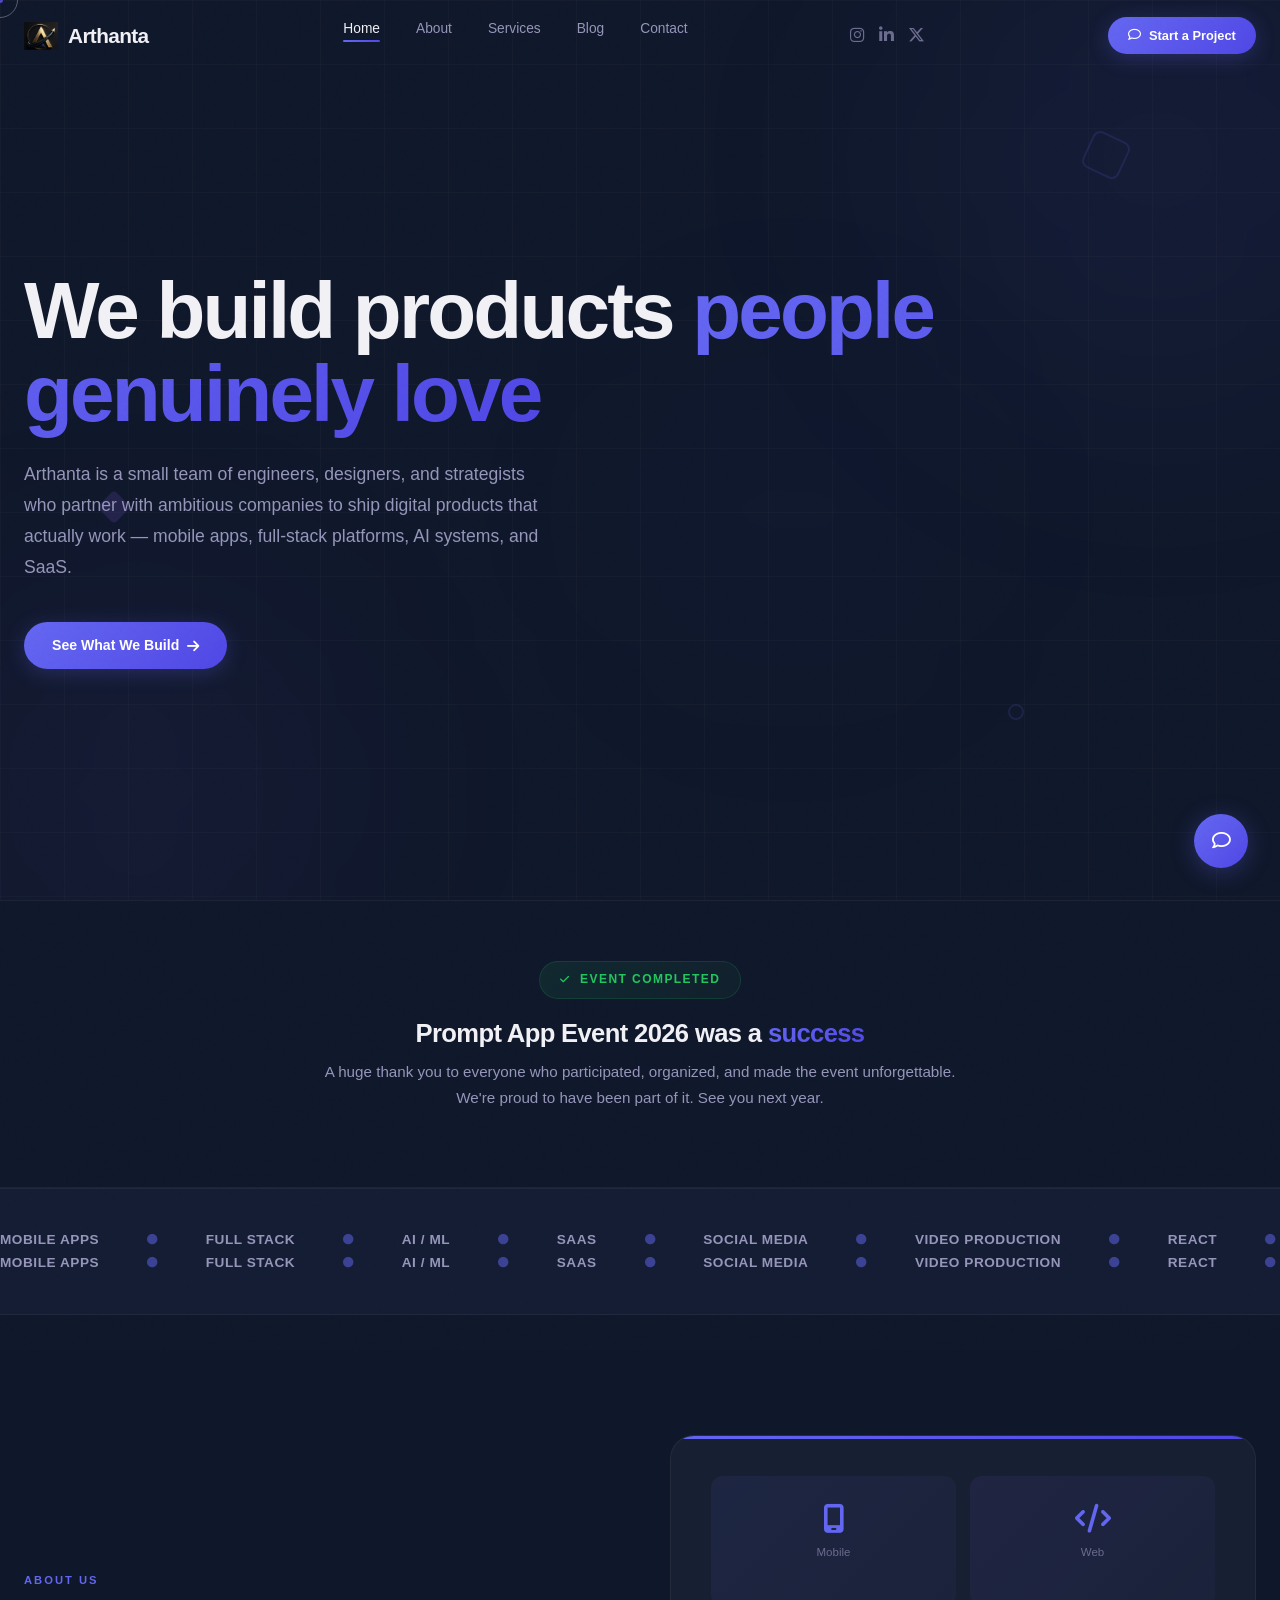
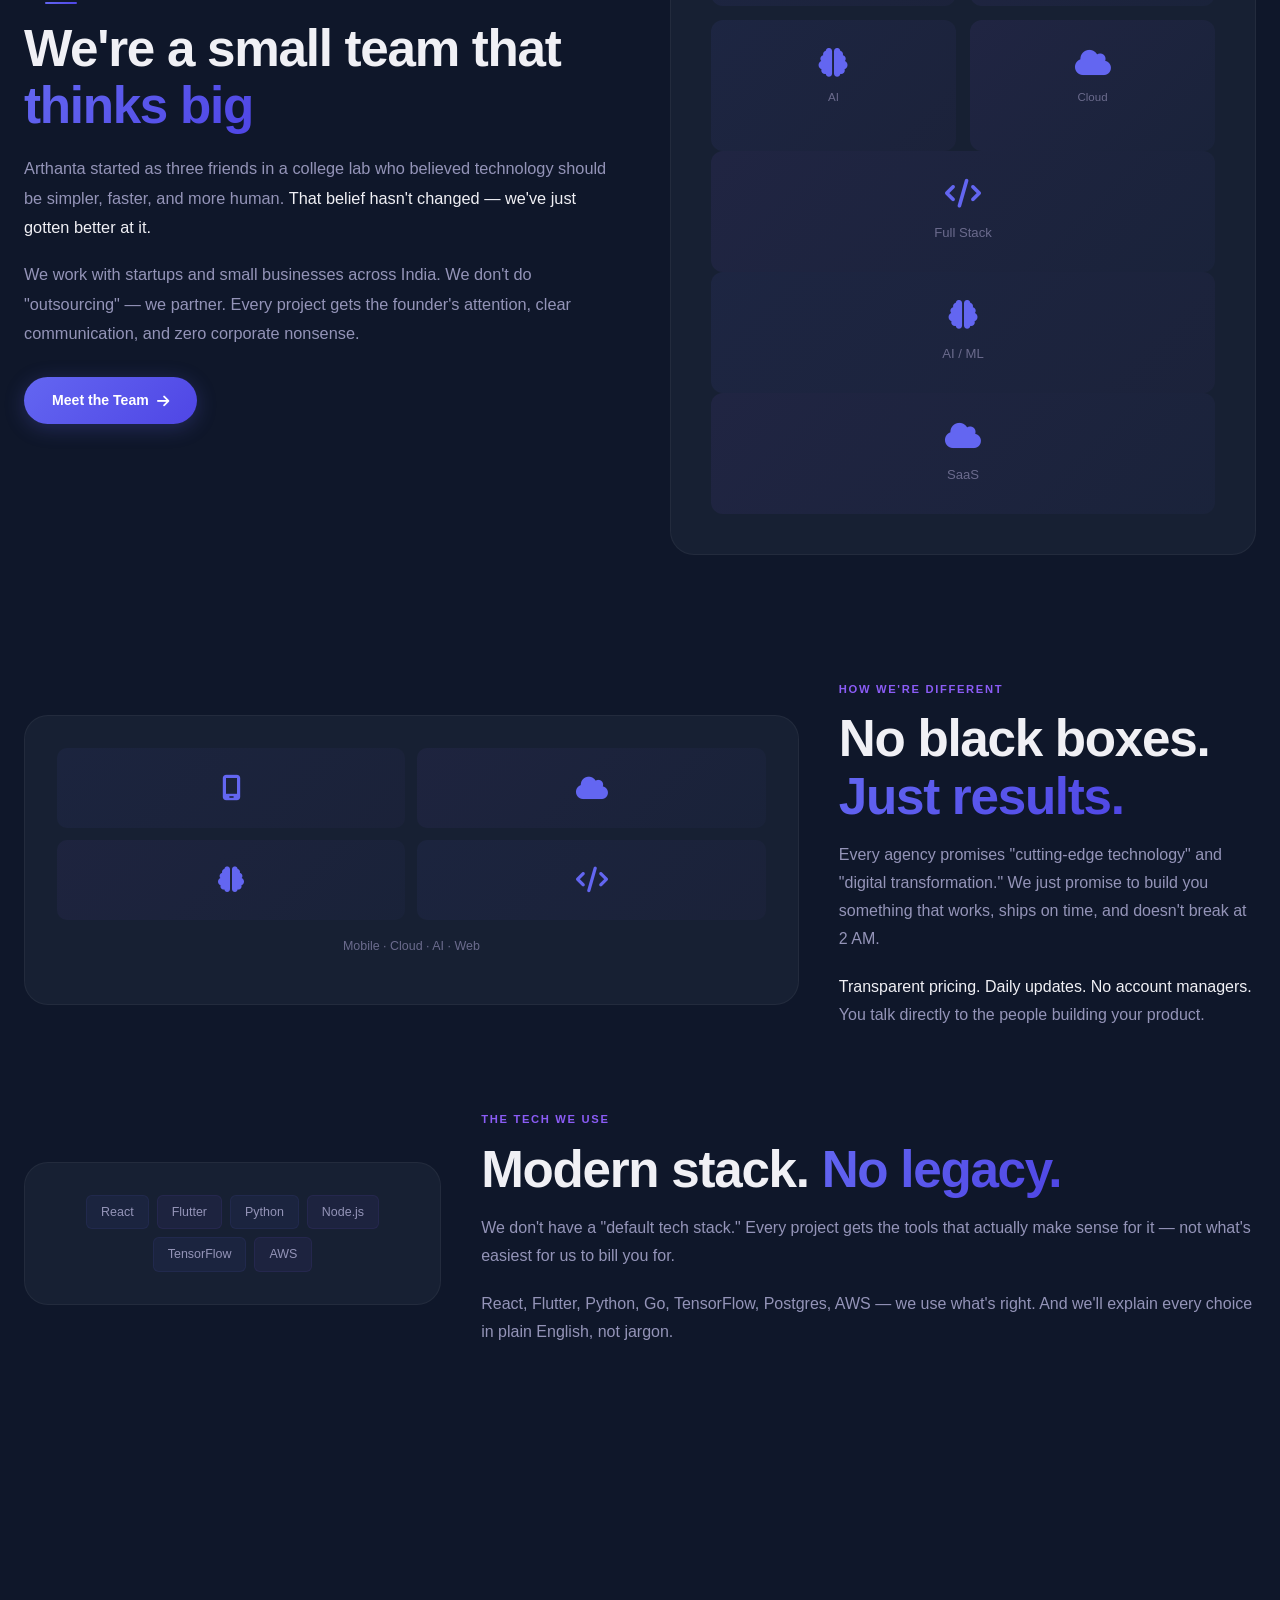
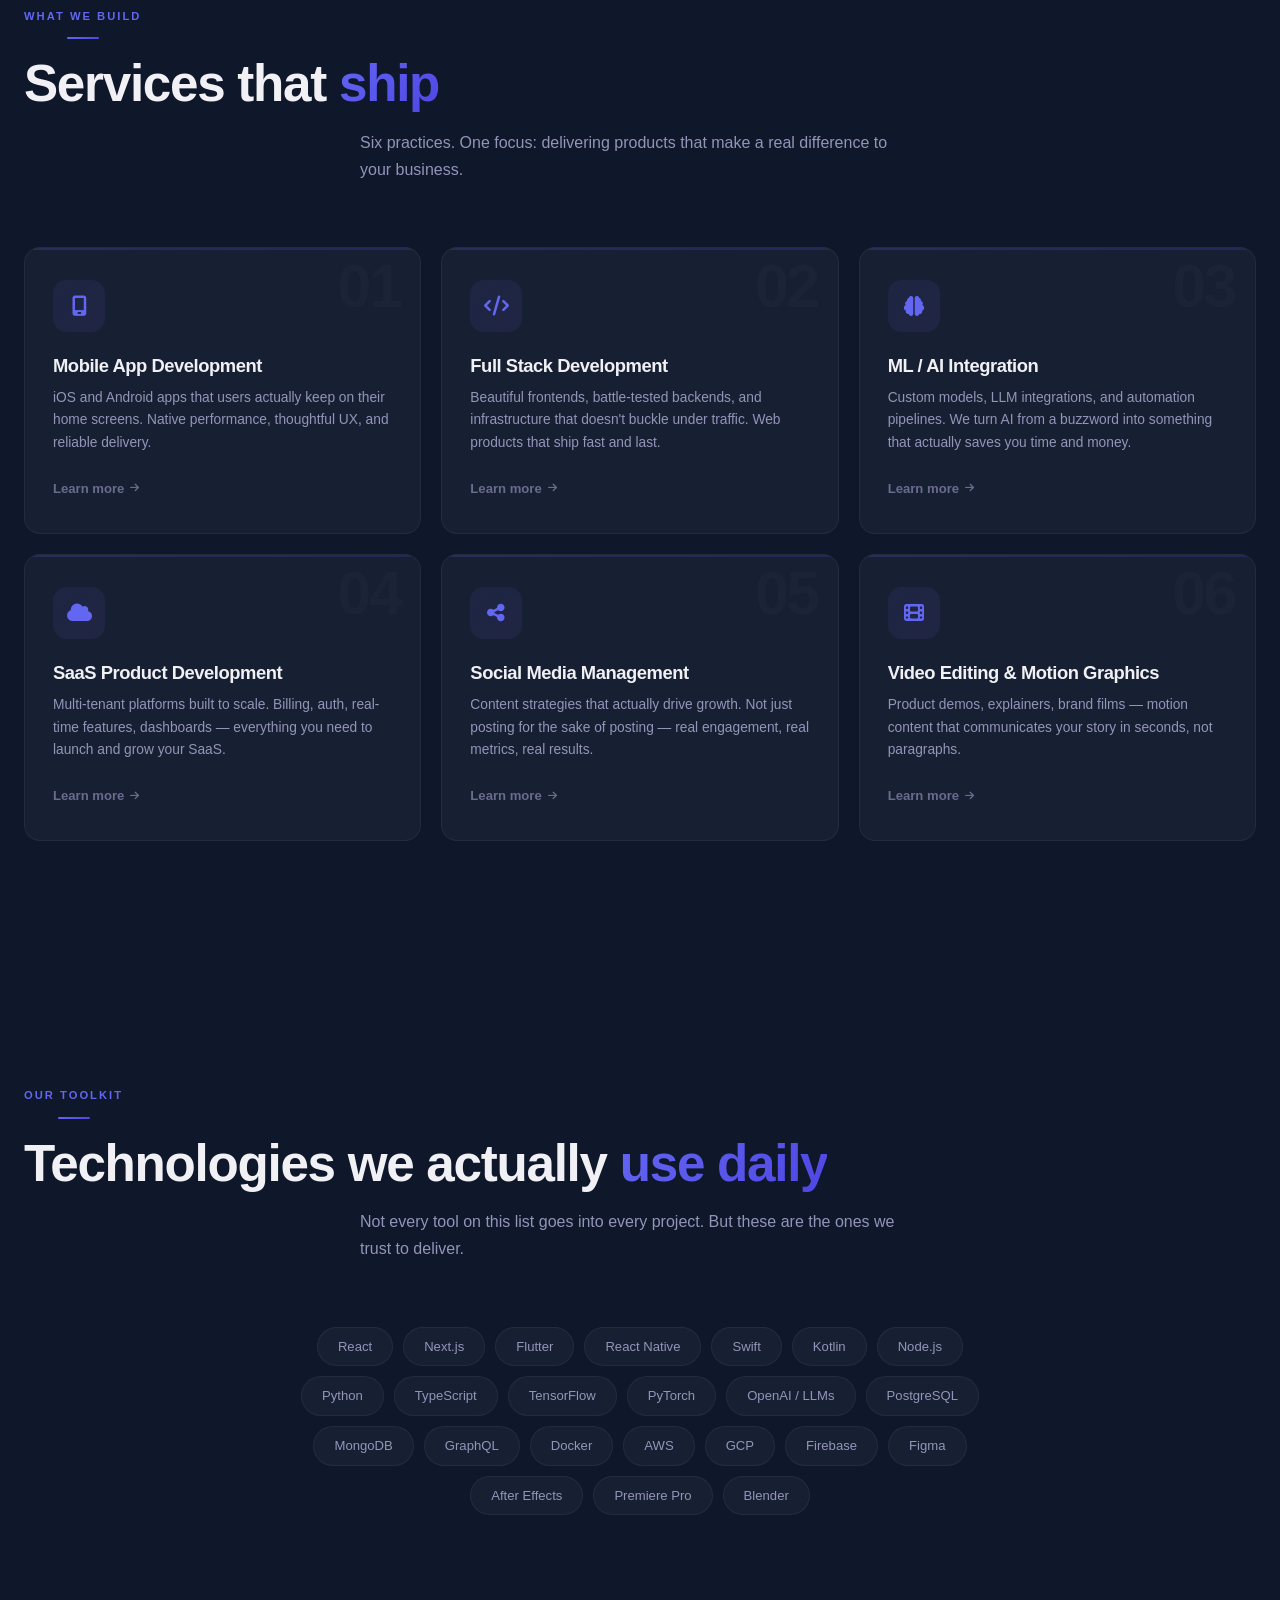
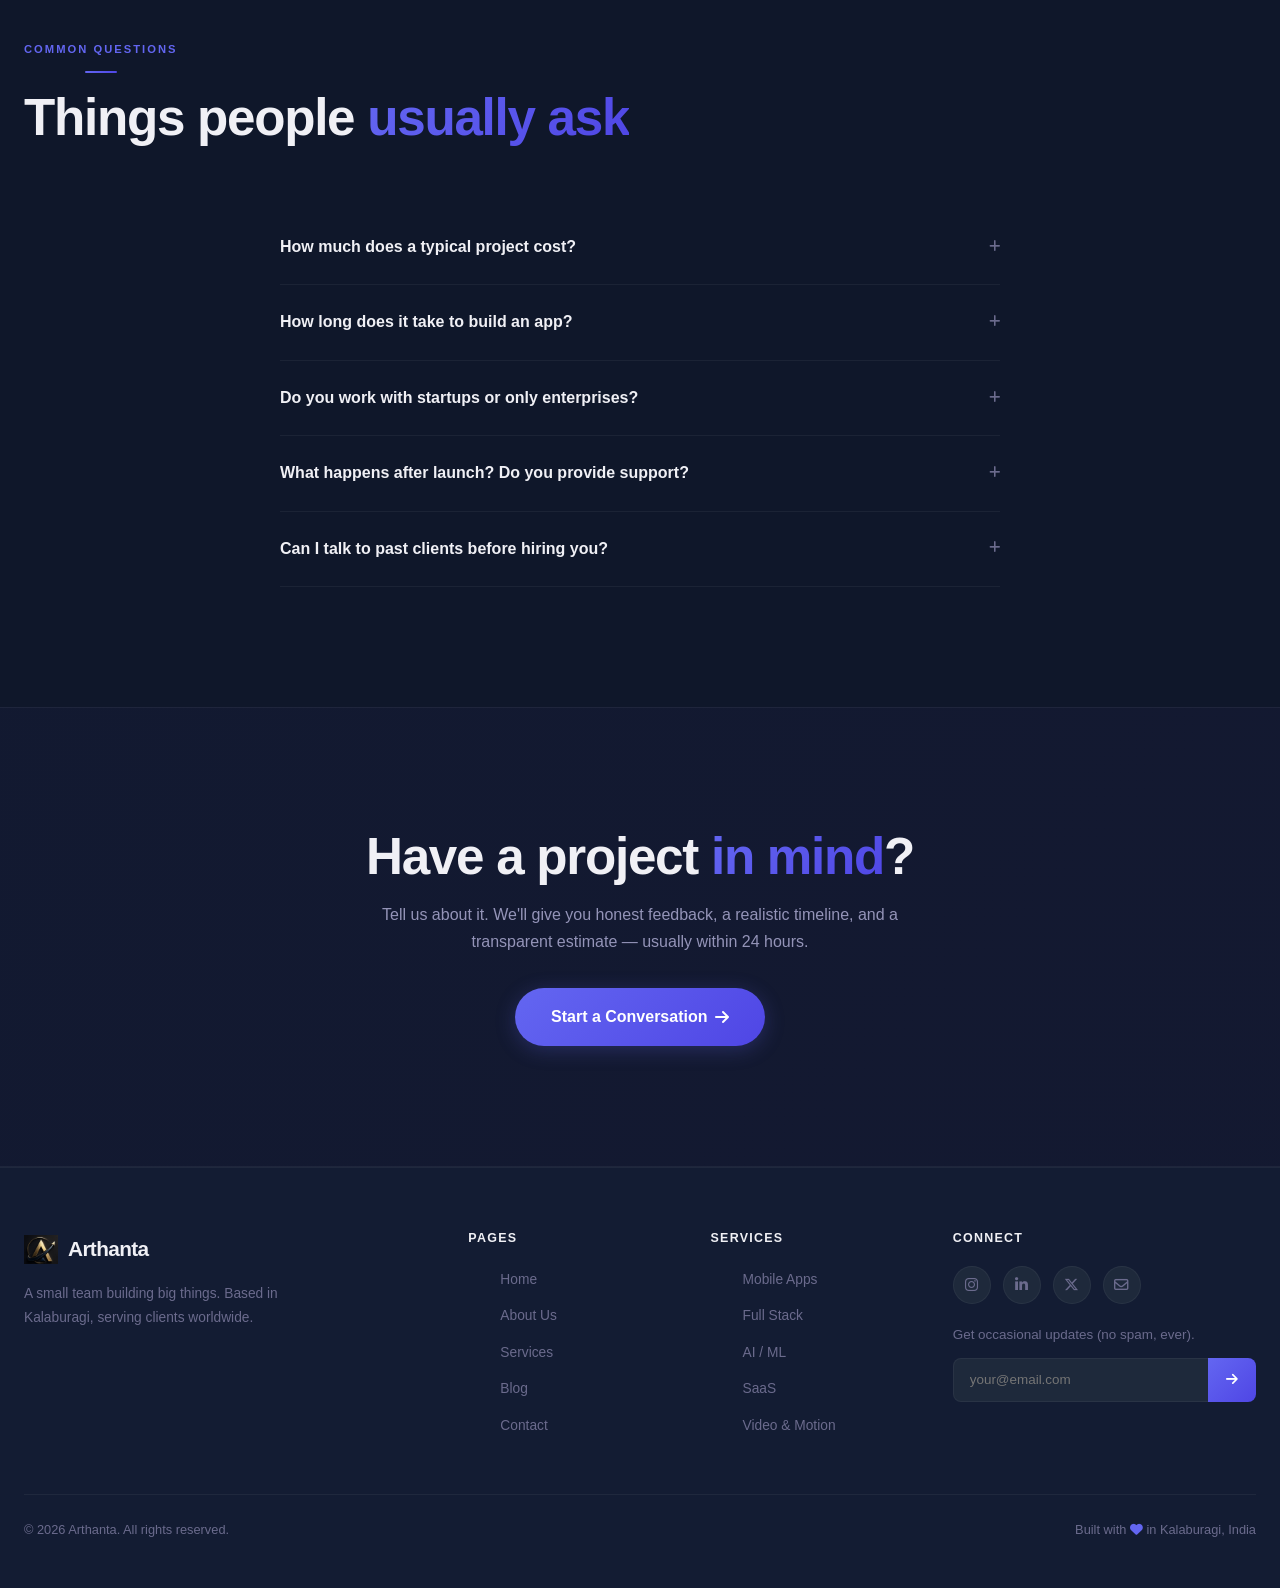
<file: index.html>
<!DOCTYPE html>
<html lang="en">
<head>
  <meta charset="UTF-8">
  <meta name="viewport" content="width=device-width, initial-scale=1.0">
  <title>Arthanta | Mobile Apps, Full Stack & AI Development Agency</title>
  <meta name="description" content="Arthanta is a technology agency building mobile apps, full-stack platforms, AI systems, and SaaS products for ambitious teams in Kalaburagi, India.">
  <meta name="author" content="Arthanta">
  <meta property="og:title" content="Arthanta — Build products people love">
  <meta property="og:description" content="Technology agency building mobile apps, full-stack platforms, AI systems, and SaaS products.">
  <meta property="og:type" content="website">
  <meta name="theme-color" content="#0F172A">
  <link rel="icon" type="image/jpeg" href="favicon.ico">
  <link rel="shortcut icon" href="favicon.ico">

  <link rel="preconnect" href="https://api.fontshare.com">
  <link rel="preconnect" href="https://fonts.gstatic.com" crossorigin>
  <link href="https://api.fontshare.com/v2/css?f[]=satoshi@400,500,600,700,800,900&f[]=general-sans@400,500,600,700&display=swap" rel="stylesheet">
  <link rel="stylesheet" href="https://cdnjs.cloudflare.com/ajax/libs/font-awesome/6.5.1/css/all.min.css">
  <link rel="stylesheet" href="https://cdn.jsdelivr.net/npm/bootstrap@5.3.2/dist/css/bootstrap.min.css">
  <link rel="stylesheet" href="css/style.css">
</head>
<body>

  <div class="loader">
    <div class="loader-logo">
      <div class="loader-ring"></div>
      <img src="logo.jpeg" alt="Arthanta" class="loader-img">
    </div>
    <div class="loader-text">ARTHANTA</div>
  </div>

  <div class="noise-overlay"></div>
  <div class="scroll-progress"></div>
  <div class="cursor-dot"></div>
  <div class="cursor-ring"></div>

  <!-- ============================================
       NAVBAR
       ============================================ -->
  <nav class="navbar" role="navigation" aria-label="Main navigation">
    <div class="navbar-inner">
      <a href="index.html" class="navbar-logo">
        <img src="logo.jpeg" alt="Arthanta" class="logo-img">
        <span>Arthanta</span>
      </a>

      <ul class="navbar-links">
        <li><a href="index.html" class="active">Home</a></li>
        <li><a href="about.html">About</a></li>
        <li><a href="services.html">Services</a></li>
        <li><a href="blog.html">Blog</a></li>
        <li><a href="contact.html">Contact</a></li>
      </ul>

      <div class="navbar-social social-morph">
        <a href="https://www.instagram.com/arthanta.tech?igsh=MXUxYXV5bG8zN2Z4bQ==" target="_blank" rel="noopener noreferrer" aria-label="Instagram"><i class="fa-brands fa-instagram"></i></a>
        <a href="https://www.linkedin.com/in/arthanta" target="_blank" rel="noopener noreferrer" aria-label="LinkedIn"><i class="fa-brands fa-linkedin-in"></i></a>
        <a href="https://x.com/ArthantaSystems" target="_blank" rel="noopener noreferrer" aria-label="X / Twitter"><i class="fa-brands fa-x-twitter"></i></a>
      </div>

      <div class="navbar-cta">
        <a href="contact.html" class="btn-arthanta btn-primary btn-sm">
          <i class="fa-regular fa-comment"></i> Start a Project
        </a>
      </div>

      <button class="navbar-toggle" aria-label="Toggle menu" aria-expanded="false">
        <span></span><span></span><span></span>
      </button>
    </div>
  </nav>

  <div class="mobile-menu-overlay"></div>
  <div class="mobile-menu">
    <a href="index.html">Home</a>
    <a href="about.html">About</a>
    <a href="services.html">Services</a>
    <a href="blog.html">Blog</a>
    <a href="contact.html">Contact</a>
    <div style="margin-top:32px;">
      <a href="contact.html" class="btn-arthanta btn-primary mobile-cta-btn" style="display:inline-flex;">
        <i class="fa-regular fa-comment"></i> Start a Project
      </a>
    </div>
    <div style="margin-top:24px;display:flex;gap:16px;">
      <a href="https://www.instagram.com/arthanta.tech?igsh=MXUxYXV5bG8zN2Z4bQ==" target="_blank" rel="noopener noreferrer" style="font-size:1.2rem;border:none;padding:0;"><i class="fa-brands fa-instagram"></i></a>
      <a href="https://www.linkedin.com/in/arthanta" target="_blank" rel="noopener noreferrer" style="font-size:1.2rem;border:none;padding:0;"><i class="fa-brands fa-linkedin-in"></i></a>
      <a href="https://x.com/ArthantaSystems" target="_blank" rel="noopener noreferrer" style="font-size:1.2rem;border:none;padding:0;"><i class="fa-brands fa-x-twitter"></i></a>
    </div>
  </div>

  <!-- ============================================
       HERO
       ============================================ -->
  <section class="hero" id="home">
    <div class="hero-bg">
      <div class="hero-grid"></div>
      <div class="hero-glow hero-glow-1"></div>
      <div class="hero-glow hero-glow-2"></div>
      <div class="hero-glow hero-glow-3"></div>
      <div class="hero-particles">
        <div class="particle"></div><div class="particle"></div><div class="particle"></div>
        <div class="particle"></div><div class="particle"></div><div class="particle"></div>
        <div class="particle"></div><div class="particle"></div><div class="particle"></div>
        <div class="particle"></div><div class="particle"></div><div class="particle"></div>
      </div>
      <div class="deco-float deco-float-1"></div>
      <div class="deco-float deco-float-2"></div>
      <div class="deco-float deco-float-3"></div>
    </div>

    <div class="hero-content">
      <h1 class="hero-title heading-xl">
        <span class="line">We build products</span>
        <span class="line text-gradient">people genuinely love</span>
      </h1>

      <p class="hero-subtitle">
        Arthanta is a small team of engineers, designers, and strategists who partner with ambitious companies to ship digital products that actually work — mobile apps, full-stack platforms, AI systems, and SaaS.
      </p>

      <div class="hero-actions">
        <a href="services.html" class="btn-arthanta btn-primary">
          See What We Build <i class="fa-solid fa-arrow-right"></i>
        </a>

      </div>
    </div>
  </section>



  <!-- ============================================
       EVENT COMPLETED
       ============================================ -->
  <section class="section" style="padding:60px 0;position:relative;overflow:hidden;border-top:1px solid var(--color-border);border-bottom:1px solid var(--color-border);">
    <div class="container-premium">
      <div class="reveal" style="text-align:center;max-width:640px;margin:0 auto;">
        <div style="display:inline-flex;align-items:center;gap:10px;padding:8px 20px;background:linear-gradient(135deg,rgba(34,197,94,0.1),rgba(34,197,94,0.05));border:1px solid rgba(34,197,94,0.15);border-radius:50px;font-size:0.75rem;font-weight:700;text-transform:uppercase;letter-spacing:0.12em;color:#22C55E;margin-bottom:20px;">
          <i class="fa-solid fa-check" style="font-size:0.65rem;"></i> Event Completed
        </div>
        <h2 class="heading-lg" style="margin-bottom:12px;font-size:1.6rem;">
          Prompt App Event 2026 was a <span class="text-gradient">success</span>
        </h2>
        <p style="color:var(--color-text-secondary);font-size:0.95rem;line-height:1.7;">
          A huge thank you to everyone who participated, organized, and made the event unforgettable. We're proud to have been part of it. See you next year.
        </p>
      </div>
    </div>
  </section>

  <!-- ============================================
       MARQUEE
       ============================================ -->
  <div class="marquee-section">
    <div class="marquee-wrapper" style="overflow:hidden;">
      <div class="marquee-track">
        <span class="marquee-item"><strong>Mobile Apps</strong> <i class="fa-solid fa-circle"></i> <strong>Full Stack</strong> <i class="fa-solid fa-circle"></i> <strong>AI / ML</strong> <i class="fa-solid fa-circle"></i> <strong>SaaS</strong> <i class="fa-solid fa-circle"></i> <strong>Social Media</strong> <i class="fa-solid fa-circle"></i> <strong>Video Production</strong> <i class="fa-solid fa-circle"></i></span>
        <span class="marquee-item"><strong>React</strong> <i class="fa-solid fa-circle"></i> <strong>Flutter</strong> <i class="fa-solid fa-circle"></i> <strong>Python</strong> <i class="fa-solid fa-circle"></i> <strong>Node.js</strong> <i class="fa-solid fa-circle"></i> <strong>TensorFlow</strong> <i class="fa-solid fa-circle"></i> <strong>Swift</strong> <i class="fa-solid fa-circle"></i></span>
        <span class="marquee-item"><strong>iOS & Android</strong> <i class="fa-solid fa-circle"></i> <strong>Web Apps</strong> <i class="fa-solid fa-circle"></i> <strong>AI Pipelines</strong> <i class="fa-solid fa-circle"></i> <strong>Cloud Platforms</strong> <i class="fa-solid fa-circle"></i> <strong>Motion Design</strong> <i class="fa-solid fa-circle"></i></span>
      </div>
    </div>
  </div>

  <!-- ============================================
       ABOUT TEASER
       ============================================ -->
  <section class="section" id="about">
    <div class="container-premium">
      <div class="about-teaser-grid">
        <div class="reveal-left">
          <span class="section-label">About Us</span>
          <h2 class="heading-lg" style="margin-bottom:20px;">
            We're a small team that <span class="text-gradient">thinks big</span>
          </h2>
          <p style="color:var(--color-text-secondary);font-size:1.02rem;line-height:1.8;margin-bottom:18px;">
            Arthanta started as three friends in a college lab who believed technology should be simpler, faster, and more human. <span style="color:var(--color-text);font-weight:500;">That belief hasn't changed — we've just gotten better at it.</span>
          </p>
          <p style="color:var(--color-text-secondary);font-size:1.02rem;line-height:1.8;margin-bottom:28px;">
            We work with startups and small businesses across India. We don't do "outsourcing" — we partner. Every project gets the founder's attention, clear communication, and zero corporate nonsense.
          </p>
          <a href="about.html" class="btn-arthanta btn-primary">
            Meet the Team <i class="fa-solid fa-arrow-right"></i>
          </a>
        </div>

        <div class="reveal-right">
          <div class="about-teaser-visual">
            <div class="visual-box">
            <div class="visual-box-grid" style="display:grid;grid-template-columns:1fr 1fr;gap:14px;">
                <div style="background:linear-gradient(135deg,rgba(99,102,241,0.08),rgba(139,92,246,0.04));border-radius:12px;padding:28px;text-align:center;">
                  <i class="fa-solid fa-mobile-screen" style="font-size:1.8rem;color:var(--color-accent-indigo);"></i>
                  <p style="color:var(--color-text-muted);font-size:0.72rem;margin-top:6px;">Mobile</p>
                </div>
                <div style="background:linear-gradient(135deg,rgba(139,92,246,0.08),rgba(99,102,241,0.04));border-radius:12px;padding:28px;text-align:center;">
                  <i class="fa-solid fa-code" style="font-size:1.8rem;color:var(--color-accent-indigo);"></i>
                  <p style="color:var(--color-text-muted);font-size:0.72rem;margin-top:6px;">Web</p>
                </div>
                <div style="background:linear-gradient(135deg,rgba(99,102,241,0.08),rgba(139,92,246,0.04));border-radius:12px;padding:28px;text-align:center;">
                  <i class="fa-solid fa-brain" style="font-size:1.8rem;color:var(--color-accent-indigo);"></i>
                  <p style="color:var(--color-text-muted);font-size:0.72rem;margin-top:6px;">AI</p>
                </div>
                <div style="background:linear-gradient(135deg,rgba(139,92,246,0.08),rgba(99,102,241,0.04));border-radius:12px;padding:28px;text-align:center;">
                  <i class="fa-solid fa-cloud" style="font-size:1.8rem;color:var(--color-accent-indigo);"></i>
                  <p style="color:var(--color-text-muted);font-size:0.72rem;margin-top:6px;">Cloud</p>
                </div>
              </div>
                <div style="background:linear-gradient(135deg,rgba(139,92,246,0.08),rgba(99,102,241,0.04));border-radius:12px;padding:28px;text-align:center;">
                  <i class="fa-solid fa-code" style="font-size:1.8rem;color:var(--color-accent-indigo);"></i>
                  <div style="font-size:0.82rem;color:var(--color-text-muted);font-weight:500;margin-top:10px;">Full Stack</div>
                </div>
                <div style="background:linear-gradient(135deg,rgba(99,102,241,0.08),rgba(139,92,246,0.04));border-radius:12px;padding:28px;text-align:center;">
                  <i class="fa-solid fa-brain" style="font-size:1.8rem;color:var(--color-accent-indigo);"></i>
                  <div style="font-size:0.82rem;color:var(--color-text-muted);font-weight:500;margin-top:10px;">AI / ML</div>
                </div>
                <div style="background:linear-gradient(135deg,rgba(139,92,246,0.08),rgba(99,102,241,0.04));border-radius:12px;padding:28px;text-align:center;">
                  <i class="fa-solid fa-cloud" style="font-size:1.8rem;color:var(--color-accent-indigo);"></i>
                  <div style="font-size:0.82rem;color:var(--color-text-muted);font-weight:500;margin-top:10px;">SaaS</div>
                </div>
              </div>
            </div>
          </div>
        </div>
      </div>
    </div>
  </section>

  <!-- ============================================
       SHOWCASE (Asymmetrical)
       ============================================ -->
  <section class="section" style="padding-top:0;">
    <div class="container-premium">
      <div class="showcase-row reveal">
        <div class="showcase-visual">
          <div class="visual-box gradient-border" style="padding:32px;">
            <div class="visual-box-grid" style="display:grid;grid-template-columns:1fr 1fr;gap:12px;">
              <div style="height:80px;background:linear-gradient(135deg,rgba(99,102,241,0.06),rgba(139,92,246,0.03));border-radius:10px;display:flex;align-items:center;justify-content:center;font-size:1.6rem;color:var(--color-accent-indigo);"><i class="fa-solid fa-mobile-screen"></i></div>
              <div style="height:80px;background:linear-gradient(135deg,rgba(139,92,246,0.06),rgba(99,102,241,0.03));border-radius:10px;display:flex;align-items:center;justify-content:center;font-size:1.6rem;color:var(--color-accent-indigo);"><i class="fa-solid fa-cloud"></i></div>
              <div style="height:80px;background:linear-gradient(135deg,rgba(139,92,246,0.06),rgba(99,102,241,0.03));border-radius:10px;display:flex;align-items:center;justify-content:center;font-size:1.6rem;color:var(--color-accent-indigo);"><i class="fa-solid fa-brain"></i></div>
              <div style="height:80px;background:linear-gradient(135deg,rgba(99,102,241,0.06),rgba(139,92,246,0.03));border-radius:10px;display:flex;align-items:center;justify-content:center;font-size:1.6rem;color:var(--color-accent-indigo);"><i class="fa-solid fa-code"></i></div>
            </div>
            <p style="color:var(--color-text-muted);font-size:0.78rem;text-align:center;margin-top:16px;">Mobile &middot; Cloud &middot; AI &middot; Web</p>
          </div>
        </div>
        <div class="showcase-content">
          <div class="showcase-tag">How we're different</div>
          <h2 class="heading-lg" style="margin-bottom:16px;">
            No black boxes. <span class="text-gradient">Just results.</span>
          </h2>
          <p style="color:var(--color-text-secondary);font-size:1rem;line-height:1.75;margin-bottom:20px;">
            Every agency promises "cutting-edge technology" and "digital transformation." We just promise to build you something that works, ships on time, and doesn't break at 2 AM.
          </p>
          <p style="color:var(--color-text-secondary);font-size:1rem;line-height:1.75;">
            <span style="color:var(--color-text);font-weight:500;">Transparent pricing. Daily updates. No account managers.</span> You talk directly to the people building your product.
          </p>
        </div>
      </div>

      <div class="showcase-row reverse reveal" style="margin-top:60px;">
        <div class="showcase-content">
          <div class="showcase-tag">The tech we use</div>
          <h2 class="heading-lg" style="margin-bottom:16px;">
            Modern stack. <span class="text-gradient">No legacy.</span>
          </h2>
          <p style="color:var(--color-text-secondary);font-size:1rem;line-height:1.75;margin-bottom:20px;">
            We don't have a "default tech stack." Every project gets the tools that actually make sense for it — not what's easiest for us to bill you for.
          </p>
          <p style="color:var(--color-text-secondary);font-size:1rem;line-height:1.75;">
            React, Flutter, Python, Go, TensorFlow, Postgres, AWS — we use what's right. And we'll explain every choice in plain English, not jargon.
          </p>
        </div>
        <div class="showcase-visual">
          <div class="visual-box gradient-border" style="padding:32px;">
            <div style="display:flex;flex-wrap:wrap;gap:8px;justify-content:center;">
              <span style="padding:6px 14px;background:rgba(99,102,241,0.06);border:1px solid rgba(99,102,241,0.08);border-radius:6px;font-size:0.78rem;color:var(--color-text-secondary);font-weight:500;">React</span>
              <span style="padding:6px 14px;background:rgba(139,92,246,0.06);border:1px solid rgba(139,92,246,0.08);border-radius:6px;font-size:0.78rem;color:var(--color-text-secondary);font-weight:500;">Flutter</span>
              <span style="padding:6px 14px;background:rgba(99,102,241,0.06);border:1px solid rgba(99,102,241,0.08);border-radius:6px;font-size:0.78rem;color:var(--color-text-secondary);font-weight:500;">Python</span>
              <span style="padding:6px 14px;background:rgba(139,92,246,0.06);border:1px solid rgba(139,92,246,0.08);border-radius:6px;font-size:0.78rem;color:var(--color-text-secondary);font-weight:500;">Node.js</span>
              <span style="padding:6px 14px;background:rgba(99,102,241,0.06);border:1px solid rgba(99,102,241,0.08);border-radius:6px;font-size:0.78rem;color:var(--color-text-secondary);font-weight:500;">TensorFlow</span>
              <span style="padding:6px 14px;background:rgba(139,92,246,0.06);border:1px solid rgba(139,92,246,0.08);border-radius:6px;font-size:0.78rem;color:var(--color-text-secondary);font-weight:500;">AWS</span>
            </div>
          </div>
        </div>
      </div>
    </div>
  </section>

  <!-- ============================================
       SERVICES
       ============================================ -->
  <section class="section" id="services">
    <div class="container-premium">
      <div class="section-header reveal">
        <span class="section-label">What We Build</span>
        <h2 class="heading-lg">Services that <span class="text-gradient">ship</span></h2>
        <p class="section-subtitle">Six practices. One focus: delivering products that make a real difference to your business.</p>
      </div>

      <div class="services-grid stagger-children">
        <div class="service-card card-float" data-service="mobile-app">
          <span class="card-num">01</span>
          <div class="service-card-icon icon-pulse"><i class="fa-solid fa-mobile-screen"></i></div>
          <h3>Mobile App Development</h3>
          <p>iOS and Android apps that users actually keep on their home screens. Native performance, thoughtful UX, and reliable delivery.</p>
          <span class="card-cta">Learn more <i class="fa-solid fa-arrow-right"></i></span>
        </div>

        <div class="service-card card-float" data-service="fullstack">
          <span class="card-num">02</span>
          <div class="service-card-icon icon-pulse"><i class="fa-solid fa-code"></i></div>
          <h3>Full Stack Development</h3>
          <p>Beautiful frontends, battle-tested backends, and infrastructure that doesn't buckle under traffic. Web products that ship fast and last.</p>
          <span class="card-cta">Learn more <i class="fa-solid fa-arrow-right"></i></span>
        </div>

        <div class="service-card card-float" data-service="ml-ai">
          <span class="card-num">03</span>
          <div class="service-card-icon icon-pulse"><i class="fa-solid fa-brain"></i></div>
          <h3>ML / AI Integration</h3>
          <p>Custom models, LLM integrations, and automation pipelines. We turn AI from a buzzword into something that actually saves you time and money.</p>
          <span class="card-cta">Learn more <i class="fa-solid fa-arrow-right"></i></span>
        </div>

        <div class="service-card card-float" data-service="saas">
          <span class="card-num">04</span>
          <div class="service-card-icon icon-pulse"><i class="fa-solid fa-cloud"></i></div>
          <h3>SaaS Product Development</h3>
          <p>Multi-tenant platforms built to scale. Billing, auth, real-time features, dashboards — everything you need to launch and grow your SaaS.</p>
          <span class="card-cta">Learn more <i class="fa-solid fa-arrow-right"></i></span>
        </div>

        <div class="service-card card-float" data-service="social-media">
          <span class="card-num">05</span>
          <div class="service-card-icon icon-pulse"><i class="fa-solid fa-share-nodes"></i></div>
          <h3>Social Media Management</h3>
          <p>Content strategies that actually drive growth. Not just posting for the sake of posting — real engagement, real metrics, real results.</p>
          <span class="card-cta">Learn more <i class="fa-solid fa-arrow-right"></i></span>
        </div>

        <div class="service-card card-float" data-service="video-editing">
          <span class="card-num">06</span>
          <div class="service-card-icon icon-pulse"><i class="fa-solid fa-film"></i></div>
          <h3>Video Editing & Motion Graphics</h3>
          <p>Product demos, explainers, brand films — motion content that communicates your story in seconds, not paragraphs.</p>
          <span class="card-cta">Learn more <i class="fa-solid fa-arrow-right"></i></span>
        </div>
      </div>
    </div>
  </section>

  <!-- ============================================
       SUPERPOWERS
       ============================================ -->
  <section class="section" id="superpowers">
    <div class="container-premium">
      <div class="section-header reveal">
        <span class="section-label">Our Toolkit</span>
        <h2 class="heading-lg">Technologies we actually <span class="text-gradient">use daily</span></h2>
        <p class="section-subtitle">Not every tool on this list goes into every project. But these are the ones we trust to deliver.</p>
      </div>

      <div class="superpowers-grid reveal">
        <span class="superpower-tag">React</span>
        <span class="superpower-tag">Next.js</span>
        <span class="superpower-tag">Flutter</span>
        <span class="superpower-tag">React Native</span>
        <span class="superpower-tag">Swift</span>
        <span class="superpower-tag">Kotlin</span>
        <span class="superpower-tag">Node.js</span>
        <span class="superpower-tag">Python</span>
        <span class="superpower-tag">TypeScript</span>
        <span class="superpower-tag">TensorFlow</span>
        <span class="superpower-tag">PyTorch</span>
        <span class="superpower-tag">OpenAI / LLMs</span>
        <span class="superpower-tag">PostgreSQL</span>
        <span class="superpower-tag">MongoDB</span>
        <span class="superpower-tag">GraphQL</span>
        <span class="superpower-tag">Docker</span>
        <span class="superpower-tag">AWS</span>
        <span class="superpower-tag">GCP</span>
        <span class="superpower-tag">Firebase</span>
        <span class="superpower-tag">Figma</span>
        <span class="superpower-tag">After Effects</span>
        <span class="superpower-tag">Premiere Pro</span>
        <span class="superpower-tag">Blender</span>
      </div>
    </div>
  </section>

  <!-- ============================================
       FAQ
       ============================================ -->
  <section class="section" id="faq" style="padding-top:0;">
    <div class="container-premium">
      <div class="section-header reveal">
        <span class="section-label">Common Questions</span>
        <h2 class="heading-lg">Things people <span class="text-gradient">usually ask</span></h2>
      </div>

      <div class="faq-list reveal">
        <div class="faq-item">
          <button class="faq-question">
            <span>How much does a typical project cost?</span>
            <i class="fa-solid fa-plus"></i>
          </button>
          <div class="faq-answer">
            <p>It depends on scope, but we're transparent about pricing from day one. Most projects range from Rs.3L to Rs.25L. We'll give you a detailed estimate after a free discovery call — no pressure, no sales pitch.</p>
          </div>
        </div>
        <div class="faq-item">
          <button class="faq-question">
            <span>How long does it take to build an app?</span>
            <i class="fa-solid fa-plus"></i>
          </button>
          <div class="faq-answer">
            <p>A well-scoped MVP typically takes 8-14 weeks. Complex platforms can take 4-6 months. We'll break it into phases so you're not waiting months to see something real.</p>
          </div>
        </div>
        <div class="faq-item">
          <button class="faq-question">
            <span>Do you work with startups or only enterprises?</span>
            <i class="fa-solid fa-plus"></i>
          </button>
          <div class="faq-answer">
            <p>Both. We've built MVPs for pre-seed startups and enterprise platforms serving thousands of users. What matters to us is the quality of the idea and the team behind it — not the size of your company.</p>
          </div>
        </div>
        <div class="faq-item">
          <button class="faq-question">
            <span>What happens after launch? Do you provide support?</span>
            <i class="fa-solid fa-plus"></i>
          </button>
          <div class="faq-answer">
            <p>Absolutely. We offer post-launch maintenance, monitoring, and ongoing development retainer options. We don't build and disappear — we're invested in your product's long-term success.</p>
          </div>
        </div>
        <div class="faq-item">
          <button class="faq-question">
            <span>Can I talk to past clients before hiring you?</span>
            <i class="fa-solid fa-plus"></i>
          </button>
          <div class="faq-answer">
            <p>Yes, and we encourage it. We'll connect you with founders and product leads who can speak honestly about their experience working with us. No filtered references — just real conversations.</p>
          </div>
        </div>
      </div>
    </div>
  </section>

  <!-- ============================================
       CONTACT CTA
       ============================================ -->
  <section class="section cta-section" id="contact">
    <div class="container-premium">
      <div class="cta-content reveal">
        <h2 class="heading-lg">Have a project <span class="text-gradient">in mind</span>?</h2>
        <p>Tell us about it. We'll give you honest feedback, a realistic timeline, and a transparent estimate — usually within 24 hours.</p>
        <a href="contact.html" class="btn-arthanta btn-primary btn-lg">
          Start a Conversation <i class="fa-solid fa-arrow-right"></i>
        </a>
      </div>
    </div>
  </section>

  <!-- ============================================
       FOOTER
       ============================================ -->
  <footer class="footer">
    <div class="footer-grid">
      <div class="footer-brand">
        <a href="index.html" class="navbar-logo" style="margin-bottom:16px;">
          <img src="logo.jpeg" alt="Arthanta" class="logo-img">
          <span>Arthanta</span>
        </a>
        <p>A small team building big things. Based in Kalaburagi, serving clients worldwide.</p>
      </div>
      <div>
        <h4 class="footer-heading">Pages</h4>
        <ul class="footer-links">
          <li><a href="index.html">Home</a></li>
          <li><a href="about.html">About Us</a></li>
          <li><a href="services.html">Services</a></li>
          <li><a href="blog.html">Blog</a></li>
          <li><a href="contact.html">Contact</a></li>
        </ul>
      </div>
      <div>
        <h4 class="footer-heading">Services</h4>
        <ul class="footer-links">
          <li><a href="services.html">Mobile Apps</a></li>
          <li><a href="services.html">Full Stack</a></li>
          <li><a href="services.html">AI / ML</a></li>
          <li><a href="services.html">SaaS</a></li>
          <li><a href="services.html">Video & Motion</a></li>
        </ul>
      </div>
      <div>
        <h4 class="footer-heading">Connect</h4>
        <div class="footer-social social-morph">
          <a href="https://www.instagram.com/arthanta.tech?igsh=MXUxYXV5bG8zN2Z4bQ==" target="_blank" rel="noopener noreferrer" aria-label="Instagram"><i class="fa-brands fa-instagram"></i></a>
          <a href="https://www.linkedin.com/in/arthanta" target="_blank" rel="noopener noreferrer" aria-label="LinkedIn"><i class="fa-brands fa-linkedin-in"></i></a>
          <a href="https://x.com/ArthantaSystems" target="_blank" rel="noopener noreferrer" aria-label="X / Twitter"><i class="fa-brands fa-x-twitter"></i></a>
          <a href="mailto:arthanta.systems@gmail.com" aria-label="Email"><i class="fa-regular fa-envelope"></i></a>
        </div>
        <div class="footer-newsletter">
          <p>Get occasional updates (no spam, ever).</p>
          <form action="https://formspree.io/f/mojroqne" method="POST">
            <input type="hidden" name="_subject" value="Newsletter Subscription — Arthanta">
            <div class="input-group">
              <input type="email" name="email" placeholder="your@email.com" required aria-label="Email">
              <button type="submit"><i class="fa-solid fa-arrow-right"></i></button>
            </div>
          </form>
        </div>
      </div>
    </div>
    <div class="footer-bottom">
      <p>&copy; 2026 Arthanta. All rights reserved.</p>
      <p>Built with <i class="fa-solid fa-heart" style="color:#6366F1;"></i> in Kalaburagi, India</p>
    </div>
  </footer>

  <!-- ============================================
       MODAL
       ============================================ -->
  <div class="modal-overlay" role="dialog" aria-modal="true" aria-label="Service details">
    <div class="modal">
      <div class="modal-header">
        <div class="modal-header-icon"><i class="fa-solid fa-mobile-screen"></i></div>
        <button class="modal-close" aria-label="Close"><i class="fa-solid fa-xmark"></i></button>
      </div>
      <div class="modal-body">
      </div>
    </div>
  </div>

  <div class="floating-cta">
    <span class="cta-tooltip">Free Consultation</span>
    <a href="contact.html" class="floating-btn" aria-label="Get free consultation">
      <i class="fa-regular fa-comment"></i>
    </a>
  </div>

  <script src="https://cdn.jsdelivr.net/npm/bootstrap@5.3.2/dist/js/bootstrap.bundle.min.js"></script>
  <script src="js/script.js"></script>
</body>
</html>
</file>
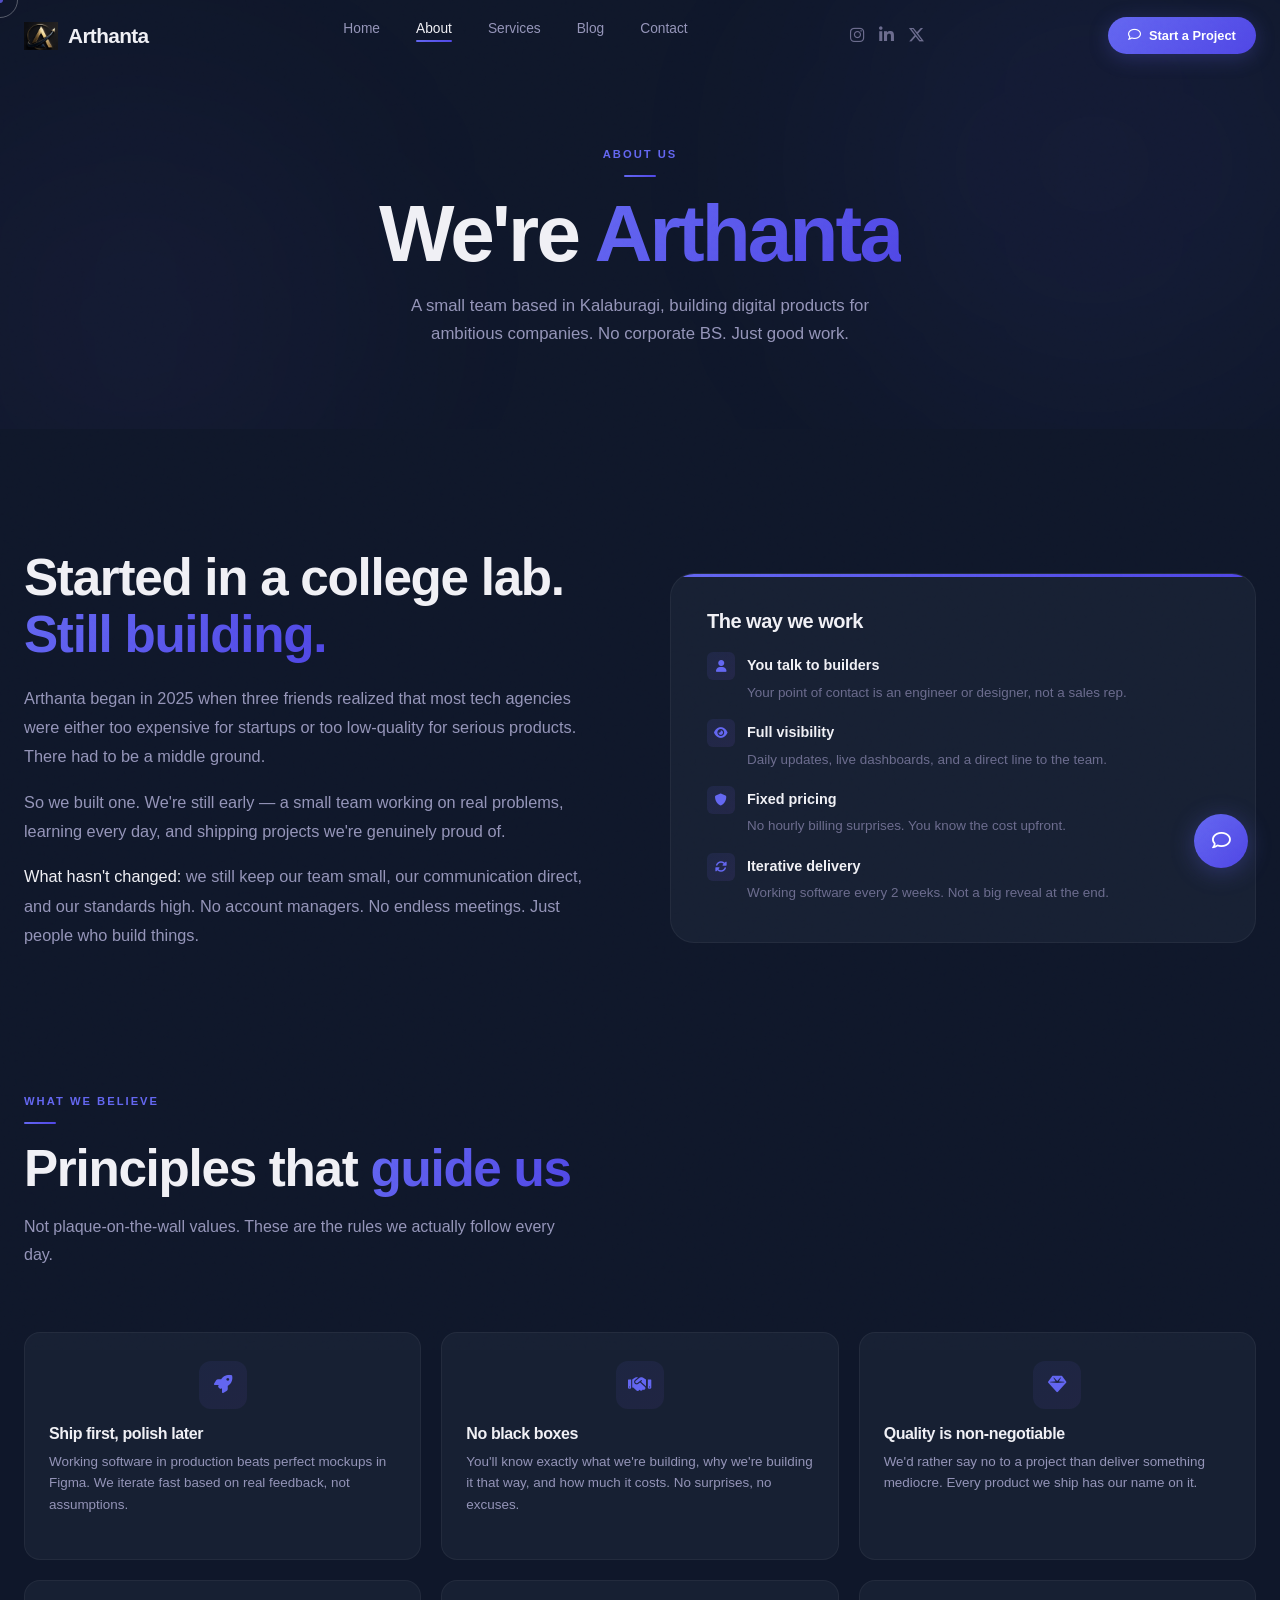
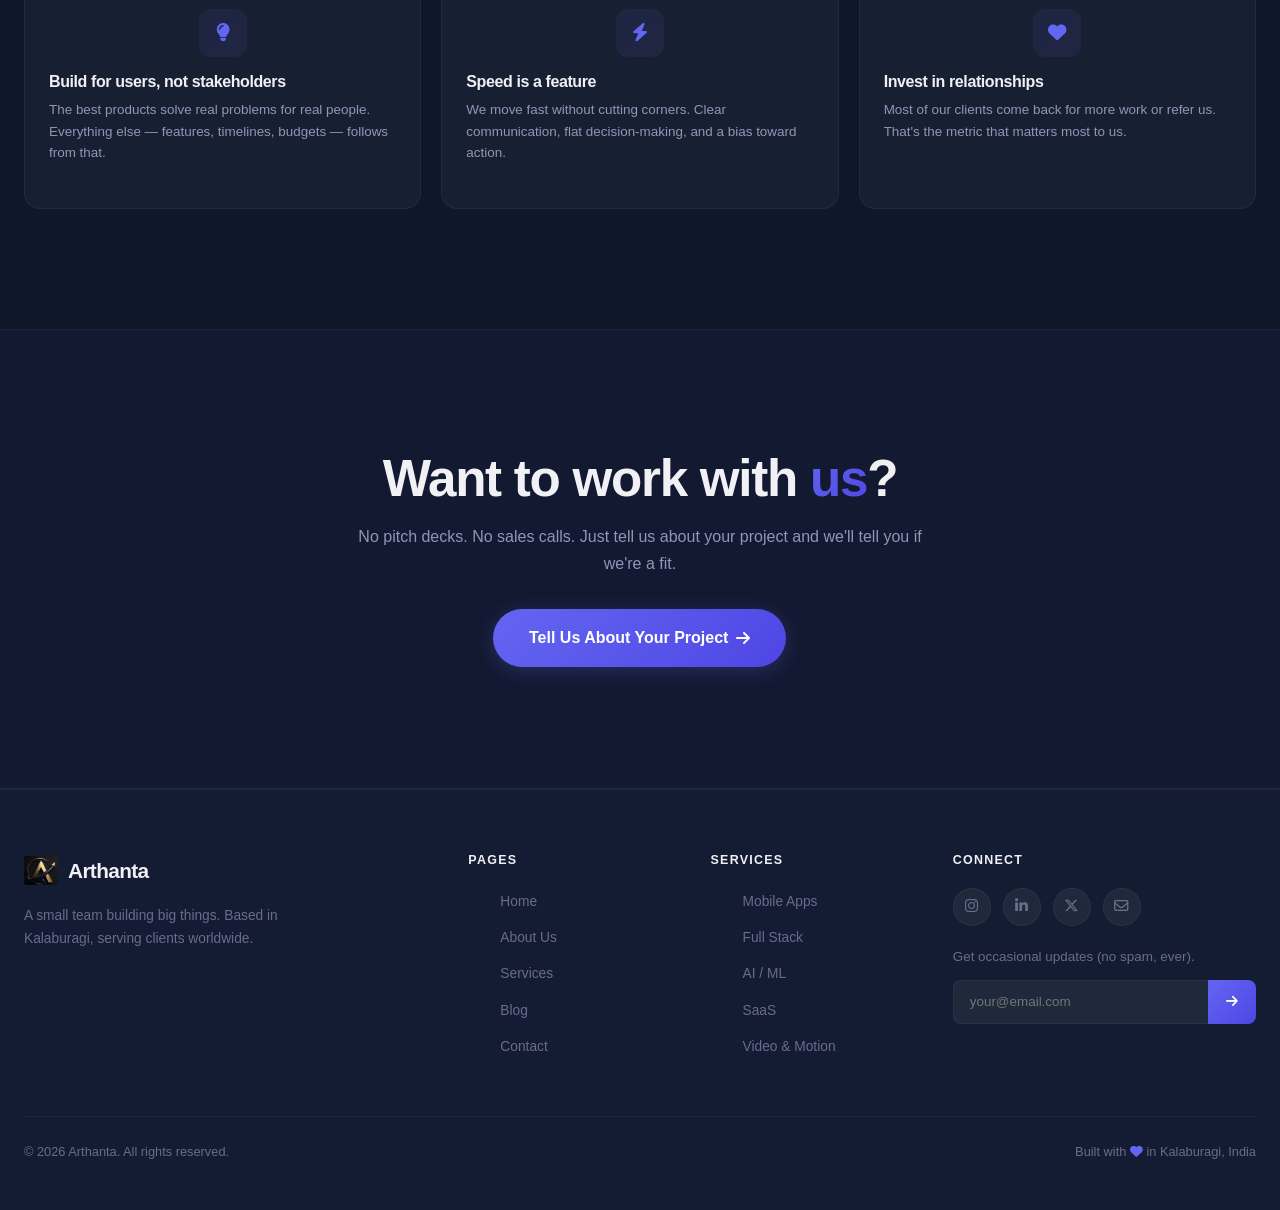
<file: about.html>
<!DOCTYPE html>
<html lang="en">
<head>
  <meta charset="UTF-8">
  <meta name="viewport" content="width=device-width, initial-scale=1.0">
  <title>About Arthanta | Small Team, Big Ambitions — Kalaburagi</title>
  <meta name="description" content="Arthanta started as three friends in a college lab. Today we build mobile apps, full-stack platforms, and AI solutions from Kalaburagi, India.">
  <meta property="og:title" content="About — Arthanta">
  <meta property="og:description" content="Small team. Big ambitions. Based in Kalaburagi, India.">
  <meta name="theme-color" content="#0a0a0f">
  <link rel="icon" type="image/jpeg" href="favicon.ico">
  <link rel="shortcut icon" href="favicon.ico">

  <link rel="preconnect" href="https://api.fontshare.com">
  <link rel="preconnect" href="https://fonts.gstatic.com" crossorigin>
  <link href="https://api.fontshare.com/v2/css?f[]=satoshi@400,500,600,700,800,900&f[]=general-sans@400,500,600,700&display=swap" rel="stylesheet">
  <link rel="stylesheet" href="https://cdnjs.cloudflare.com/ajax/libs/font-awesome/6.5.1/css/all.min.css">
  <link rel="stylesheet" href="https://cdn.jsdelivr.net/npm/bootstrap@5.3.2/dist/css/bootstrap.min.css">
  <link rel="stylesheet" href="css/style.css">
</head>
<body>

  <div class="noise-overlay"></div>
  <div class="scroll-progress"></div>
  <div class="cursor-dot"></div>
  <div class="cursor-ring"></div>

  <nav class="navbar scrolled" role="navigation">
    <div class="navbar-inner">
      <a href="index.html" class="navbar-logo">
        <img src="logo.jpeg" alt="Arthanta" class="logo-img">
        <span>Arthanta</span>
      </a>
      <ul class="navbar-links">
        <li><a href="index.html">Home</a></li>
        <li><a href="about.html" class="active">About</a></li>
        <li><a href="services.html">Services</a></li>
        <li><a href="blog.html">Blog</a></li>
        <li><a href="contact.html">Contact</a></li>
      </ul>
      <div class="navbar-social social-morph">
        <a href="https://www.instagram.com/arthanta.tech?igsh=MXUxYXV5bG8zN2Z4bQ==" target="_blank" rel="noopener noreferrer" aria-label="Instagram"><i class="fa-brands fa-instagram"></i></a>
        <a href="https://www.linkedin.com/in/arthanta" target="_blank" rel="noopener noreferrer" aria-label="LinkedIn"><i class="fa-brands fa-linkedin-in"></i></a>
        <a href="https://x.com/ArthantaSystems" target="_blank" rel="noopener noreferrer" aria-label="X / Twitter"><i class="fa-brands fa-x-twitter"></i></a>
      </div>
      <div class="navbar-cta">
        <a href="contact.html" class="btn-arthanta btn-primary btn-sm">
          <i class="fa-regular fa-comment"></i> Start a Project
        </a>
      </div>
      <button class="navbar-toggle" aria-label="Toggle menu">
        <span></span><span></span><span></span>
      </button>
    </div>
  </nav>

  <div class="mobile-menu-overlay"></div>
  <div class="mobile-menu">
    <a href="index.html">Home</a>
    <a href="about.html">About</a>
    <a href="services.html">Services</a>
    <a href="blog.html">Blog</a>
    <a href="contact.html">Contact</a>
    <div style="margin-top:32px;">
      <a href="contact.html" class="btn-arthanta btn-primary mobile-cta-btn" style="display:inline-flex;">
        <i class="fa-regular fa-comment"></i> Start a Project
      </a>
    </div>
    <div style="margin-top:24px;display:flex;gap:16px;">
      <a href="https://www.instagram.com/arthanta.tech?igsh=MXUxYXV5bG8zN2Z4bQ==" target="_blank" rel="noopener noreferrer" style="font-size:1.2rem;border:none;padding:0;"><i class="fa-brands fa-instagram"></i></a>
      <a href="https://www.linkedin.com/in/arthanta" target="_blank" rel="noopener noreferrer" style="font-size:1.2rem;border:none;padding:0;"><i class="fa-brands fa-linkedin-in"></i></a>
      <a href="https://x.com/ArthantaSystems" target="_blank" rel="noopener noreferrer" style="font-size:1.2rem;border:none;padding:0;"><i class="fa-brands fa-x-twitter"></i></a>
    </div>
  </div>

  <!-- Page Header -->
  <section class="page-header">
    <div class="page-header-bg">
      <div class="hero-glow hero-glow-1" style="top:-20%;right:-5%;"></div>
      <div class="hero-glow hero-glow-2" style="bottom:-20%;left:-5%;"></div>
    </div>
    <div class="page-header-content">
      <span class="section-label">About Us</span>
      <h1 class="heading-xl">We're <span class="text-gradient">Arthanta</span></h1>
      <p>A small team based in Kalaburagi, building digital products for ambitious companies. No corporate BS. Just good work.</p>
    </div>
  </section>

  <!-- Mission -->
  <section class="section">
    <div class="container-premium">
      <div class="about-mission">
        <div class="reveal-left">
          <h2 class="heading-lg" style="margin-bottom:20px;">
            Started in a college lab. <span class="text-gradient">Still building.</span>
          </h2>
          <p style="color:var(--color-text-secondary);font-size:1.02rem;line-height:1.8;margin-bottom:16px;">
            Arthanta began in 2025 when three friends realized that most tech agencies were either too expensive for startups or too low-quality for serious products. There had to be a middle ground.
          </p>
          <p style="color:var(--color-text-secondary);font-size:1.02rem;line-height:1.8;margin-bottom:16px;">
            So we built one. We're still early — a small team working on real problems, learning every day, and shipping projects we're genuinely proud of.
          </p>
          <p style="color:var(--color-text-secondary);font-size:1.02rem;line-height:1.8;">
            <span style="color:var(--color-text);font-weight:500;">What hasn't changed:</span> we still keep our team small, our communication direct, and our standards high. No account managers. No endless meetings. Just people who build things.
          </p>
        </div>
        <div class="reveal-right">
          <div class="visual-box" style="padding:36px;">
            <h3 class="heading-sm" style="margin-bottom:20px;">The way we work</h3>
            <div style="display:flex;flex-direction:column;gap:14px;">
              <div style="display:flex;gap:12px;align-items:flex-start;">
                <div style="width:28px;height:28px;min-width:28px;background:linear-gradient(135deg,rgba(99,102,241,0.1),rgba(139,92,246,0.1));border-radius:6px;display:flex;align-items:center;justify-content:center;color:var(--color-accent-indigo);font-size:0.75rem;"><i class="fa-solid fa-user"></i></div>
                <div><strong style="font-size:0.9rem;">You talk to builders</strong><br><span style="color:var(--color-text-muted);font-size:0.84rem;">Your point of contact is an engineer or designer, not a sales rep.</span></div>
              </div>
              <div style="display:flex;gap:12px;align-items:flex-start;">
                <div style="width:28px;height:28px;min-width:28px;background:linear-gradient(135deg,rgba(99,102,241,0.1),rgba(139,92,246,0.1));border-radius:6px;display:flex;align-items:center;justify-content:center;color:var(--color-accent-indigo);font-size:0.75rem;"><i class="fa-solid fa-eye"></i></div>
                <div><strong style="font-size:0.9rem;">Full visibility</strong><br><span style="color:var(--color-text-muted);font-size:0.84rem;">Daily updates, live dashboards, and a direct line to the team.</span></div>
              </div>
              <div style="display:flex;gap:12px;align-items:flex-start;">
                <div style="width:28px;height:28px;min-width:28px;background:linear-gradient(135deg,rgba(99,102,241,0.1),rgba(139,92,246,0.1));border-radius:6px;display:flex;align-items:center;justify-content:center;color:var(--color-accent-indigo);font-size:0.75rem;"><i class="fa-solid fa-shield"></i></div>
                <div><strong style="font-size:0.9rem;">Fixed pricing</strong><br><span style="color:var(--color-text-muted);font-size:0.84rem;">No hourly billing surprises. You know the cost upfront.</span></div>
              </div>
              <div style="display:flex;gap:12px;align-items:flex-start;">
                <div style="width:28px;height:28px;min-width:28px;background:linear-gradient(135deg,rgba(99,102,241,0.1),rgba(139,92,246,0.1));border-radius:6px;display:flex;align-items:center;justify-content:center;color:var(--color-accent-indigo);font-size:0.75rem;"><i class="fa-solid fa-rotate"></i></div>
                <div><strong style="font-size:0.9rem;">Iterative delivery</strong><br><span style="color:var(--color-text-muted);font-size:0.84rem;">Working software every 2 weeks. Not a big reveal at the end.</span></div>
              </div>
            </div>
          </div>
        </div>
      </div>
    </div>
  </section>

  <!-- Values -->
  <section class="section" style="padding-top:0;">
    <div class="container-premium">
      <div class="section-header left reveal">
        <span class="section-label">What We Believe</span>
        <h2 class="heading-lg">Principles that <span class="text-gradient">guide us</span></h2>
        <p class="section-subtitle">Not plaque-on-the-wall values. These are the rules we actually follow every day.</p>
      </div>
      <div class="about-values stagger-children">
        <div class="value-card" style="text-align:left;">
          <div class="value-card-icon"><i class="fa-solid fa-rocket"></i></div>
          <h4>Ship first, polish later</h4>
          <p>Working software in production beats perfect mockups in Figma. We iterate fast based on real feedback, not assumptions.</p>
        </div>
        <div class="value-card" style="text-align:left;">
          <div class="value-card-icon"><i class="fa-solid fa-handshake"></i></div>
          <h4>No black boxes</h4>
          <p>You'll know exactly what we're building, why we're building it that way, and how much it costs. No surprises, no excuses.</p>
        </div>
        <div class="value-card" style="text-align:left;">
          <div class="value-card-icon"><i class="fa-solid fa-gem"></i></div>
          <h4>Quality is non-negotiable</h4>
          <p>We'd rather say no to a project than deliver something mediocre. Every product we ship has our name on it.</p>
        </div>
        <div class="value-card" style="text-align:left;">
          <div class="value-card-icon"><i class="fa-solid fa-lightbulb"></i></div>
          <h4>Build for users, not stakeholders</h4>
          <p>The best products solve real problems for real people. Everything else — features, timelines, budgets — follows from that.</p>
        </div>
        <div class="value-card" style="text-align:left;">
          <div class="value-card-icon"><i class="fa-solid fa-bolt"></i></div>
          <h4>Speed is a feature</h4>
          <p>We move fast without cutting corners. Clear communication, flat decision-making, and a bias toward action.</p>
        </div>
        <div class="value-card" style="text-align:left;">
          <div class="value-card-icon"><i class="fa-solid fa-heart"></i></div>
          <h4>Invest in relationships</h4>
          <p>Most of our clients come back for more work or refer us. That's the metric that matters most to us.</p>
        </div>
      </div>
    </div>
  </section>



  <!-- CTA -->
  <section class="section cta-section">
    <div class="container-premium">
      <div class="cta-content reveal">
        <h2 class="heading-lg">Want to work with <span class="text-gradient">us</span>?</h2>
        <p>No pitch decks. No sales calls. Just tell us about your project and we'll tell you if we're a fit.</p>
        <a href="contact.html" class="btn-arthanta btn-primary btn-lg">
          Tell Us About Your Project <i class="fa-solid fa-arrow-right"></i>
        </a>
      </div>
    </div>
  </section>

  <!-- Footer -->
  <footer class="footer">
    <div class="footer-grid">
      <div class="footer-brand">
        <a href="index.html" class="navbar-logo" style="margin-bottom:16px;">
          <img src="logo.jpeg" alt="Arthanta" class="logo-img">
          <span>Arthanta</span>
        </a>
        <p>A small team building big things. Based in Kalaburagi, serving clients worldwide.</p>
      </div>
      <div>
        <h4 class="footer-heading">Pages</h4>
        <ul class="footer-links">
          <li><a href="index.html">Home</a></li>
          <li><a href="about.html">About Us</a></li>
          <li><a href="services.html">Services</a></li>
          <li><a href="blog.html">Blog</a></li>
          <li><a href="contact.html">Contact</a></li>
        </ul>
      </div>
      <div>
        <h4 class="footer-heading">Services</h4>
        <ul class="footer-links">
          <li><a href="services.html">Mobile Apps</a></li>
          <li><a href="services.html">Full Stack</a></li>
          <li><a href="services.html">AI / ML</a></li>
          <li><a href="services.html">SaaS</a></li>
          <li><a href="services.html">Video & Motion</a></li>
        </ul>
      </div>
      <div>
        <h4 class="footer-heading">Connect</h4>
        <div class="footer-social social-morph">
          <a href="https://www.instagram.com/arthanta.tech?igsh=MXUxYXV5bG8zN2Z4bQ==" target="_blank" rel="noopener noreferrer" aria-label="Instagram"><i class="fa-brands fa-instagram"></i></a>
          <a href="https://www.linkedin.com/in/arthanta" target="_blank" rel="noopener noreferrer" aria-label="LinkedIn"><i class="fa-brands fa-linkedin-in"></i></a>
          <a href="https://x.com/ArthantaSystems" target="_blank" rel="noopener noreferrer" aria-label="X / Twitter"><i class="fa-brands fa-x-twitter"></i></a>
          <a href="mailto:arthanta.systems@gmail.com" aria-label="Email"><i class="fa-regular fa-envelope"></i></a>
        </div>
        <div class="footer-newsletter">
          <p>Get occasional updates (no spam, ever).</p>
          <form action="https://formspree.io/f/mojroqne" method="POST">
            <input type="hidden" name="_subject" value="Newsletter Subscription — Arthanta">
            <div class="input-group">
              <input type="email" name="email" placeholder="your@email.com" required aria-label="Email">
              <button type="submit"><i class="fa-solid fa-arrow-right"></i></button>
            </div>
          </form>
        </div>
      </div>
    </div>
    <div class="footer-bottom">
      <p>&copy; 2026 Arthanta. All rights reserved.</p>
      <p>Built with <i class="fa-solid fa-heart" style="color:#6366F1;"></i> in Kalaburagi, India</p>
    </div>
  </footer>

  <div class="modal-overlay" role="dialog" aria-modal="true" aria-label="Service details">
    <div class="modal">
      <div class="modal-header">
        <div class="modal-header-icon"><i class="fa-solid fa-mobile-screen"></i></div>
        <button class="modal-close" aria-label="Close"><i class="fa-solid fa-xmark"></i></button>
      </div>
      <div class="modal-body"></div>
    </div>
  </div>

  <div class="floating-cta">
    <span class="cta-tooltip">Free Consultation</span>
    <a href="contact.html" class="floating-btn" aria-label="Get free consultation">
      <i class="fa-regular fa-comment"></i>
    </a>
  </div>

  <script src="https://cdn.jsdelivr.net/npm/bootstrap@5.3.2/dist/js/bootstrap.bundle.min.js"></script>
  <script src="js/script.js"></script>
</body>
</html>
</file>
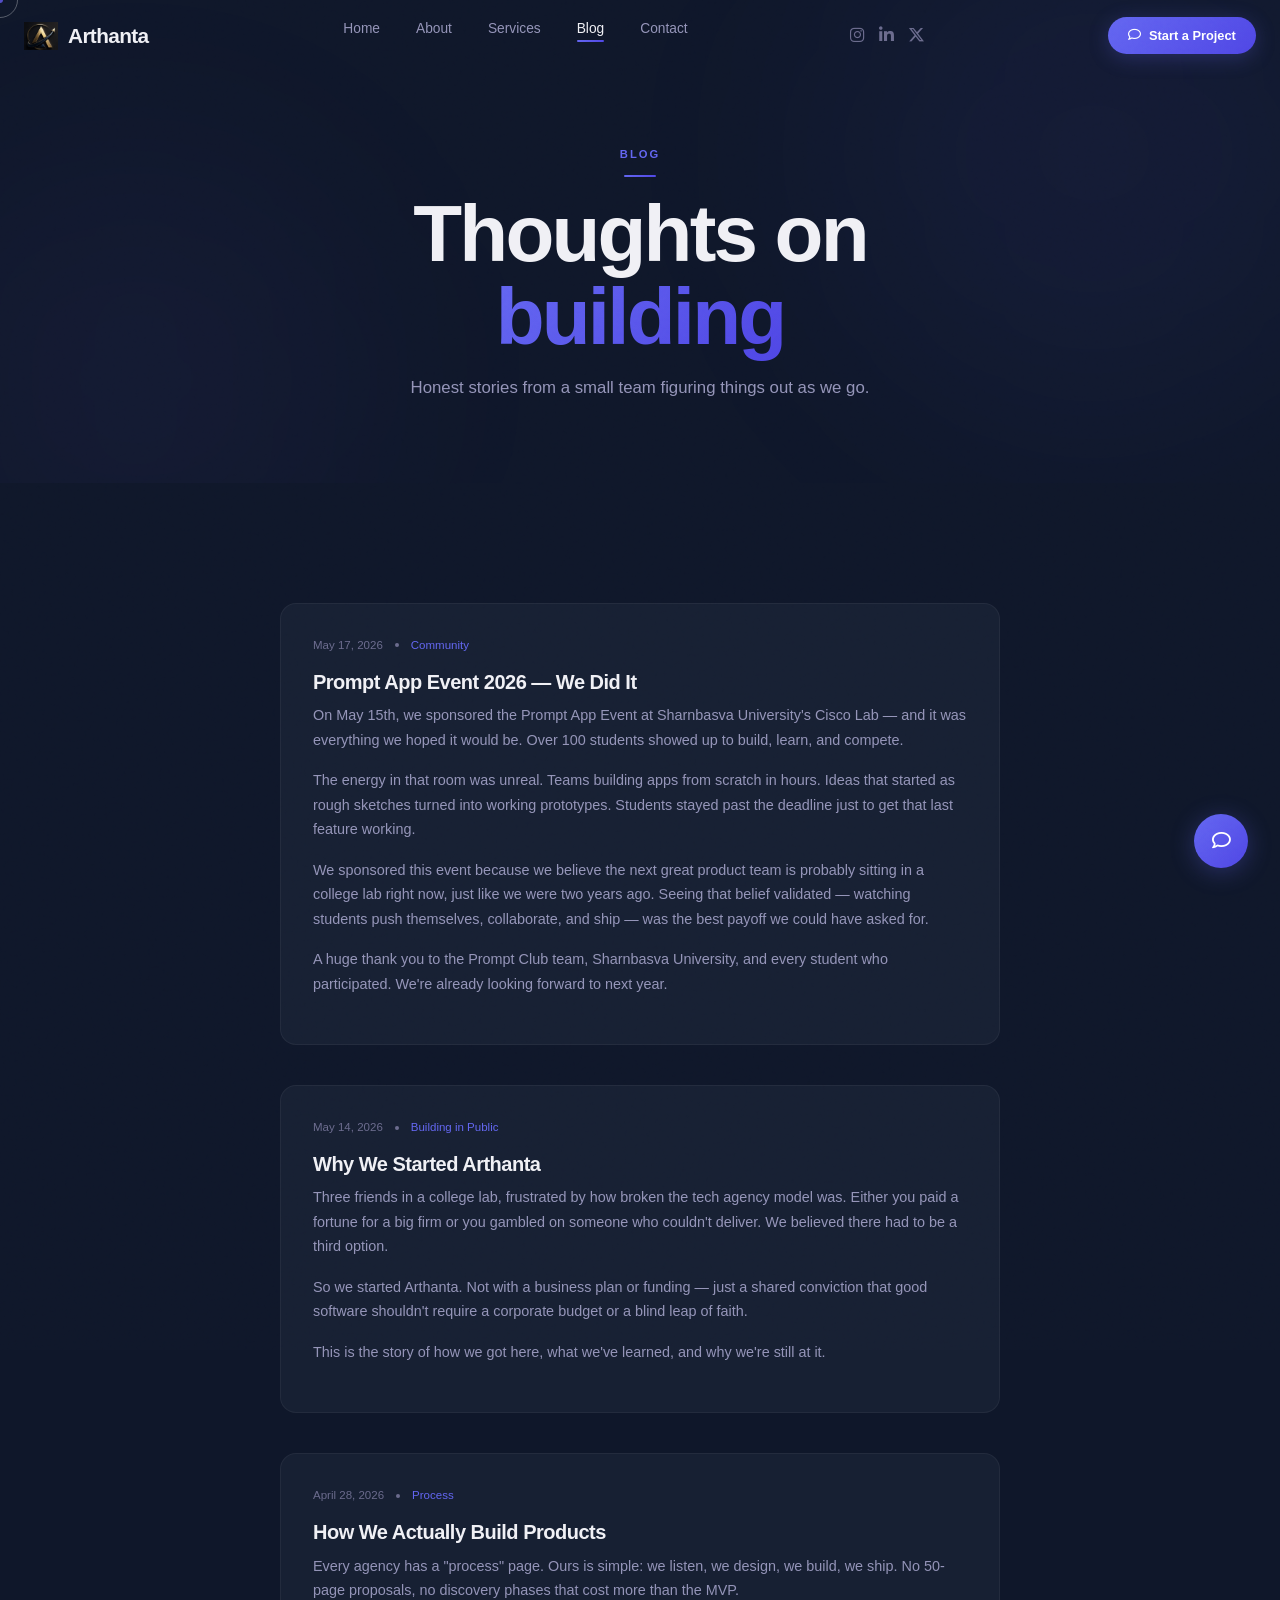
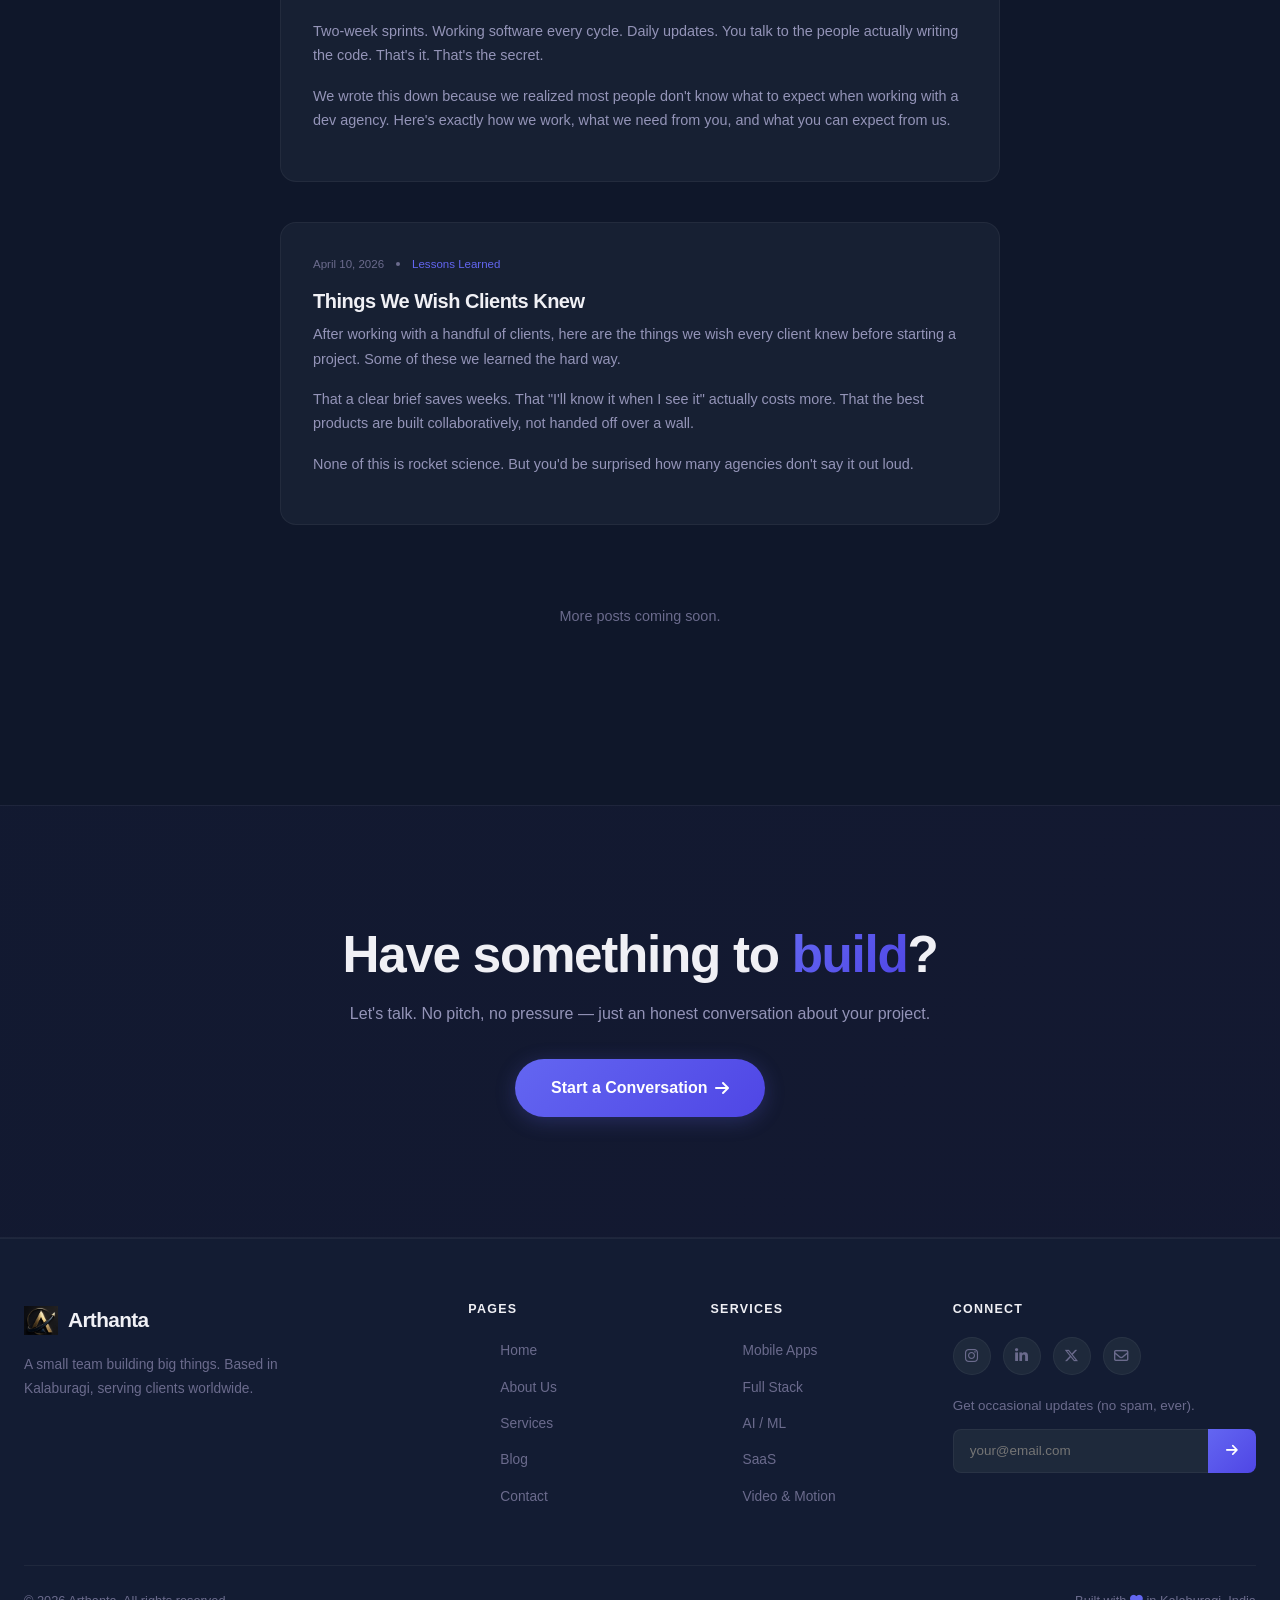
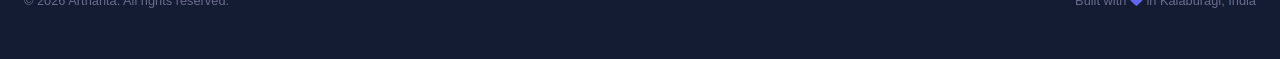
<file: blog.html>
<!DOCTYPE html>
<html lang="en">
<head>
  <meta charset="UTF-8">
  <meta name="viewport" content="width=device-width, initial-scale=1.0">
  <title>Blog | Arthanta — Thoughts on building</title>
  <meta name="description" content="Read about Arthanta's journey building mobile apps, full-stack platforms, and AI solutions. Honest thoughts from a small team in Kalaburagi.">
  <meta property="og:title" content="Blog — Arthanta">
  <meta property="og:description" content="Thoughts on building software, growing a team, and staying honest.">
  <meta name="theme-color" content="#0F172A">
  <link rel="icon" type="image/jpeg" href="favicon.ico">
  <link rel="shortcut icon" href="favicon.ico">

  <link rel="preconnect" href="https://api.fontshare.com">
  <link rel="preconnect" href="https://fonts.gstatic.com" crossorigin>
  <link href="https://api.fontshare.com/v2/css?f[]=satoshi@400,500,600,700,800,900&f[]=general-sans@400,500,600,700&display=swap" rel="stylesheet">
  <link rel="stylesheet" href="https://cdnjs.cloudflare.com/ajax/libs/font-awesome/6.5.1/css/all.min.css">
  <link rel="stylesheet" href="https://cdn.jsdelivr.net/npm/bootstrap@5.3.2/dist/css/bootstrap.min.css">
  <link rel="stylesheet" href="css/style.css">
</head>
<body>

  <div class="noise-overlay"></div>
  <div class="scroll-progress"></div>
  <div class="cursor-dot"></div>
  <div class="cursor-ring"></div>

  <nav class="navbar scrolled" role="navigation">
    <div class="navbar-inner">
      <a href="index.html" class="navbar-logo">
        <img src="logo.jpeg" alt="Arthanta" class="logo-img">
        <span>Arthanta</span>
      </a>
      <ul class="navbar-links">
        <li><a href="index.html">Home</a></li>
        <li><a href="about.html">About</a></li>
        <li><a href="services.html">Services</a></li>
        <li><a href="blog.html" class="active">Blog</a></li>
        <li><a href="contact.html">Contact</a></li>
      </ul>
      <div class="navbar-social social-morph">
        <a href="https://www.instagram.com/arthanta.tech?igsh=MXUxYXV5bG8zN2Z4bQ==" target="_blank" rel="noopener noreferrer" aria-label="Instagram"><i class="fa-brands fa-instagram"></i></a>
        <a href="https://www.linkedin.com/in/arthanta" target="_blank" rel="noopener noreferrer" aria-label="LinkedIn"><i class="fa-brands fa-linkedin-in"></i></a>
        <a href="https://x.com/ArthantaSystems" target="_blank" rel="noopener noreferrer" aria-label="X / Twitter"><i class="fa-brands fa-x-twitter"></i></a>
      </div>
      <div class="navbar-cta">
        <a href="contact.html" class="btn-arthanta btn-primary btn-sm">
          <i class="fa-regular fa-comment"></i> Start a Project
        </a>
      </div>
      <button class="navbar-toggle" aria-label="Toggle menu">
        <span></span><span></span><span></span>
      </button>
    </div>
  </nav>

  <div class="mobile-menu-overlay"></div>
  <div class="mobile-menu">
    <a href="index.html">Home</a>
    <a href="about.html">About</a>
    <a href="services.html">Services</a>
    <a href="blog.html">Blog</a>
    <a href="contact.html">Contact</a>
    <div style="margin-top:32px;">
      <a href="contact.html" class="btn-arthanta btn-primary mobile-cta-btn" style="display:inline-flex;">
        <i class="fa-regular fa-comment"></i> Start a Project
      </a>
    </div>
    <div style="margin-top:24px;display:flex;gap:16px;">
      <a href="https://www.instagram.com/arthanta.tech?igsh=MXUxYXV5bG8zN2Z4bQ==" target="_blank" rel="noopener noreferrer" style="font-size:1.2rem;border:none;padding:0;"><i class="fa-brands fa-instagram"></i></a>
      <a href="https://www.linkedin.com/in/arthanta" target="_blank" rel="noopener noreferrer" style="font-size:1.2rem;border:none;padding:0;"><i class="fa-brands fa-linkedin-in"></i></a>
      <a href="https://x.com/ArthantaSystems" target="_blank" rel="noopener noreferrer" style="font-size:1.2rem;border:none;padding:0;"><i class="fa-brands fa-x-twitter"></i></a>
    </div>
  </div>

  <section class="page-header">
    <div class="page-header-bg">
      <div class="hero-glow hero-glow-1" style="top:-20%;right:-5%;"></div>
      <div class="hero-glow hero-glow-2" style="bottom:-20%;left:-5%;"></div>
    </div>
    <div class="page-header-content">
      <span class="section-label">Blog</span>
      <h1 class="heading-xl">Thoughts on <span class="text-gradient">building</span></h1>
      <p>Honest stories from a small team figuring things out as we go.</p>
    </div>
  </section>

  <section class="section">
    <div class="container-premium">
      <div class="blog-list" style="max-width:720px;margin:0 auto;">

        <article class="blog-card reveal" style="margin-bottom:40px;padding:32px;background:var(--color-bg-card);border-radius:var(--radius-lg);border:1px solid var(--color-border);">
          <div style="display:flex;align-items:center;gap:12px;margin-bottom:16px;">
            <span style="font-size:0.72rem;color:var(--color-text-muted);">May 17, 2026</span>
            <span style="width:4px;height:4px;border-radius:50%;background:var(--color-text-muted);"></span>
            <span style="font-size:0.72rem;color:var(--color-accent-indigo);font-weight:500;">Community</span>
          </div>
          <h2 style="font-size:1.25rem;margin-bottom:10px;">Prompt App Event 2026 — We Did It</h2>
          <p style="color:var(--color-text-secondary);font-size:0.9rem;line-height:1.7;margin-bottom:16px;">
            On May 15th, we sponsored the Prompt App Event at Sharnbasva University's Cisco Lab — and it was everything we hoped it would be. Over 100 students showed up to build, learn, and compete.
          </p>
          <p style="color:var(--color-text-secondary);font-size:0.9rem;line-height:1.7;margin-bottom:16px;">
            The energy in that room was unreal. Teams building apps from scratch in hours. Ideas that started as rough sketches turned into working prototypes. Students stayed past the deadline just to get that last feature working.
          </p>
          <p style="color:var(--color-text-secondary);font-size:0.9rem;line-height:1.7;margin-bottom:16px;">
            We sponsored this event because we believe the next great product team is probably sitting in a college lab right now, just like we were two years ago. Seeing that belief validated — watching students push themselves, collaborate, and ship — was the best payoff we could have asked for.
          </p>
          <p style="color:var(--color-text-secondary);font-size:0.9rem;line-height:1.7;">
            A huge thank you to the Prompt Club team, Sharnbasva University, and every student who participated. We're already looking forward to next year.
          </p>
        </article>

        <article class="blog-card reveal" style="margin-bottom:40px;padding:32px;background:var(--color-bg-card);border-radius:var(--radius-lg);border:1px solid var(--color-border);">
          <div style="display:flex;align-items:center;gap:12px;margin-bottom:16px;">
            <span style="font-size:0.72rem;color:var(--color-text-muted);">May 14, 2026</span>
            <span style="width:4px;height:4px;border-radius:50%;background:var(--color-text-muted);"></span>
            <span style="font-size:0.72rem;color:var(--color-accent-indigo);font-weight:500;">Building in Public</span>
          </div>
          <h2 style="font-size:1.25rem;margin-bottom:10px;">Why We Started Arthanta</h2>
          <p style="color:var(--color-text-secondary);font-size:0.9rem;line-height:1.7;margin-bottom:16px;">
            Three friends in a college lab, frustrated by how broken the tech agency model was. Either you paid a fortune for a big firm or you gambled on someone who couldn't deliver. We believed there had to be a third option.
          </p>
          <p style="color:var(--color-text-secondary);font-size:0.9rem;line-height:1.7;margin-bottom:16px;">
            So we started Arthanta. Not with a business plan or funding — just a shared conviction that good software shouldn't require a corporate budget or a blind leap of faith.
          </p>
          <p style="color:var(--color-text-secondary);font-size:0.9rem;line-height:1.7;">
            This is the story of how we got here, what we've learned, and why we're still at it.
          </p>
        </article>

        <article class="blog-card reveal" style="margin-bottom:40px;padding:32px;background:var(--color-bg-card);border-radius:var(--radius-lg);border:1px solid var(--color-border);">
          <div style="display:flex;align-items:center;gap:12px;margin-bottom:16px;">
            <span style="font-size:0.72rem;color:var(--color-text-muted);">April 28, 2026</span>
            <span style="width:4px;height:4px;border-radius:50%;background:var(--color-text-muted);"></span>
            <span style="font-size:0.72rem;color:var(--color-accent-indigo);font-weight:500;">Process</span>
          </div>
          <h2 style="font-size:1.25rem;margin-bottom:10px;">How We Actually Build Products</h2>
          <p style="color:var(--color-text-secondary);font-size:0.9rem;line-height:1.7;margin-bottom:16px;">
            Every agency has a "process" page. Ours is simple: we listen, we design, we build, we ship. No 50-page proposals, no discovery phases that cost more than the MVP.
          </p>
          <p style="color:var(--color-text-secondary);font-size:0.9rem;line-height:1.7;margin-bottom:16px;">
            Two-week sprints. Working software every cycle. Daily updates. You talk to the people actually writing the code. That's it. That's the secret.
          </p>
          <p style="color:var(--color-text-secondary);font-size:0.9rem;line-height:1.7;">
            We wrote this down because we realized most people don't know what to expect when working with a dev agency. Here's exactly how we work, what we need from you, and what you can expect from us.
          </p>
        </article>

        <article class="blog-card reveal" style="margin-bottom:40px;padding:32px;background:var(--color-bg-card);border-radius:var(--radius-lg);border:1px solid var(--color-border);">
          <div style="display:flex;align-items:center;gap:12px;margin-bottom:16px;">
            <span style="font-size:0.72rem;color:var(--color-text-muted);">April 10, 2026</span>
            <span style="width:4px;height:4px;border-radius:50%;background:var(--color-text-muted);"></span>
            <span style="font-size:0.72rem;color:var(--color-accent-indigo);font-weight:500;">Lessons Learned</span>
          </div>
          <h2 style="font-size:1.25rem;margin-bottom:10px;">Things We Wish Clients Knew</h2>
          <p style="color:var(--color-text-secondary);font-size:0.9rem;line-height:1.7;margin-bottom:16px;">
            After working with a handful of clients, here are the things we wish every client knew before starting a project. Some of these we learned the hard way.
          </p>
          <p style="color:var(--color-text-secondary);font-size:0.9rem;line-height:1.7;margin-bottom:16px;">
            That a clear brief saves weeks. That "I'll know it when I see it" actually costs more. That the best products are built collaboratively, not handed off over a wall.
          </p>
          <p style="color:var(--color-text-secondary);font-size:0.9rem;line-height:1.7;">
            None of this is rocket science. But you'd be surprised how many agencies don't say it out loud.
          </p>
        </article>

        <div class="reveal" style="text-align:center;padding:40px 0;">
          <p style="color:var(--color-text-muted);font-size:0.9rem;">More posts coming soon.</p>
        </div>

      </div>
    </div>
  </section>

  <!-- CTA -->
  <section class="section cta-section">
    <div class="container-premium">
      <div class="cta-content reveal">
        <h2 class="heading-lg">Have something to <span class="text-gradient">build</span>?</h2>
        <p>Let's talk. No pitch, no pressure — just an honest conversation about your project.</p>
        <a href="contact.html" class="btn-arthanta btn-primary btn-lg">
          Start a Conversation <i class="fa-solid fa-arrow-right"></i>
        </a>
      </div>
    </div>
  </section>

  <!-- Footer -->
  <footer class="footer">
    <div class="footer-grid">
      <div class="footer-brand">
        <a href="index.html" class="navbar-logo" style="margin-bottom:16px;">
          <img src="logo.jpeg" alt="Arthanta" class="logo-img">
          <span>Arthanta</span>
        </a>
        <p>A small team building big things. Based in Kalaburagi, serving clients worldwide.</p>
      </div>
      <div>
        <h4 class="footer-heading">Pages</h4>
        <ul class="footer-links">
          <li><a href="index.html">Home</a></li>
          <li><a href="about.html">About Us</a></li>
          <li><a href="services.html">Services</a></li>
          <li><a href="blog.html">Blog</a></li>
          <li><a href="contact.html">Contact</a></li>
        </ul>
      </div>
      <div>
        <h4 class="footer-heading">Services</h4>
        <ul class="footer-links">
          <li><a href="services.html">Mobile Apps</a></li>
          <li><a href="services.html">Full Stack</a></li>
          <li><a href="services.html">AI / ML</a></li>
          <li><a href="services.html">SaaS</a></li>
          <li><a href="services.html">Video & Motion</a></li>
        </ul>
      </div>
      <div>
        <h4 class="footer-heading">Connect</h4>
        <div class="footer-social social-morph">
          <a href="https://www.instagram.com/arthanta.tech?igsh=MXUxYXV5bG8zN2Z4bQ==" target="_blank" rel="noopener noreferrer" aria-label="Instagram"><i class="fa-brands fa-instagram"></i></a>
          <a href="https://www.linkedin.com/in/arthanta" target="_blank" rel="noopener noreferrer" aria-label="LinkedIn"><i class="fa-brands fa-linkedin-in"></i></a>
          <a href="https://x.com/ArthantaSystems" target="_blank" rel="noopener noreferrer" aria-label="X / Twitter"><i class="fa-brands fa-x-twitter"></i></a>
          <a href="mailto:arthanta.systems@gmail.com" aria-label="Email"><i class="fa-regular fa-envelope"></i></a>
        </div>
        <div class="footer-newsletter">
          <p>Get occasional updates (no spam, ever).</p>
          <form action="https://formspree.io/f/mojroqne" method="POST">
            <input type="hidden" name="_subject" value="Newsletter Subscription — Arthanta">
            <div class="input-group">
              <input type="email" name="email" placeholder="your@email.com" required aria-label="Email">
              <button type="submit"><i class="fa-solid fa-arrow-right"></i></button>
            </div>
          </form>
        </div>
      </div>
    </div>
    <div class="footer-bottom">
      <p>&copy; 2026 Arthanta. All rights reserved.</p>
      <p>Built with <i class="fa-solid fa-heart" style="color:#6366F1;"></i> in Kalaburagi, India</p>
    </div>
  </footer>

  <div class="modal-overlay" role="dialog" aria-modal="true" aria-label="Service details">
    <div class="modal">
      <div class="modal-header">
        <div class="modal-header-icon"><i class="fa-solid fa-mobile-screen"></i></div>
        <button class="modal-close" aria-label="Close"><i class="fa-solid fa-xmark"></i></button>
      </div>
      <div class="modal-body"></div>
    </div>
  </div>

  <div class="floating-cta">
    <span class="cta-tooltip">Free Consultation</span>
    <a href="contact.html" class="floating-btn" aria-label="Get free consultation">
      <i class="fa-regular fa-comment"></i>
    </a>
  </div>

  <script src="https://cdn.jsdelivr.net/npm/bootstrap@5.3.2/dist/js/bootstrap.bundle.min.js"></script>
  <script src="js/script.js"></script>
</body>
</html>
</file>
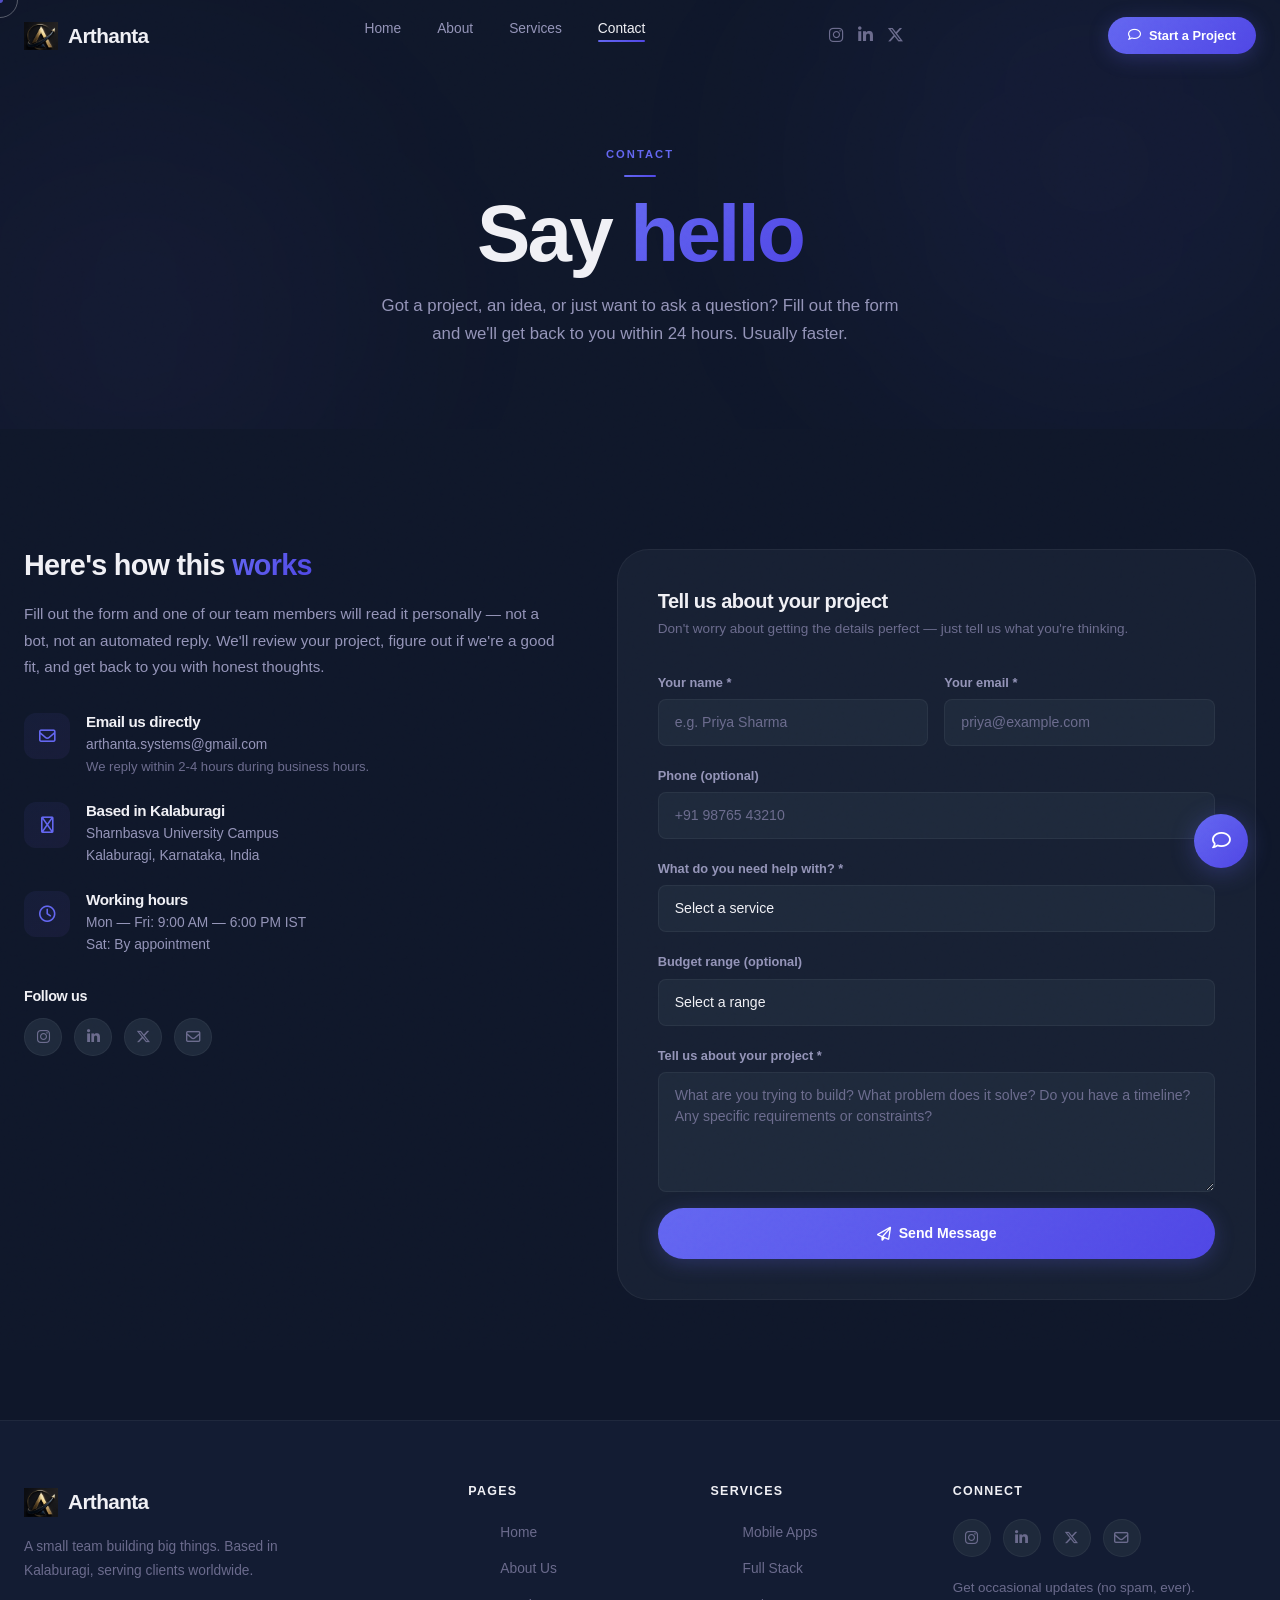
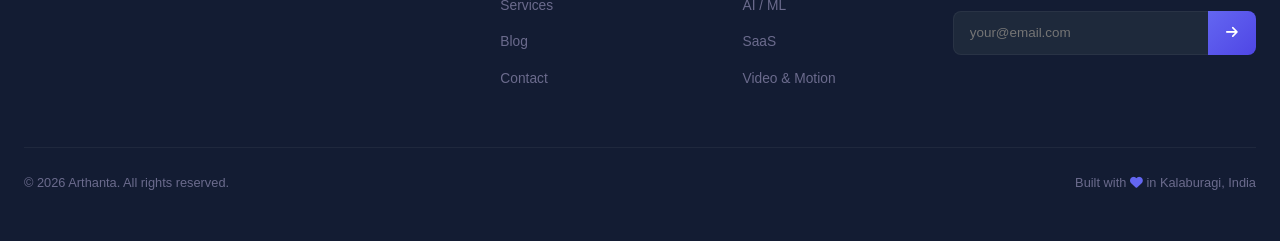
<file: contact.html>
<!DOCTYPE html>
<html lang="en">
<head>
  <meta charset="UTF-8">
  <meta name="viewport" content="width=device-width, initial-scale=1.0">
  <title>Contact Arthanta | Start Your Project Today</title>
  <meta name="description" content="Ready to build something great? Contact Arthanta for a free consultation. We'll respond within 24 hours with honest feedback and a transparent estimate.">
  <meta property="og:title" content="Contact — Arthanta">
  <meta property="og:description" content="Start your project with Arthanta. Free consultation, transparent estimate.">
  <meta name="theme-color" content="#0a0a0f">
  <link rel="icon" type="image/jpeg" href="favicon.ico">
  <link rel="shortcut icon" href="favicon.ico">

  <link rel="preconnect" href="https://api.fontshare.com">
  <link rel="preconnect" href="https://fonts.gstatic.com" crossorigin>
  <link href="https://api.fontshare.com/v2/css?f[]=satoshi@400,500,600,700,800,900&f[]=general-sans@400,500,600,700&display=swap" rel="stylesheet">
  <link rel="stylesheet" href="https://cdnjs.cloudflare.com/ajax/libs/font-awesome/6.5.1/css/all.min.css">
  <link rel="stylesheet" href="https://cdn.jsdelivr.net/npm/bootstrap@5.3.2/dist/css/bootstrap.min.css">
  <link rel="stylesheet" href="css/style.css">
</head>
<body>

  <div class="noise-overlay"></div>
  <div class="scroll-progress"></div>
  <div class="cursor-dot"></div>
  <div class="cursor-ring"></div>

  <nav class="navbar scrolled" role="navigation">
    <div class="navbar-inner">
      <a href="index.html" class="navbar-logo">
        <img src="logo.jpeg" alt="Arthanta" class="logo-img">
        <span>Arthanta</span>
      </a>
      <ul class="navbar-links">
        <li><a href="index.html">Home</a></li>
        <li><a href="about.html">About</a></li>
        <li><a href="services.html">Services</a></li>
        <li><a href="contact.html" class="active">Contact</a></li>
      </ul>
      <div class="navbar-social social-morph">
        <a href="https://www.instagram.com/arthanta.tech?igsh=MXUxYXV5bG8zN2Z4bQ==" target="_blank" rel="noopener noreferrer" aria-label="Instagram"><i class="fa-brands fa-instagram"></i></a>
        <a href="https://www.linkedin.com/in/arthanta" target="_blank" rel="noopener noreferrer" aria-label="LinkedIn"><i class="fa-brands fa-linkedin-in"></i></a>
        <a href="https://x.com/ArthantaSystems" target="_blank" rel="noopener noreferrer" aria-label="X / Twitter"><i class="fa-brands fa-x-twitter"></i></a>
      </div>
      <div class="navbar-cta">
        <a href="contact.html" class="btn-arthanta btn-primary btn-sm">
          <i class="fa-regular fa-comment"></i> Start a Project
        </a>
      </div>
      <button class="navbar-toggle" aria-label="Toggle menu">
        <span></span><span></span><span></span>
      </button>
    </div>
  </nav>

  <div class="mobile-menu-overlay"></div>
  <div class="mobile-menu">
    <a href="index.html">Home</a>
    <a href="about.html">About</a>
    <a href="services.html">Services</a>
    <a href="blog.html">Blog</a>
    <a href="contact.html">Contact</a>
    <div style="margin-top:32px;">
      <a href="contact.html" class="btn-arthanta btn-primary mobile-cta-btn" style="display:inline-flex;">
        <i class="fa-regular fa-comment"></i> Start a Project
      </a>
    </div>
    <div style="margin-top:24px;display:flex;gap:16px;">
      <a href="https://www.instagram.com/arthanta.tech?igsh=MXUxYXV5bG8zN2Z4bQ==" target="_blank" rel="noopener noreferrer" style="font-size:1.2rem;border:none;padding:0;"><i class="fa-brands fa-instagram"></i></a>
      <a href="https://www.linkedin.com/in/arthanta" target="_blank" rel="noopener noreferrer" style="font-size:1.2rem;border:none;padding:0;"><i class="fa-brands fa-linkedin-in"></i></a>
      <a href="https://x.com/ArthantaSystems" target="_blank" rel="noopener noreferrer" style="font-size:1.2rem;border:none;padding:0;"><i class="fa-brands fa-x-twitter"></i></a>
    </div>
  </div>

  <!-- Page Header -->
  <section class="page-header">
    <div class="page-header-bg">
      <div class="hero-glow hero-glow-1" style="top:-20%;right:-5%;"></div>
      <div class="hero-glow hero-glow-2" style="bottom:-20%;left:-5%;"></div>
    </div>
    <div class="page-header-content">
      <span class="section-label">Contact</span>
      <h1 class="heading-xl">Say <span class="text-gradient">hello</span></h1>
      <p>Got a project, an idea, or just want to ask a question? Fill out the form and we'll get back to you within 24 hours. Usually faster.</p>
    </div>
  </section>

  <!-- Contact -->
  <section class="section">
    <div class="container-premium">
      <div class="contact-grid">
        <div class="reveal-left">
          <h2 class="heading-md" style="margin-bottom:20px;">Here's how this <span class="text-gradient">works</span></h2>
          <p style="color:var(--color-text-secondary);font-size:0.95rem;margin-bottom:32px;line-height:1.75;">
            Fill out the form and one of our team members will read it personally — not a bot, not an automated reply. We'll review your project, figure out if we're a good fit, and get back to you with honest thoughts.
          </p>

          <div class="contact-info-list">
            <div class="contact-info-item">
              <div class="ci-icon"><i class="fa-regular fa-envelope"></i></div>
              <div>
                <h4>Email us directly</h4>
                <p>arthanta.systems@gmail.com<br><span style="color:var(--color-text-muted);font-size:0.82rem;">We reply within 2-4 hours during business hours.</span></p>
              </div>
            </div>
            <div class="contact-info-item">
              <div class="ci-icon"><i class="fa-regular fa-location-dot"></i></div>
              <div>
                <h4>Based in Kalaburagi</h4>
                <p>Sharnbasva University Campus<br>Kalaburagi, Karnataka, India</p>
              </div>
            </div>
            <div class="contact-info-item">
              <div class="ci-icon"><i class="fa-regular fa-clock"></i></div>
              <div>
                <h4>Working hours</h4>
                <p>Mon — Fri: 9:00 AM — 6:00 PM IST<br>Sat: By appointment</p>
              </div>
            </div>
          </div>

          <div style="margin-top:32px;">
            <h4 style="margin-bottom:14px;font-size:0.9rem;">Follow us</h4>
            <div class="footer-social">
              <a href="https://www.instagram.com/arthanta.tech?igsh=MXUxYXV5bG8zN2Z4bQ==" target="_blank" rel="noopener noreferrer" aria-label="Instagram"><i class="fa-brands fa-instagram"></i></a>
              <a href="https://www.linkedin.com/in/arthanta" target="_blank" rel="noopener noreferrer" aria-label="LinkedIn"><i class="fa-brands fa-linkedin-in"></i></a>
              <a href="https://x.com/ArthantaSystems" target="_blank" rel="noopener noreferrer" aria-label="X / Twitter"><i class="fa-brands fa-x-twitter"></i></a>
              <a href="mailto:arthanta.systems@gmail.com" aria-label="Email"><i class="fa-regular fa-envelope"></i></a>
            </div>
          </div>
        </div>

        <div class="reveal-right">
          <div class="contact-form-wrap">
            <h3 class="heading-sm" style="margin-bottom:6px;">Tell us about your project</h3>
            <p style="color:var(--color-text-muted);font-size:0.85rem;margin-bottom:28px;">Don't worry about getting the details perfect — just tell us what you're thinking.</p>

            <form class="contact-form" action="https://formspree.io/f/mojroqne" method="POST">
              <input type="hidden" name="_subject" value="New Project Inquiry — Arthanta">
              <div class="row g-3">
                <div class="col-sm-6">
                  <label class="form-label">Your name *</label>
                  <input type="text" name="name" class="form-control" placeholder="e.g. Priya Sharma" required>
                </div>
                <div class="col-sm-6">
                  <label class="form-label">Your email *</label>
                  <input type="email" name="email" class="form-control" placeholder="priya@example.com" required>
                </div>
                <div class="col-12">
                  <label class="form-label">Phone (optional)</label>
                  <input type="tel" name="phone" class="form-control" placeholder="+91 98765 43210">
                </div>
                <div class="col-12">
                  <label class="form-label">What do you need help with? *</label>
                  <select name="service" class="form-control" required>
                    <option value="" disabled selected>Select a service</option>
                    <option>Mobile App Development</option>
                    <option>Full Stack Development</option>
                    <option>Social Media Management</option>
                    <option>ML / AI Integration</option>
                    <option>SaaS Product Development</option>
                    <option>Video Editing & Motion Graphics</option>
                    <option>Not sure — need guidance</option>
                  </select>
                </div>
                <div class="col-12">
                  <label class="form-label">Budget range (optional)</label>
                  <select name="budget" class="form-control">
                    <option value="" disabled selected>Select a range</option>
                    <option>Under ₹1,00,000</option>
                    <option>₹1,00,000 — ₹5,00,000</option>
                    <option>₹5,00,000 — ₹15,00,000</option>
                    <option>₹15,00,000 — ₹50,00,000</option>
                    <option>₹50,00,000+</option>
                    <option>Not sure yet</option>
                  </select>
                </div>
                <div class="col-12">
                  <label class="form-label">Tell us about your project *</label>
                  <textarea name="message" class="form-control" placeholder="What are you trying to build? What problem does it solve? Do you have a timeline? Any specific requirements or constraints?" required></textarea>
                </div>
                <div class="col-12">
                  <button type="submit" class="btn-arthanta btn-primary" style="width:100%;justify-content:center;padding:14px 28px;">
                    <i class="fa-regular fa-paper-plane"></i> Send Message
                  </button>
                </div>
              </div>
            </form>
          </div>
        </div>
      </div>
    </div>
  </section>

  <!-- Footer -->
  <footer class="footer">
    <div class="footer-grid">
      <div class="footer-brand">
        <a href="index.html" class="navbar-logo" style="margin-bottom:16px;">
          <img src="logo.jpeg" alt="Arthanta" class="logo-img">
          <span>Arthanta</span>
        </a>
        <p>A small team building big things. Based in Kalaburagi, serving clients worldwide.</p>
      </div>
      <div>
        <h4 class="footer-heading">Pages</h4>
        <ul class="footer-links">
          <li><a href="index.html">Home</a></li>
          <li><a href="about.html">About Us</a></li>
          <li><a href="services.html">Services</a></li>
          <li><a href="blog.html">Blog</a></li>
          <li><a href="contact.html">Contact</a></li>
        </ul>
      </div>
      <div>
        <h4 class="footer-heading">Services</h4>
        <ul class="footer-links">
          <li><a href="services.html">Mobile Apps</a></li>
          <li><a href="services.html">Full Stack</a></li>
          <li><a href="services.html">AI / ML</a></li>
          <li><a href="services.html">SaaS</a></li>
          <li><a href="services.html">Video & Motion</a></li>
        </ul>
      </div>
      <div>
        <h4 class="footer-heading">Connect</h4>
        <div class="footer-social social-morph">
          <a href="https://www.instagram.com/arthanta.tech?igsh=MXUxYXV5bG8zN2Z4bQ==" target="_blank" rel="noopener noreferrer" aria-label="Instagram"><i class="fa-brands fa-instagram"></i></a>
          <a href="https://www.linkedin.com/in/arthanta" target="_blank" rel="noopener noreferrer" aria-label="LinkedIn"><i class="fa-brands fa-linkedin-in"></i></a>
          <a href="https://x.com/ArthantaSystems" target="_blank" rel="noopener noreferrer" aria-label="X / Twitter"><i class="fa-brands fa-x-twitter"></i></a>
          <a href="mailto:arthanta.systems@gmail.com" aria-label="Email"><i class="fa-regular fa-envelope"></i></a>
        </div>
        <div class="footer-newsletter">
          <p>Get occasional updates (no spam, ever).</p>
          <form action="https://formspree.io/f/mojroqne" method="POST">
            <input type="hidden" name="_subject" value="Newsletter Subscription — Arthanta">
            <div class="input-group">
              <input type="email" name="email" placeholder="your@email.com" required aria-label="Email">
              <button type="submit"><i class="fa-solid fa-arrow-right"></i></button>
            </div>
          </form>
        </div>
      </div>
    </div>
    <div class="footer-bottom">
      <p>&copy; 2026 Arthanta. All rights reserved.</p>
      <p>Built with <i class="fa-solid fa-heart" style="color:#6366F1;"></i> in Kalaburagi, India</p>
    </div>
  </footer>

  <div class="floating-cta">
    <span class="cta-tooltip">Free Consultation</span>
    <a href="contact.html" class="floating-btn" aria-label="Get free consultation">
      <i class="fa-regular fa-comment"></i>
    </a>
  </div>

  <script src="https://cdn.jsdelivr.net/npm/bootstrap@5.3.2/dist/js/bootstrap.bundle.min.js"></script>
  <script src="js/script.js"></script>
</body>
</html>
</file>
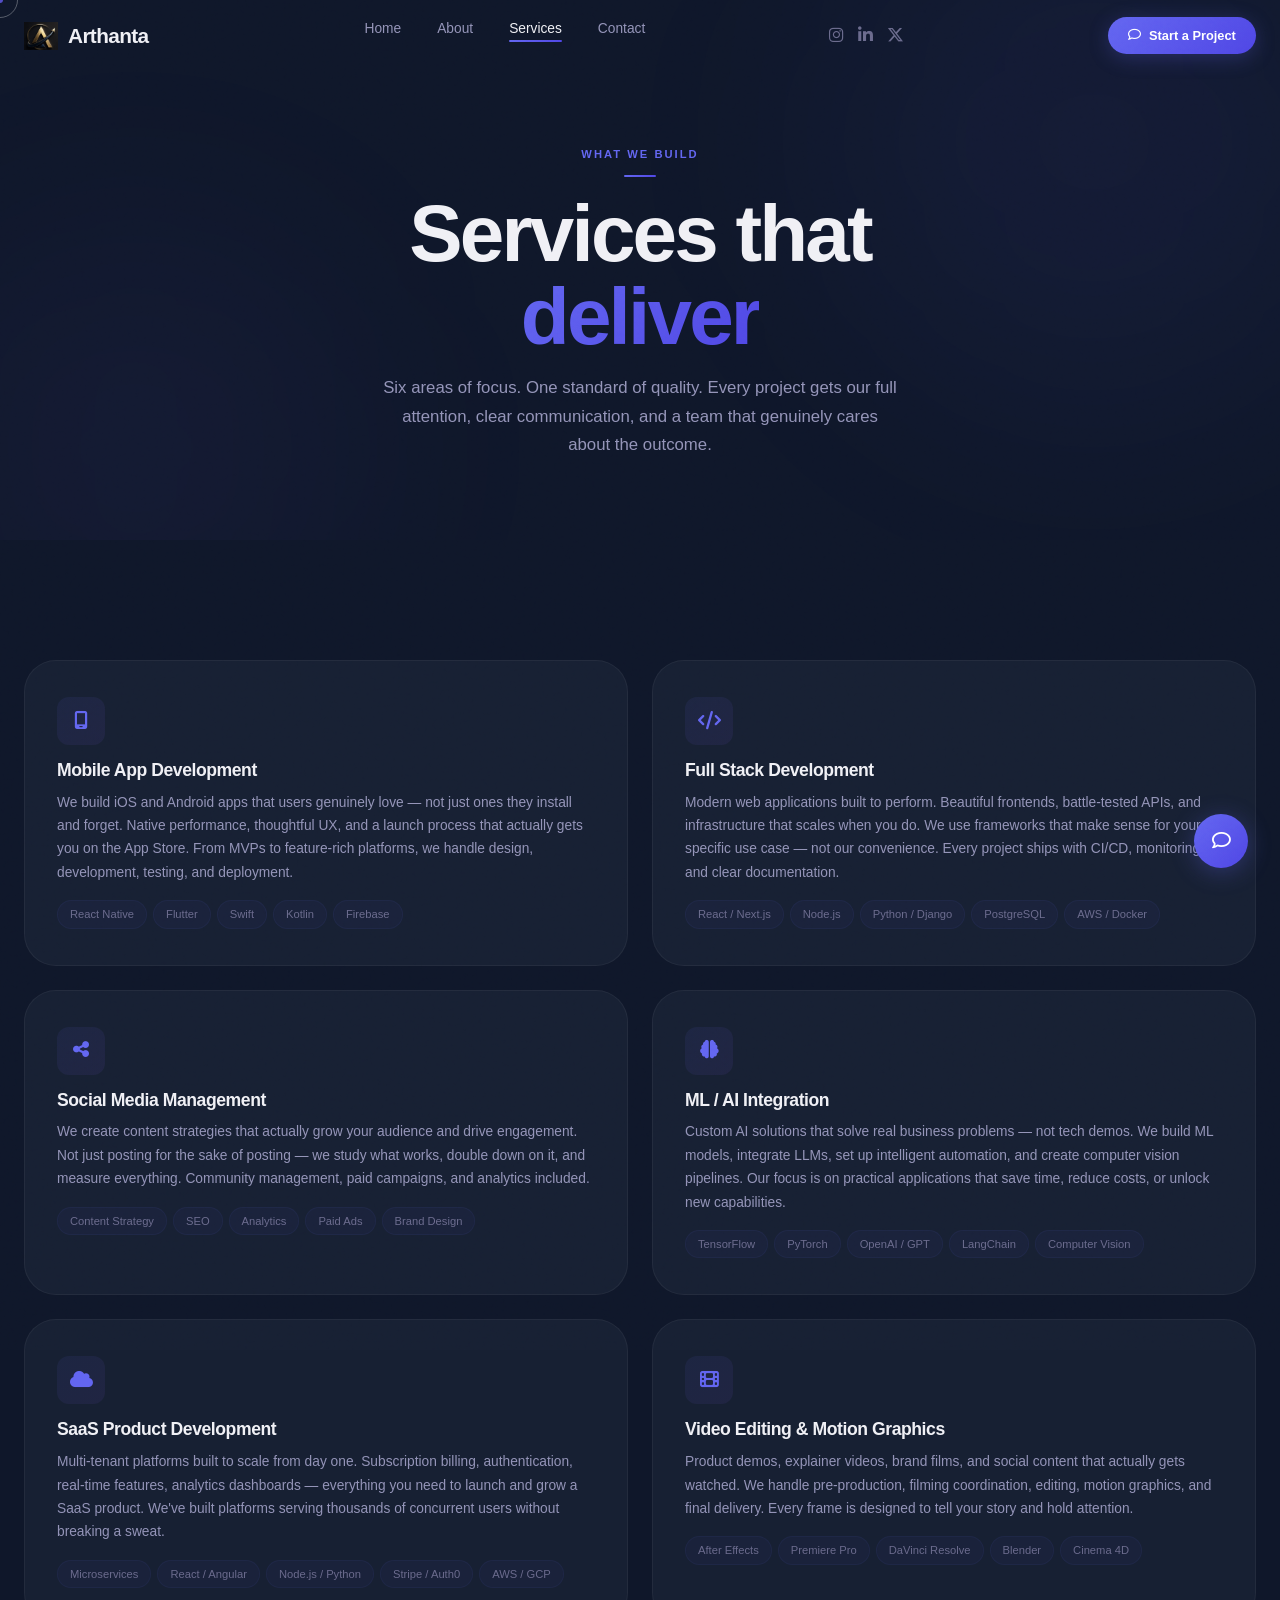
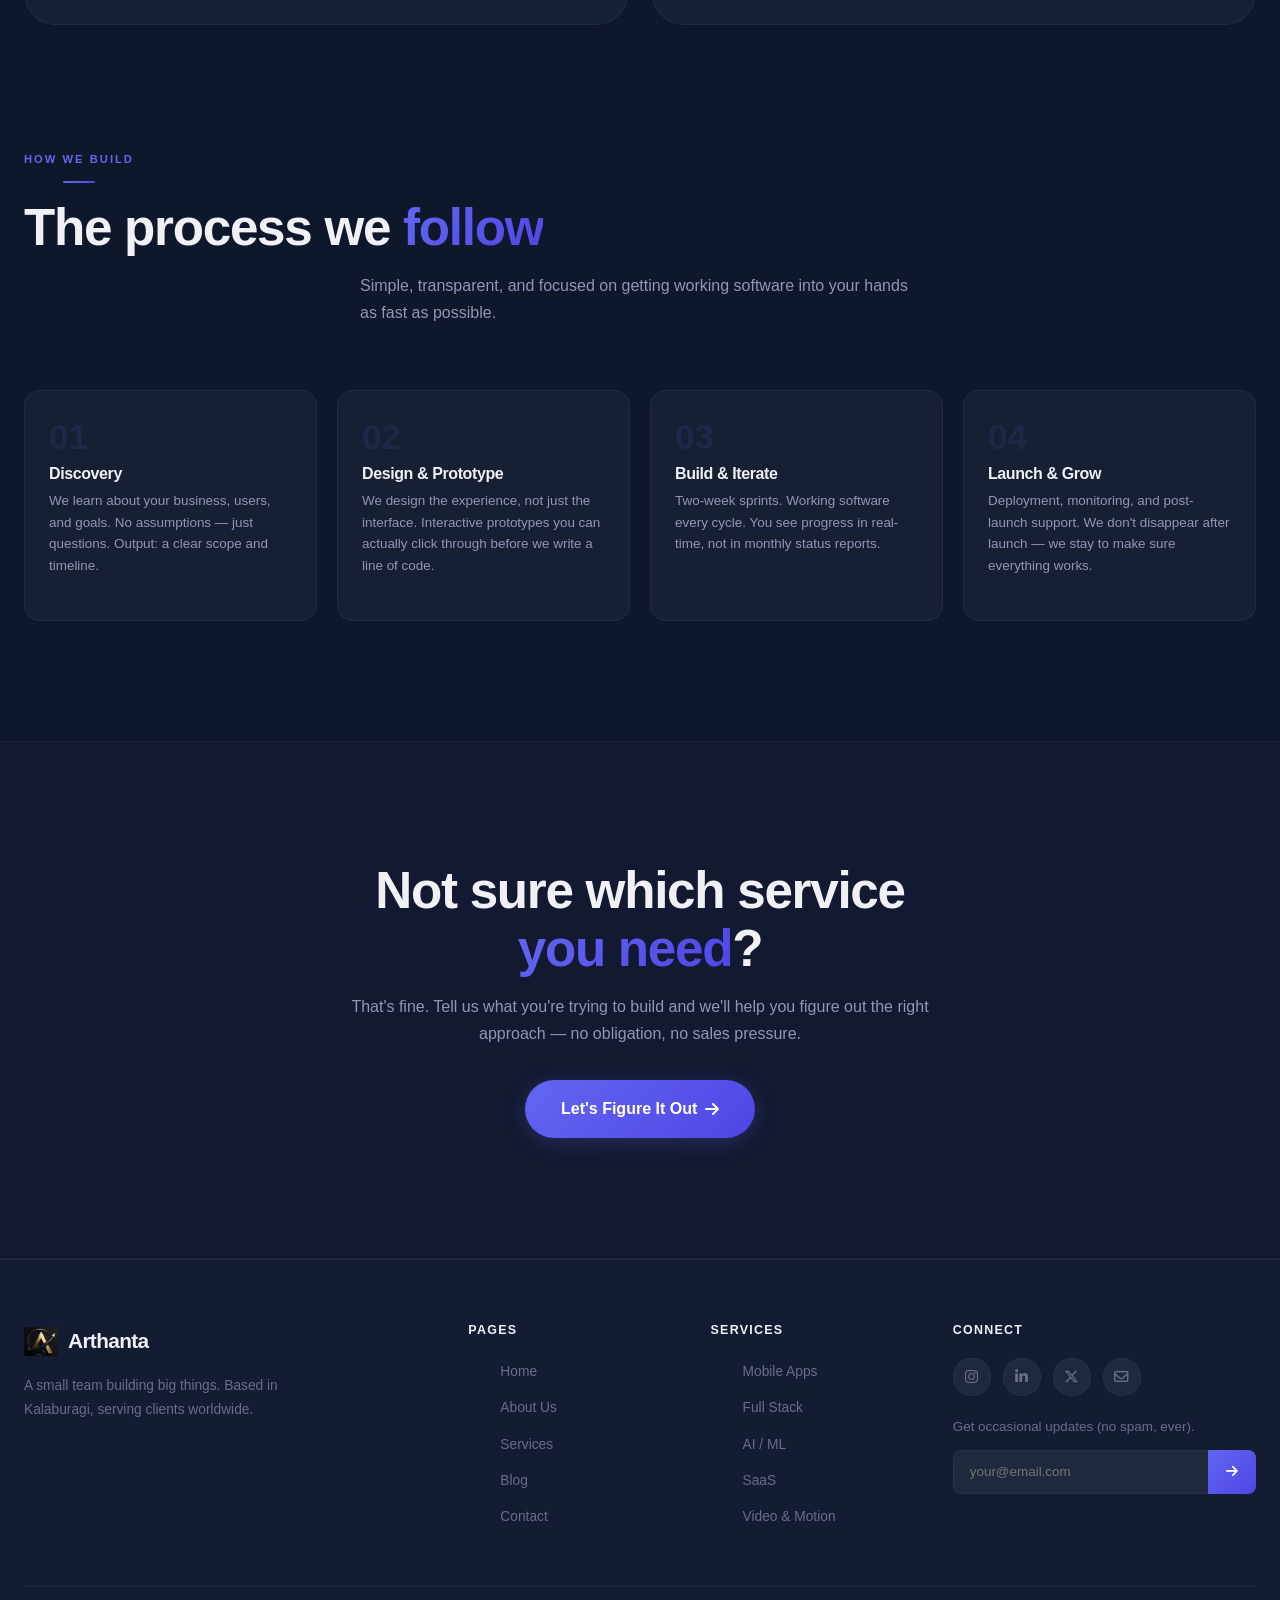
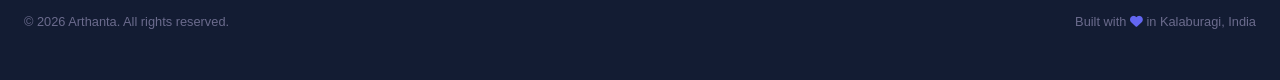
<file: services.html>
<!DOCTYPE html>
<html lang="en">
<head>
  <meta charset="UTF-8">
  <meta name="viewport" content="width=device-width, initial-scale=1.0">
  <title>Services | Mobile Apps, Full Stack, AI & SaaS — Arthanta</title>
  <meta name="description" content="Arthanta offers mobile app development, full-stack engineering, AI/ML integration, SaaS product development, social media management, and video production.">
  <meta property="og:title" content="Services — Arthanta">
  <meta property="og:description" content="What we build. Mobile apps, full-stack platforms, AI systems, SaaS, and more.">
  <meta name="theme-color" content="#0a0a0f">
  <link rel="icon" type="image/jpeg" href="favicon.ico">
  <link rel="shortcut icon" href="favicon.ico">

  <link rel="preconnect" href="https://api.fontshare.com">
  <link rel="preconnect" href="https://fonts.gstatic.com" crossorigin>
  <link href="https://api.fontshare.com/v2/css?f[]=satoshi@400,500,600,700,800,900&f[]=general-sans@400,500,600,700&display=swap" rel="stylesheet">
  <link rel="stylesheet" href="https://cdnjs.cloudflare.com/ajax/libs/font-awesome/6.5.1/css/all.min.css">
  <link rel="stylesheet" href="https://cdn.jsdelivr.net/npm/bootstrap@5.3.2/dist/css/bootstrap.min.css">
  <link rel="stylesheet" href="css/style.css">
</head>
<body>

  <div class="noise-overlay"></div>
  <div class="scroll-progress"></div>
  <div class="cursor-dot"></div>
  <div class="cursor-ring"></div>

  <nav class="navbar scrolled" role="navigation">
    <div class="navbar-inner">
      <a href="index.html" class="navbar-logo">
        <img src="logo.jpeg" alt="Arthanta" class="logo-img">
        <span>Arthanta</span>
      </a>
      <ul class="navbar-links">
        <li><a href="index.html">Home</a></li>
        <li><a href="about.html">About</a></li>
        <li><a href="services.html" class="active">Services</a></li>
        <li><a href="contact.html">Contact</a></li>
      </ul>
      <div class="navbar-social social-morph">
        <a href="https://www.instagram.com/arthanta.tech?igsh=MXUxYXV5bG8zN2Z4bQ==" target="_blank" rel="noopener noreferrer" aria-label="Instagram"><i class="fa-brands fa-instagram"></i></a>
        <a href="https://www.linkedin.com/in/arthanta" target="_blank" rel="noopener noreferrer" aria-label="LinkedIn"><i class="fa-brands fa-linkedin-in"></i></a>
        <a href="https://x.com/ArthantaSystems" target="_blank" rel="noopener noreferrer" aria-label="X / Twitter"><i class="fa-brands fa-x-twitter"></i></a>
      </div>
      <div class="navbar-cta">
        <a href="contact.html" class="btn-arthanta btn-primary btn-sm">
          <i class="fa-regular fa-comment"></i> Start a Project
        </a>
      </div>
      <button class="navbar-toggle" aria-label="Toggle menu">
        <span></span><span></span><span></span>
      </button>
    </div>
  </nav>

  <div class="mobile-menu-overlay"></div>
  <div class="mobile-menu">
    <a href="index.html">Home</a>
    <a href="about.html">About</a>
    <a href="services.html">Services</a>
    <a href="blog.html">Blog</a>
    <a href="contact.html">Contact</a>
    <div style="margin-top:32px;">
      <a href="contact.html" class="btn-arthanta btn-primary mobile-cta-btn" style="display:inline-flex;">
        <i class="fa-regular fa-comment"></i> Start a Project
      </a>
    </div>
    <div style="margin-top:24px;display:flex;gap:16px;">
      <a href="https://www.instagram.com/arthanta.tech?igsh=MXUxYXV5bG8zN2Z4bQ==" target="_blank" rel="noopener noreferrer" style="font-size:1.2rem;border:none;padding:0;"><i class="fa-brands fa-instagram"></i></a>
      <a href="https://www.linkedin.com/in/arthanta" target="_blank" rel="noopener noreferrer" style="font-size:1.2rem;border:none;padding:0;"><i class="fa-brands fa-linkedin-in"></i></a>
      <a href="https://x.com/ArthantaSystems" target="_blank" rel="noopener noreferrer" style="font-size:1.2rem;border:none;padding:0;"><i class="fa-brands fa-x-twitter"></i></a>
    </div>
  </div>

  <!-- Page Header -->
  <section class="page-header">
    <div class="page-header-bg">
      <div class="hero-glow hero-glow-1" style="top:-20%;right:-5%;"></div>
      <div class="hero-glow hero-glow-2" style="bottom:-20%;left:-5%;"></div>
    </div>
    <div class="page-header-content">
      <span class="section-label">What We Build</span>
      <h1 class="heading-xl">Services that <span class="text-gradient">deliver</span></h1>
      <p>Six areas of focus. One standard of quality. Every project gets our full attention, clear communication, and a team that genuinely cares about the outcome.</p>
    </div>
  </section>

  <!-- Detailed Services -->
  <section class="section">
    <div class="container-premium">
      <div class="services-detailed-grid stagger-children">
        <div class="service-detailed-card" data-service="mobile-app">
          <div class="sd-icon icon-pulse"><i class="fa-solid fa-mobile-screen"></i></div>
          <h3>Mobile App Development</h3>
          <p>We build iOS and Android apps that users genuinely love — not just ones they install and forget. Native performance, thoughtful UX, and a launch process that actually gets you on the App Store. From MVPs to feature-rich platforms, we handle design, development, testing, and deployment.</p>
          <div class="sd-tech">
            <span>React Native</span>
            <span>Flutter</span>
            <span>Swift</span>
            <span>Kotlin</span>
            <span>Firebase</span>
          </div>
        </div>

        <div class="service-detailed-card" data-service="fullstack">
          <div class="sd-icon icon-pulse"><i class="fa-solid fa-code"></i></div>
          <h3>Full Stack Development</h3>
          <p>Modern web applications built to perform. Beautiful frontends, battle-tested APIs, and infrastructure that scales when you do. We use frameworks that make sense for your specific use case — not our convenience. Every project ships with CI/CD, monitoring, and clear documentation.</p>
          <div class="sd-tech">
            <span>React / Next.js</span>
            <span>Node.js</span>
            <span>Python / Django</span>
            <span>PostgreSQL</span>
            <span>AWS / Docker</span>
          </div>
        </div>

        <div class="service-detailed-card" data-service="social-media">
          <div class="sd-icon icon-pulse"><i class="fa-solid fa-share-nodes"></i></div>
          <h3>Social Media Management</h3>
          <p>We create content strategies that actually grow your audience and drive engagement. Not just posting for the sake of posting — we study what works, double down on it, and measure everything. Community management, paid campaigns, and analytics included.</p>
          <div class="sd-tech">
            <span>Content Strategy</span>
            <span>SEO</span>
            <span>Analytics</span>
            <span>Paid Ads</span>
            <span>Brand Design</span>
          </div>
        </div>

        <div class="service-detailed-card" data-service="ml-ai">
          <div class="sd-icon icon-pulse"><i class="fa-solid fa-brain"></i></div>
          <h3>ML / AI Integration</h3>
          <p>Custom AI solutions that solve real business problems — not tech demos. We build ML models, integrate LLMs, set up intelligent automation, and create computer vision pipelines. Our focus is on practical applications that save time, reduce costs, or unlock new capabilities.</p>
          <div class="sd-tech">
            <span>TensorFlow</span>
            <span>PyTorch</span>
            <span>OpenAI / GPT</span>
            <span>LangChain</span>
            <span>Computer Vision</span>
          </div>
        </div>

        <div class="service-detailed-card" data-service="saas">
          <div class="sd-icon icon-pulse"><i class="fa-solid fa-cloud"></i></div>
          <h3>SaaS Product Development</h3>
          <p>Multi-tenant platforms built to scale from day one. Subscription billing, authentication, real-time features, analytics dashboards — everything you need to launch and grow a SaaS product. We've built platforms serving thousands of concurrent users without breaking a sweat.</p>
          <div class="sd-tech">
            <span>Microservices</span>
            <span>React / Angular</span>
            <span>Node.js / Python</span>
            <span>Stripe / Auth0</span>
            <span>AWS / GCP</span>
          </div>
        </div>

        <div class="service-detailed-card" data-service="video-editing">
          <div class="sd-icon icon-pulse"><i class="fa-solid fa-film"></i></div>
          <h3>Video Editing & Motion Graphics</h3>
          <p>Product demos, explainer videos, brand films, and social content that actually gets watched. We handle pre-production, filming coordination, editing, motion graphics, and final delivery. Every frame is designed to tell your story and hold attention.</p>
          <div class="sd-tech">
            <span>After Effects</span>
            <span>Premiere Pro</span>
            <span>DaVinci Resolve</span>
            <span>Blender</span>
            <span>Cinema 4D</span>
          </div>
        </div>
      </div>
    </div>
  </section>

  <!-- Process -->
  <section class="section" style="padding-top:0;">
    <div class="container-premium">
      <div class="section-header reveal">
        <span class="section-label">How We Build</span>
        <h2 class="heading-lg">The process we <span class="text-gradient">follow</span></h2>
        <p class="section-subtitle">Simple, transparent, and focused on getting working software into your hands as fast as possible.</p>
      </div>

      <div class="process-grid stagger-children">
        <div class="value-card" style="text-align:left;">
          <div style="font-size:2.2rem;font-weight:900;background:linear-gradient(135deg,rgba(99,102,241,0.12),rgba(139,92,246,0.08));-webkit-background-clip:text;background-clip:text;-webkit-text-fill-color:transparent;line-height:1;margin-bottom:10px;">01</div>
          <h4>Discovery</h4>
          <p>We learn about your business, users, and goals. No assumptions — just questions. Output: a clear scope and timeline.</p>
        </div>
        <div class="value-card" style="text-align:left;">
          <div style="font-size:2.2rem;font-weight:900;background:linear-gradient(135deg,rgba(99,102,241,0.12),rgba(139,92,246,0.08));-webkit-background-clip:text;background-clip:text;-webkit-text-fill-color:transparent;line-height:1;margin-bottom:10px;">02</div>
          <h4>Design & Prototype</h4>
          <p>We design the experience, not just the interface. Interactive prototypes you can actually click through before we write a line of code.</p>
        </div>
        <div class="value-card" style="text-align:left;">
          <div style="font-size:2.2rem;font-weight:900;background:linear-gradient(135deg,rgba(99,102,241,0.12),rgba(139,92,246,0.08));-webkit-background-clip:text;background-clip:text;-webkit-text-fill-color:transparent;line-height:1;margin-bottom:10px;">03</div>
          <h4>Build & Iterate</h4>
          <p>Two-week sprints. Working software every cycle. You see progress in real-time, not in monthly status reports.</p>
        </div>
        <div class="value-card" style="text-align:left;">
          <div style="font-size:2.2rem;font-weight:900;background:linear-gradient(135deg,rgba(99,102,241,0.12),rgba(139,92,246,0.08));-webkit-background-clip:text;background-clip:text;-webkit-text-fill-color:transparent;line-height:1;margin-bottom:10px;">04</div>
          <h4>Launch & Grow</h4>
          <p>Deployment, monitoring, and post-launch support. We don't disappear after launch — we stay to make sure everything works.</p>
        </div>
      </div>
    </div>
  </section>

  <!-- CTA -->
  <section class="section cta-section">
    <div class="container-premium">
      <div class="cta-content reveal">
        <h2 class="heading-lg">Not sure which service <span class="text-gradient">you need</span>?</h2>
        <p>That's fine. Tell us what you're trying to build and we'll help you figure out the right approach — no obligation, no sales pressure.</p>
        <a href="contact.html" class="btn-arthanta btn-primary btn-lg">
          Let's Figure It Out <i class="fa-solid fa-arrow-right"></i>
        </a>
      </div>
    </div>
  </section>

  <!-- Footer -->
  <footer class="footer">
    <div class="footer-grid">
      <div class="footer-brand">
        <a href="index.html" class="navbar-logo" style="margin-bottom:16px;">
          <img src="logo.jpeg" alt="Arthanta" class="logo-img">
          <span>Arthanta</span>
        </a>
        <p>A small team building big things. Based in Kalaburagi, serving clients worldwide.</p>
      </div>
      <div>
        <h4 class="footer-heading">Pages</h4>
        <ul class="footer-links">
          <li><a href="index.html">Home</a></li>
          <li><a href="about.html">About Us</a></li>
          <li><a href="services.html">Services</a></li>
          <li><a href="blog.html">Blog</a></li>
          <li><a href="contact.html">Contact</a></li>
        </ul>
      </div>
      <div>
        <h4 class="footer-heading">Services</h4>
        <ul class="footer-links">
          <li><a href="services.html">Mobile Apps</a></li>
          <li><a href="services.html">Full Stack</a></li>
          <li><a href="services.html">AI / ML</a></li>
          <li><a href="services.html">SaaS</a></li>
          <li><a href="services.html">Video & Motion</a></li>
        </ul>
      </div>
      <div>
        <h4 class="footer-heading">Connect</h4>
        <div class="footer-social social-morph">
          <a href="https://www.instagram.com/arthanta.tech?igsh=MXUxYXV5bG8zN2Z4bQ==" target="_blank" rel="noopener noreferrer" aria-label="Instagram"><i class="fa-brands fa-instagram"></i></a>
          <a href="https://www.linkedin.com/in/arthanta" target="_blank" rel="noopener noreferrer" aria-label="LinkedIn"><i class="fa-brands fa-linkedin-in"></i></a>
          <a href="https://x.com/ArthantaSystems" target="_blank" rel="noopener noreferrer" aria-label="X / Twitter"><i class="fa-brands fa-x-twitter"></i></a>
          <a href="mailto:arthanta.systems@gmail.com" aria-label="Email"><i class="fa-regular fa-envelope"></i></a>
        </div>
        <div class="footer-newsletter">
          <p>Get occasional updates (no spam, ever).</p>
          <form action="https://formspree.io/f/mojroqne" method="POST">
            <input type="hidden" name="_subject" value="Newsletter Subscription — Arthanta">
            <div class="input-group">
              <input type="email" name="email" placeholder="your@email.com" required aria-label="Email">
              <button type="submit"><i class="fa-solid fa-arrow-right"></i></button>
            </div>
          </form>
        </div>
      </div>
    </div>
    <div class="footer-bottom">
      <p>&copy; 2026 Arthanta. All rights reserved.</p>
      <p>Built with <i class="fa-solid fa-heart" style="color:#6366F1;"></i> in Kalaburagi, India</p>
    </div>
  </footer>

  <div class="modal-overlay" role="dialog" aria-modal="true" aria-label="Service details">
    <div class="modal">
      <div class="modal-header">
        <div class="modal-header-icon"><i class="fa-solid fa-mobile-screen"></i></div>
        <button class="modal-close" aria-label="Close"><i class="fa-solid fa-xmark"></i></button>
      </div>
      <div class="modal-body"></div>
    </div>
  </div>

  <div class="floating-cta">
    <span class="cta-tooltip">Free Consultation</span>
    <a href="contact.html" class="floating-btn" aria-label="Get free consultation">
      <i class="fa-regular fa-comment"></i>
    </a>
  </div>

  <script src="https://cdn.jsdelivr.net/npm/bootstrap@5.3.2/dist/js/bootstrap.bundle.min.js"></script>
  <script src="js/script.js"></script>
</body>
</html>
</file>
<file: css/style.css>
/* ============================================
   ARTHANTA — Premium Tech Agency
   Style Sheet v2
   ============================================ */

/* ---------- CSS Custom Properties ---------- */
:root {
  --color-bg: #0F172A;
  --color-bg-alt: #131C33;
  --color-bg-card: #172033;
  --color-bg-elevated: #1E293B;
  --color-surface: #1B2438;
  --color-border: rgba(255, 255, 255, 0.05);
  --color-border-light: rgba(255, 255, 255, 0.10);
  --color-text: #f0f0f5;
  --color-text-secondary: #9494b8;
  --color-text-muted: #6b6b8d;
  --color-accent-indigo: #6366F1;
  --color-accent-indigo-bright: #818CF8;
  --color-accent-purple: #8B5CF6;
  --color-accent-gradient: linear-gradient(135deg, #6366F1, #4F46E5);
  --color-accent-gradient-2: linear-gradient(135deg, #4F46E5, #6366F1);
  --color-glow-indigo: rgba(99, 102, 241, 0.3);
  --color-glow-purple: rgba(139, 92, 246, 0.3);
  --color-success: #00e676;
  --font-sans: 'General Sans', -apple-system, BlinkMacSystemFont, 'Segoe UI', Roboto, sans-serif;
  --font-display: 'Satoshi', -apple-system, BlinkMacSystemFont, 'Segoe UI', sans-serif;
  --radius-sm: 8px;
  --radius-md: 12px;
  --radius-lg: 16px;
  --radius-xl: 24px;
  --radius-2xl: 32px;
  --radius-full: 50%;
  --shadow-sm: 0 2px 8px rgba(0, 0, 0, 0.3);
  --shadow-md: 0 8px 32px rgba(0, 0, 0, 0.4);
  --shadow-lg: 0 16px 48px rgba(0, 0, 0, 0.5);
  --shadow-xl: 0 32px 64px rgba(0, 0, 0, 0.6);
  --shadow-glow-indigo: 0 0 30px rgba(99, 102, 241, 0.15);
  --shadow-glow-purple: 0 0 30px rgba(139, 92, 246, 0.15);
  --transition-fast: 0.2s cubic-bezier(0.16, 1, 0.3, 1);
  --transition-base: 0.4s cubic-bezier(0.16, 1, 0.3, 1);
  --transition-slow: 0.6s cubic-bezier(0.16, 1, 0.3, 1);
  --transition-spring: 0.6s cubic-bezier(0.34, 1.56, 0.64, 1);
  --nav-height: 72px;
}

/* ---------- Logo ---------- */
.logo-img {
  width: 34px;
  height: auto;
  flex-shrink: 0;
  display: block;
}


/* ---------- Reset & Base ---------- */
*, *::before, *::after {
  margin: 0;
  padding: 0;
  box-sizing: border-box;
}

html {
  scroll-behavior: smooth;
  -webkit-font-smoothing: antialiased;
  -moz-osx-font-smoothing: grayscale;
}

body {
  font-family: var(--font-sans);
  background-color: var(--color-bg);
  color: var(--color-text);
  line-height: 1.65;
  overflow-x: hidden;
  cursor: none;
}

body a, body button, body input, body textarea, body select {
  cursor: none;
}

::selection {
  background: var(--color-accent-purple);
  color: #fff;
}

img { max-width: 100%; height: auto; display: block; }

a {
  color: var(--color-accent-indigo);
  text-decoration: none;
  transition: color var(--transition-fast);
}
a:hover { color: var(--color-accent-indigo-bright); }

/* ---------- Grain / Noise Texture ---------- */
.noise-overlay {
  position: fixed;
  top: 0;
  left: 0;
  width: 100%;
  height: 100%;
  pointer-events: none;
  z-index: 9999;
  opacity: 0.35;
  mix-blend-mode: overlay;
}
.noise-overlay::after {
  content: '';
  position: absolute;
  inset: -50%;
  width: 200%;
  height: 200%;
  background-image: url("data:image/svg+xml,%3Csvg viewBox='0 0 512 512' xmlns='http://www.w3.org/2000/svg'%3E%3Cfilter id='noise'%3E%3CfeTurbulence type='fractalNoise' baseFrequency='0.9' numOctaves='4' stitchTiles='stitch'/%3E%3C/filter%3E%3Crect width='100%25' height='100%25' filter='url(%23noise)' opacity='1'/%3E%3C/svg%3E");
  background-repeat: repeat;
  animation: noiseShift 0.4s steps(4) infinite;
  opacity: 0.15;
}
@keyframes noiseShift {
  0% { transform: translate(0, 0); }
  25% { transform: translate(-5%, -5%); }
  50% { transform: translate(-10%, 5%); }
  75% { transform: translate(5%, -10%); }
  100% { transform: translate(0, 0); }
}

/* ---------- Custom Cursor ---------- */
.cursor-dot {
  position: fixed;
  width: 6px;
  height: 6px;
  background: var(--color-accent-indigo);
  border-radius: var(--radius-full);
  pointer-events: none;
  z-index: 10000;
  transform: translate(-50%, -50%);
  transition: width 0.2s, height 0.2s, background 0.2s;
  mix-blend-mode: difference;
}

.cursor-ring {
  position: fixed;
  width: 36px;
  height: 36px;
  border: 1.5px solid rgba(255, 255, 255, 0.3);
  border-radius: var(--radius-full);
  pointer-events: none;
  z-index: 10000;
  transform: translate(-50%, -50%);
  transition: width 0.3s ease, height 0.3s ease, border-color 0.3s ease, background 0.3s ease;
}

.cursor-ring.hover {
  width: 56px;
  height: 56px;
  border-color: var(--color-accent-indigo);
  background: rgba(99, 102, 241, 0.06);
}

.cursor-ring.hide {
  opacity: 0;
}

.cursor-dot.hide {
  opacity: 0;
}

/* ---------- Scroll Progress Bar ---------- */
.scroll-progress {
  position: fixed;
  top: 0;
  left: 0;
  width: 0;
  height: 2px;
  background: var(--color-accent-gradient);
  z-index: 10001;
  transition: width 0.05s linear;
}

/* ---------- Typography ---------- */
h1, h2, h3, h4, h5, h6 {
  font-family: var(--font-display);
  font-weight: 700;
  line-height: 1.12;
  letter-spacing: -0.025em;
}

.heading-xl {
  font-size: clamp(2.6rem, 7vw, 5rem);
  font-weight: 800;
  line-height: 1.03;
  letter-spacing: -0.035em;
}

.heading-lg {
  font-size: clamp(2rem, 4vw, 3.2rem);
  font-weight: 700;
  letter-spacing: -0.025em;
}

.heading-md {
  font-size: clamp(1.3rem, 2.5vw, 1.8rem);
  font-weight: 600;
}

.heading-sm {
  font-size: clamp(1.05rem, 1.8vw, 1.25rem);
  font-weight: 600;
}

.text-gradient {
  background: var(--color-accent-gradient);
  -webkit-background-clip: text;
  background-clip: text;
  -webkit-text-fill-color: transparent;
}

.text-gradient-reverse {
  background: var(--color-accent-gradient-2);
  -webkit-background-clip: text;
  background-clip: text;
  -webkit-text-fill-color: transparent;
}

/* ---------- Word-level highlight ---------- */
.word-highlight {
  display: inline-block;
  position: relative;
}
.word-highlight::after {
  content: '';
  position: absolute;
  bottom: 2px;
  left: -2px;
  right: -2px;
  height: 8px;
  background: linear-gradient(135deg, rgba(99, 102, 241, 0.2), rgba(139, 92, 246, 0.15));
  border-radius: 4px;
  z-index: -1;
}

/* ---------- Ripple Effect ---------- */
.ripple {
  position: relative;
  overflow: hidden;
}
.ripple .ripple-effect {
  position: absolute;
  border-radius: 50%;
  background: rgba(255, 255, 255, 0.3);
  transform: scale(0);
  animation: rippleAnim 0.6s ease-out;
  pointer-events: none;
}
@keyframes rippleAnim {
  to { transform: scale(4); opacity: 0; }
}

/* ---------- Glow Follow ---------- */
.glow-follow {
  position: relative;
  overflow: hidden;
}
.glow-follow .glow-spot {
  position: absolute;
  width: 200px;
  height: 200px;
  border-radius: 50%;
  background: radial-gradient(circle, rgba(99, 102, 241, 0.1), transparent 70%);
  pointer-events: none;
  opacity: 0;
  transition: opacity 0.3s ease;
  transform: translate(-50%, -50%);
  z-index: 0;
}
.glow-follow:hover .glow-spot {
  opacity: 1;
}

/* ---------- Icon Pulse on Hover ---------- */
.icon-pulse {
  transition: all 0.4s cubic-bezier(0.34, 1.56, 0.64, 1);
}
.icon-pulse:hover {
  animation: iconPulse 0.6s ease;
}
@keyframes iconPulse {
  0%, 100% { transform: scale(1) rotate(0deg); }
  25% { transform: scale(1.2) rotate(-5deg); }
  50% { transform: scale(1.1) rotate(3deg); }
  75% { transform: scale(1.15) rotate(-2deg); }
}

/* ---------- Nav Link Glow ---------- */
.navbar-links a {
  position: relative;
  transition: color 0.3s ease, text-shadow 0.3s ease;
}
.navbar-links a:hover {
  text-shadow: 0 0 20px rgba(99, 102, 241, 0.3);
}

/* ---------- Card Content Reveal on Hover ---------- */
.card-reveal {
  position: relative;
  overflow: hidden;
}
.card-reveal .card-reveal-content {
  transform: translateY(10px);
  opacity: 0;
  transition: all 0.4s cubic-bezier(0.16, 1, 0.3, 1);
}
.card-reveal:hover .card-reveal-content {
  transform: translateY(0);
  opacity: 1;
}

/* ---------- Social Icon Morph ---------- */
.social-morph a {
  transition: all 0.3s cubic-bezier(0.34, 1.56, 0.64, 1);
}
.social-morph a:hover {
  transform: translateY(-4px) scale(1.15) rotate(360deg);
  background: var(--color-accent-gradient);
  color: #fff !important;
  border-color: transparent;
}

/* ---------- Button Styles ---------- */
.btn-arthanta {
  display: inline-flex;
  align-items: center;
  gap: 8px;
  padding: 12px 28px;
  border-radius: 50px;
  font-family: var(--font-sans);
  font-weight: 600;
  font-size: 0.88rem;
  border: none;
  cursor: none;
  transition: transform var(--transition-spring), box-shadow var(--transition-base), background var(--transition-base);
  position: relative;
  overflow: hidden;
  text-decoration: none;
  will-change: transform;
}

.btn-primary {
  background: var(--color-accent-gradient);
  color: #fff !important;
  box-shadow: 0 4px 20px rgba(99, 102, 241, 0.25);
}
.btn-primary:hover {
  transform: translateY(-2px) scale(1.02);
  box-shadow: 0 8px 40px rgba(99, 102, 241, 0.35);
  color: #fff !important;
}
.btn-primary:active {
  transform: scale(0.97);
}

.btn-secondary {
  background: transparent;
  color: var(--color-text) !important;
  border: 1px solid var(--color-border-light);
}
.btn-secondary:hover {
  border-color: var(--color-accent-indigo-bright);
  background: rgba(99, 102, 241, 0.05);
  transform: translateY(-2px);
  color: var(--color-text) !important;
}

.btn-outline-glow {
  background: transparent;
  color: var(--color-text) !important;
  border: 1px solid var(--color-border-light);
  position: relative;
}
.btn-outline-glow::before {
  content: '';
  position: absolute;
  inset: -1px;
  border-radius: 50px;
  padding: 1px;
  background: var(--color-accent-gradient);
  -webkit-mask: linear-gradient(#fff 0 0) content-box, linear-gradient(#fff 0 0);
  -webkit-mask-composite: xor;
  mask-composite: exclude;
  opacity: 0;
  transition: opacity var(--transition-base);
}
.btn-outline-glow:hover::before {
  opacity: 1;
}
.btn-outline-glow:hover {
  transform: translateY(-2px);
  box-shadow: var(--shadow-glow-indigo);
}

.btn-sm {
  padding: 8px 20px;
  font-size: 0.8rem;
}

.btn-lg {
  padding: 16px 36px;
  font-size: 1rem;
}

/* ---------- Section Styles ---------- */
.section {
  padding: 120px 0;
  position: relative;
}

.section-header {
  margin-bottom: 64px;
}

.section-header.left {
  text-align: left;
}
.section-header.left .section-label::after {
  margin: 12px 0 0;
}

.section-label {
  display: inline-block;
  font-size: 0.7rem;
  font-weight: 700;
  text-transform: uppercase;
  letter-spacing: 0.18em;
  color: var(--color-accent-indigo);
  margin-bottom: 16px;
  position: relative;
}
.section-label::after {
  content: '';
  display: block;
  width: 32px;
  height: 2px;
  background: var(--color-accent-gradient);
  margin: 12px auto 0;
  border-radius: 2px;
}

.section-subtitle {
  color: var(--color-text-secondary);
  font-size: 1rem;
  max-width: 560px;
  margin: 16px auto 0;
  line-height: 1.7;
}
.section-header.left .section-subtitle {
  margin: 16px 0 0;
}

/* ---------- Section Dividers ---------- */
.section-divider {
  position: absolute;
  left: 0;
  right: 0;
  height: 60px;
  pointer-events: none;
  z-index: 1;
}
.section-divider.top {
  top: -1px;
  background: var(--color-bg);
  clip-path: polygon(0 0, 100% 0, 100% 100%, 0 40%);
}
.section-divider.bottom {
  bottom: -1px;
  background: var(--color-bg);
  clip-path: polygon(0 60%, 100% 0, 100% 100%, 0 100%);
}

/* ---------- Decorative Elements ---------- */
.deco-dot-grid {
  position: absolute;
  width: 120px;
  height: 120px;
  pointer-events: none;
  z-index: 0;
}
.deco-dot-grid::after {
  content: '';
  position: absolute;
  inset: 0;
  background-image: radial-gradient(circle, rgba(255,255,255,0.04) 1.5px, transparent 1.5px);
  background-size: 16px 16px;
}
.deco-dot-grid.top-right { top: 40px; right: 40px; }
.deco-dot-grid.bottom-left { bottom: 40px; left: 40px; }

.deco-circle {
  position: absolute;
  border-radius: var(--radius-full);
  pointer-events: none;
  z-index: 0;
}
.deco-circle-1 {
  width: 300px;
  height: 300px;
  border: 1px solid rgba(99, 102, 241, 0.04);
  top: -100px;
  right: -60px;
}
.deco-circle-2 {
  width: 200px;
  height: 200px;
  border: 1px solid rgba(139, 92, 246, 0.04);
  bottom: -60px;
  left: -40px;
}

.deco-line {
  position: absolute;
  pointer-events: none;
  z-index: 0;
}
.deco-line-h {
  height: 1px;
  background: linear-gradient(90deg, transparent, rgba(255,255,255,0.04), transparent);
}
.deco-line-v {
  width: 1px;
  background: linear-gradient(180deg, transparent, rgba(255,255,255,0.04), transparent);
}

/* ---------- Navbar ---------- */
.navbar {
  position: fixed;
  top: 0;
  left: 0;
  right: 0;
  z-index: 1000;
  padding: 0 24px;
  height: var(--nav-height);
  display: flex;
  align-items: center;
  justify-content: space-between;
  transition: all var(--transition-base);
  background: transparent;
}
.navbar.scrolled {
  background: rgba(10, 10, 15, 0.82);
  backdrop-filter: blur(24px) saturate(1.2);
  -webkit-backdrop-filter: blur(24px) saturate(1.2);
  border-bottom: 1px solid var(--color-border);
}

.navbar-inner {
  display: flex;
  align-items: center;
  justify-content: space-between;
  width: 100%;
  max-width: 1280px;
  margin: 0 auto;
}

.navbar-logo {
  display: flex;
  align-items: center;
  gap: 10px;
  font-size: 1.3rem;
  font-weight: 800;
  color: var(--color-text) !important;
  text-decoration: none;
  letter-spacing: -0.03em;
}
.navbar-logo .logo-mark {
  width: 34px;
  height: 34px;
  background: var(--color-accent-gradient);
  border-radius: var(--radius-sm);
  display: flex;
  align-items: center;
  justify-content: center;
  font-size: 1.05rem;
  font-weight: 800;
  color: #fff;
  transition: transform var(--transition-spring);
}
.navbar-logo:hover .logo-mark {
  transform: rotate(-8deg) scale(1.05);
}

.navbar-links {
  display: flex;
  align-items: center;
  gap: 36px;
  list-style: none;
}
.navbar-links a {
  color: var(--color-text-secondary);
  font-size: 0.86rem;
  font-weight: 500;
  text-decoration: none;
  transition: color var(--transition-fast);
  position: relative;
  padding: 4px 0;
}
.navbar-links a::after {
  content: '';
  position: absolute;
  bottom: -2px;
  left: 0;
  width: 0;
  height: 1.5px;
  background: var(--color-accent-gradient);
  transition: width var(--transition-base);
  border-radius: 2px;
}
.navbar-links a:hover { color: var(--color-text); }
.navbar-links a:hover::after { width: 100%; }
.navbar-links a.active { color: var(--color-text); }
.navbar-links a.active::after { width: 100%; }

.navbar-social {
  display: flex;
  align-items: center;
  gap: 14px;
}
.navbar-social a {
  color: var(--color-text-muted);
  font-size: 1.05rem;
  transition: all var(--transition-fast);
}
.navbar-social a:hover {
  color: var(--color-accent-indigo-bright);
  transform: translateY(-2px);
}

.navbar-cta {
  margin-left: 20px;
}

/* Hamburger */
.navbar-toggle {
  display: none;
  flex-direction: column;
  gap: 5px;
  background: none;
  border: none;
  padding: 4px;
  z-index: 1001;
}
.navbar-toggle span {
  display: block;
  width: 22px;
  height: 2px;
  background: var(--color-text);
  border-radius: 2px;
  transition: all var(--transition-base);
  transform-origin: center;
}
.navbar-toggle.active span:nth-child(1) {
  transform: translateY(7px) rotate(45deg);
}
.navbar-toggle.active span:nth-child(2) {
  opacity: 0;
  transform: scaleX(0);
}
.navbar-toggle.active span:nth-child(3) {
  transform: translateY(-7px) rotate(-45deg);
}

/* Mobile Menu */
.mobile-menu {
  position: fixed;
  top: 0;
  right: -100%;
  width: 100%;
  max-width: 400px;
  height: 100vh;
  background: rgba(8, 8, 12, 0.98);
  backdrop-filter: blur(30px);
  -webkit-backdrop-filter: blur(30px);
  z-index: 999;
  padding: 100px 40px 40px;
  transition: right var(--transition-slow);
  display: flex;
  flex-direction: column;
  border-left: 1px solid var(--color-border);
}
.mobile-menu.open { right: 0; }
.mobile-menu a {
  display: block;
  padding: 16px 0;
  font-size: 1.3rem;
  font-weight: 600;
  color: var(--color-text-secondary);
  text-decoration: none;
  border-bottom: 1px solid var(--color-border);
  transition: color var(--transition-fast), padding var(--transition-fast), border-color var(--transition-fast);
}
.mobile-menu a:hover {
  color: var(--color-accent-indigo-bright);
  padding-left: 12px;
  border-bottom-color: rgba(99, 102, 241, 0.15);
}

.mobile-menu-overlay {
  position: fixed;
  top: 0;
  left: 0;
  width: 100%;
  height: 100%;
  background: rgba(0, 0, 0, 0.6);
  z-index: 998;
  opacity: 0;
  pointer-events: none;
  transition: opacity var(--transition-base);
}
.mobile-menu-overlay.open { opacity: 1; pointer-events: all; }

/* ---------- Hero Section ---------- */
.hero {
  min-height: 100vh;
  display: flex;
  align-items: center;
  position: relative;
  padding: 120px 24px 80px;
  overflow: hidden;
}

.hero-bg {
  position: absolute;
  inset: 0;
  z-index: 0;
  overflow: hidden;
}

.hero-grid {
  position: absolute;
  inset: 0;
  background-image:
    linear-gradient(rgba(255, 255, 255, 0.018) 1px, transparent 1px),
    linear-gradient(90deg, rgba(255, 255, 255, 0.018) 1px, transparent 1px);
  background-size: 64px 64px;
}

.hero-glow {
  position: absolute;
  border-radius: var(--radius-full);
  filter: blur(120px);
  pointer-events: none;
}
.hero-glow-1 {
  width: 500px;
  height: 500px;
  background: rgba(99, 102, 241, 0.06);
  top: -10%;
  right: -10%;
  animation: heroGlow1 12s ease-in-out infinite alternate;
}
.hero-glow-2 {
  width: 400px;
  height: 400px;
  background: rgba(139, 92, 246, 0.05);
  bottom: -10%;
  left: -5%;
  animation: heroGlow2 15s ease-in-out infinite alternate;
}
.hero-glow-3 {
  width: 300px;
  height: 300px;
  background: rgba(99, 102, 241, 0.03);
  top: 40%;
  left: 50%;
  animation: heroGlow3 18s ease-in-out infinite alternate;
}

@keyframes heroGlow1 {
  0% { transform: translate(0, 0) scale(1); opacity: 0.6; }
  100% { transform: translate(-100px, 50px) scale(1.15); opacity: 1; }
}
@keyframes heroGlow2 {
  0% { transform: translate(0, 0) scale(1); opacity: 0.6; }
  100% { transform: translate(80px, -50px) scale(1.2); opacity: 1; }
}
@keyframes heroGlow3 {
  0% { transform: translate(-50%, 0) scale(1); }
  50% { transform: translate(-30%, -30px) scale(1.1); }
  100% { transform: translate(-60%, 20px) scale(0.9); }
}

/* Floating decorative shapes */
.deco-float {
  position: absolute;
  pointer-events: none;
  z-index: 0;
  opacity: 0.15;
}
.deco-float-1 {
  top: 15%;
  right: 12%;
  width: 40px;
  height: 40px;
  border: 2px solid var(--color-accent-indigo);
  border-radius: 8px;
  transform: rotate(25deg);
  animation: decoFloat1 8s ease-in-out infinite;
}
.deco-float-2 {
  top: 55%;
  left: 8%;
  width: 24px;
  height: 24px;
  background: var(--color-accent-purple);
  border-radius: 4px;
  transform: rotate(45deg);
  animation: decoFloat2 10s ease-in-out infinite;
}
.deco-float-3 {
  bottom: 20%;
  right: 20%;
  width: 16px;
  height: 16px;
  border: 2px solid var(--color-accent-indigo);
  border-radius: var(--radius-full);
  animation: decoFloat3 7s ease-in-out infinite;
}

@keyframes decoFloat1 {
  0%, 100% { transform: rotate(25deg) translateY(0); }
  50% { transform: rotate(35deg) translateY(-20px); }
}
@keyframes decoFloat2 {
  0%, 100% { transform: rotate(45deg) translateX(0); }
  50% { transform: rotate(55deg) translateX(15px); }
}
@keyframes decoFloat3 {
  0%, 100% { transform: translateY(0) scale(1); }
  50% { transform: translateY(-12px) scale(1.2); }
}

.hero-particles {
  position: absolute;
  inset: 0;
  overflow: hidden;
}
.particle {
  position: absolute;
  width: 2px;
  height: 2px;
  background: var(--color-accent-indigo);
  border-radius: var(--radius-full);
  opacity: 0;
  animation: particleFloat 8s infinite;
}
.particle:nth-child(2) { left: 20%; top: 30%; animation-delay: 1.2s; background: var(--color-accent-purple); }
.particle:nth-child(3) { left: 70%; top: 20%; animation-delay: 2.4s; }
.particle:nth-child(4) { left: 40%; top: 70%; animation-delay: 0.6s; background: var(--color-accent-purple); }
.particle:nth-child(5) { left: 85%; top: 60%; animation-delay: 3.6s; }
.particle:nth-child(6) { left: 10%; top: 80%; animation-delay: 1.8s; }
.particle:nth-child(7) { left: 55%; top: 10%; animation-delay: 3s; background: var(--color-accent-purple); }
.particle:nth-child(8) { left: 90%; top: 85%; animation-delay: 0.9s; }
.particle:nth-child(9) { left: 30%; top: 50%; animation-delay: 4.2s; background: var(--color-accent-purple); }
.particle:nth-child(10) { left: 65%; top: 75%; animation-delay: 2.1s; }
.particle:nth-child(11) { left: 5%; top: 15%; animation-delay: 1.5s; }
.particle:nth-child(12) { left: 75%; top: 40%; animation-delay: 3.3s; background: var(--color-accent-purple); }

@keyframes particleFloat {
  0% { opacity: 0; transform: translateY(0) scale(0); }
  15% { opacity: 0.7; }
  70% { opacity: 0.4; }
  100% { opacity: 0; transform: translateY(-120px) scale(1); }
}

.hero-content {
  position: relative;
  z-index: 1;
  max-width: 1280px;
  margin: 0 auto;
  width: 100%;
}

.hero-badge {
  display: inline-flex;
  align-items: center;
  gap: 8px;
  padding: 7px 16px;
  background: rgba(99, 102, 241, 0.06);
  border: 1px solid rgba(99, 102, 241, 0.12);
  border-radius: 50px;
  font-size: 0.75rem;
  font-weight: 600;
  color: var(--color-accent-indigo);
  margin-bottom: 28px;
}

.hero-title {
  margin-bottom: 24px;
}

.hero-subtitle {
  font-size: clamp(1rem, 1.5vw, 1.1rem);
  color: var(--color-text-secondary);
  max-width: 520px;
  margin-bottom: 40px;
  line-height: 1.75;
}

.hero-actions {
  display: flex;
  flex-wrap: wrap;
  gap: 16px;
}

.hero-sponsor {
  margin-top: 48px;
  display: inline-flex;
  align-items: flex-start;
  gap: 16px;
  padding: 20px 28px;
  background: linear-gradient(135deg, rgba(139, 92, 246, 0.06), rgba(99, 102, 241, 0.03));
  border: 1px solid rgba(139, 92, 246, 0.12);
  border-radius: var(--radius-lg);
  transition: all var(--transition-base);
  position: relative;
  overflow: hidden;
}
.hero-sponsor::before {
  content: '';
  position: absolute;
  inset: 0;
  background: linear-gradient(135deg, rgba(139, 92, 246, 0.04), rgba(99, 102, 241, 0.02));
  opacity: 0;
  transition: opacity var(--transition-base);
}
.hero-sponsor:hover::before { opacity: 1; }
.hero-sponsor:hover {
  transform: translateY(-2px);
  box-shadow: var(--shadow-glow-purple);
  border-color: rgba(139, 92, 246, 0.25);
}
.hero-sponsor .sponsor-icon {
  width: 40px;
  height: 40px;
  min-width: 40px;
  background: var(--color-accent-gradient-2);
  border-radius: var(--radius-sm);
  display: flex;
  align-items: center;
  justify-content: center;
  font-size: 1rem;
  color: #fff;
}
.hero-sponsor .sponsor-text { flex: 1; }
.hero-sponsor .sponsor-label {
  font-size: 0.65rem;
  font-weight: 700;
  text-transform: uppercase;
  letter-spacing: 0.12em;
  color: var(--color-accent-purple);
  margin-bottom: 4px;
}
.hero-sponsor .sponsor-title {
  font-size: 0.92rem;
  font-weight: 700;
  color: var(--color-text);
  margin-bottom: 4px;
}
.hero-sponsor .sponsor-details {
  font-size: 0.8rem;
  color: var(--color-text-muted);
}

/* ---------- Marquee ---------- */
.marquee-section {
  padding: 40px 0;
  overflow: hidden;
  border-top: 1px solid var(--color-border);
  border-bottom: 1px solid var(--color-border);
  background: var(--color-bg-alt);
}
.marquee-track {
  display: flex;
  gap: 48px;
  width: fit-content;
  animation: marqueeScroll 30s linear infinite;
}
.marquee-track:hover {
  animation-play-state: paused;
}
.marquee-item {
  display: flex;
  align-items: center;
  gap: 48px;
  white-space: nowrap;
  font-size: 0.85rem;
  font-weight: 500;
  color: var(--color-text-muted);
  letter-spacing: 0.04em;
  text-transform: uppercase;
}
.marquee-item i {
  color: var(--color-accent-indigo);
  font-size: 0.65rem;
  opacity: 0.5;
}
.marquee-item strong {
  color: var(--color-text-secondary);
}

@keyframes marqueeScroll {
  0% { transform: translateX(0); }
  100% { transform: translateX(-50%); }
}

/* ---------- About Teaser ---------- */
.about-teaser-grid {
  display: grid;
  grid-template-columns: 1fr 1fr;
  gap: 60px;
  align-items: center;
}
.about-teaser-visual {
  position: relative;
}
.visual-box {
  position: relative;
  padding: 40px;
  background: var(--color-bg-card);
  border-radius: var(--radius-xl);
  border: 1px solid var(--color-border);
  overflow: hidden;
}
.visual-box::before {
  content: '';
  position: absolute;
  top: 0;
  left: 0;
  right: 0;
  height: 3px;
  background: var(--color-accent-gradient);
}

.about-teaser-stats {
  display: grid;
  grid-template-columns: repeat(3, 1fr);
  gap: 16px;
  margin-top: 24px;
}
.stat-item {
  text-align: center;
  padding: 20px 12px;
  background: var(--color-bg-card);
  border-radius: var(--radius-md);
  border: 1px solid var(--color-border);
  transition: all var(--transition-base);
}
.stat-item:hover {
  border-color: var(--color-border-light);
  transform: translateY(-4px);
  box-shadow: var(--shadow-md);
}
.stat-number {
  font-size: 1.8rem;
  font-weight: 800;
  background: var(--color-accent-gradient);
  -webkit-background-clip: text;
  background-clip: text;
  -webkit-text-fill-color: transparent;
  line-height: 1.2;
}
.stat-label {
  font-size: 0.78rem;
  color: var(--color-text-muted);
  margin-top: 4px;
  font-weight: 500;
}

/* ---------- Asymmetrical Showcase ---------- */
.showcase-row {
  display: grid;
  grid-template-columns: 1.3fr 0.7fr;
  gap: 40px;
  align-items: center;
}
.showcase-row.reverse {
  grid-template-columns: 0.7fr 1.3fr;
}
.showcase-row.reverse .showcase-visual {
  order: -1;
}

.showcase-visual {
  position: relative;
}
.showcase-content .showcase-tag {
  display: inline-block;
  font-size: 0.7rem;
  font-weight: 700;
  text-transform: uppercase;
  letter-spacing: 0.15em;
  color: var(--color-accent-purple);
  margin-bottom: 12px;
}

/* ---------- Services Grid ---------- */
.services-grid {
  display: grid;
  grid-template-columns: repeat(3, 1fr);
  gap: 20px;
}

.service-card {
  background: var(--color-bg-card);
  border-radius: var(--radius-lg);
  padding: 32px 28px;
  border: 1px solid var(--color-border);
  cursor: none;
  transition: all 0.4s cubic-bezier(0.34, 1.56, 0.64, 1);
  position: relative;
  overflow: hidden;
  text-align: left;
}
.service-card::before {
  content: '';
  position: absolute;
  top: 0;
  left: 0;
  right: 0;
  height: 2px;
  background: var(--color-accent-gradient);
  opacity: 0.2;
  transition: opacity 0.4s ease;
}
.service-card:hover::before { opacity: 1; }
.service-card:hover {
  transform: translateY(-6px);
  border-color: rgba(99, 102, 241, 0.18);
  box-shadow: 0 20px 60px rgba(0, 0, 0, 0.5), 0 0 60px rgba(99, 102, 241, 0.06);
}

.service-card .card-num {
  position: absolute;
  top: 8px;
  right: 20px;
  font-size: 3.8rem;
  font-weight: 900;
  color: rgba(255, 255, 255, 0.02);
  line-height: 1;
  letter-spacing: -0.04em;
  pointer-events: none;
  transition: color 0.4s ease;
  z-index: 0;
}
.service-card:hover .card-num {
  color: rgba(99, 102, 241, 0.05);
}

.service-card-icon {
  width: 52px;
  height: 52px;
  background: linear-gradient(135deg, rgba(99, 102, 241, 0.08), rgba(139, 92, 246, 0.08));
  border-radius: 14px;
  display: flex;
  align-items: center;
  justify-content: center;
  font-size: 1.25rem;
  color: var(--color-accent-indigo);
  margin-bottom: 24px;
  transition: all 0.4s cubic-bezier(0.34, 1.56, 0.64, 1);
  position: relative;
  z-index: 1;
}
.service-card:hover .service-card-icon {
  background: var(--color-accent-gradient);
  color: #fff;
  transform: scale(1.05) rotate(-3deg);
  box-shadow: 0 0 30px rgba(99, 102, 241, 0.15);
}

.service-card h3 {
  font-size: 1.15rem;
  margin-bottom: 10px;
  position: relative;
  z-index: 1;
}
.service-card p {
  color: var(--color-text-secondary);
  font-size: 0.86rem;
  line-height: 1.65;
  margin-bottom: 20px;
  position: relative;
  z-index: 1;
}
.service-card .card-cta {
  display: inline-flex;
  align-items: center;
  gap: 6px;
  font-size: 0.82rem;
  font-weight: 600;
  color: var(--color-text-muted);
  transition: all 0.3s ease;
  position: relative;
  z-index: 1;
}
.service-card:hover .card-cta {
  color: var(--color-accent-indigo);
  gap: 12px;
}
.service-card .card-cta i {
  font-size: 0.65rem;
  transition: transform 0.3s ease;
}
.service-card:hover .card-cta i {
  transform: translateX(4px);
}

/* ---------- Modal ---------- */
.modal-overlay {
  position: fixed;
  top: 0;
  left: 0;
  width: 100%;
  height: 100%;
  background: rgba(0, 0, 0, 0.7);
  backdrop-filter: blur(12px);
  -webkit-backdrop-filter: blur(12px);
  z-index: 2000;
  display: flex;
  align-items: center;
  justify-content: center;
  padding: 24px;
  opacity: 0;
  pointer-events: none;
  transition: opacity 0.5s ease;
}
.modal-overlay.open { opacity: 1; pointer-events: all; }

.modal {
  display: block;
  position: relative;
  height: auto;
  background: var(--color-bg-alt);
  border-radius: var(--radius-2xl);
  border: 1px solid var(--color-border-light);
  max-width: 640px;
  width: 100%;
  max-height: 85vh;
  overflow-y: auto;
  transform: scale(0.9) translateY(30px);
  transition: transform 0.6s cubic-bezier(0.34, 1.56, 0.64, 1);
  box-shadow: var(--shadow-xl);
}
.modal-overlay.open .modal {
  transform: scale(1) translateY(0);
}

.modal-header {
  padding: 32px 36px 0;
  display: flex;
  align-items: flex-start;
  justify-content: space-between;
  border-bottom: none;
  flex-shrink: 0;
}
.modal-header-icon {
  width: 56px;
  height: 56px;
  background: var(--color-accent-gradient);
  border-radius: var(--radius-md);
  display: flex;
  align-items: center;
  justify-content: center;
  font-size: 1.3rem;
  color: #fff;
  flex-shrink: 0;
}
.modal-close {
  width: 36px;
  height: 36px;
  background: var(--color-bg-elevated);
  border: 1px solid var(--color-border);
  border-radius: var(--radius-full);
  display: flex;
  align-items: center;
  justify-content: center;
  color: var(--color-text-secondary);
  cursor: none;
  transition: all var(--transition-fast);
  font-size: 0.9rem;
  flex-shrink: 0;
}
.modal-close:hover {
  background: rgba(255, 255, 255, 0.05);
  color: var(--color-text);
  border-color: var(--color-border-light);
  transform: rotate(90deg);
}

.modal-body { padding: 24px 36px 36px; }
.modal-body h2 {
  font-size: 1.5rem;
  margin-bottom: 12px;
  margin-top: 20px;
}
.modal-body .modal-desc {
  color: var(--color-text-secondary);
  font-size: 0.92rem;
  line-height: 1.75;
  margin-bottom: 24px;
}
.modal-body h4 {
  font-size: 0.82rem;
  color: var(--color-accent-indigo);
  margin-bottom: 12px;
  text-transform: uppercase;
  letter-spacing: 0.08em;
  font-weight: 600;
}
.modal-tags {
  display: flex;
  flex-wrap: wrap;
  gap: 8px;
  margin-bottom: 28px;
}
.modal-tag {
  padding: 6px 14px;
  background: rgba(99, 102, 241, 0.05);
  border: 1px solid rgba(99, 102, 241, 0.08);
  border-radius: 50px;
  font-size: 0.76rem;
  font-weight: 500;
  color: var(--color-text-secondary);
}
.modal-benefits {
  list-style: none;
  display: grid;
  grid-template-columns: 1fr 1fr;
  gap: 14px;
}
.modal-benefits li {
  display: flex;
  align-items: center;
  gap: 10px;
  font-size: 0.86rem;
  color: var(--color-text-secondary);
}
.modal-benefits li i { color: var(--color-success); font-size: 0.75rem; }

/* ---------- Superpowers ---------- */
.superpowers-grid {
  display: flex;
  flex-wrap: wrap;
  justify-content: center;
  gap: 10px;
  max-width: 720px;
  margin: 0 auto;
}
.superpower-tag {
  padding: 8px 20px;
  background: var(--color-bg-card);
  border: 1px solid var(--color-border);
  border-radius: 50px;
  font-size: 0.82rem;
  font-weight: 500;
  color: var(--color-text-secondary);
  transition: all var(--transition-spring);
}
.superpower-tag:hover {
  border-color: var(--color-accent-indigo);
  color: var(--color-accent-indigo);
  box-shadow: 0 0 28px rgba(99, 102, 241, 0.08);
  transform: translateY(-3px) scale(1.05);
}

/* ---------- Testimonials ---------- */
.testimonials-slider {
  max-width: 680px;
  margin: 0 auto;
  position: relative;
}
.testimonial-card {
  background: var(--color-bg-card);
  border-radius: var(--radius-2xl);
  padding: 48px 44px;
  border: 1px solid var(--color-border);
  text-align: center;
  transition: all var(--transition-base);
}
.testimonial-card:hover {
  border-color: var(--color-border-light);
  box-shadow: var(--shadow-md);
}

.testimonial-stars {
  color: #fbbf24;
  font-size: 0.85rem;
  margin-bottom: 24px;
  letter-spacing: 3px;
}
.testimonial-text {
  font-size: 1.05rem;
  line-height: 1.75;
  color: var(--color-text);
  margin-bottom: 28px;
  font-style: italic;
}
.testimonial-author {
  display: flex;
  align-items: center;
  justify-content: center;
  gap: 14px;
}
.testimonial-avatar {
  width: 44px;
  height: 44px;
  border-radius: var(--radius-full);
  background: var(--color-accent-gradient);
  display: flex;
  align-items: center;
  justify-content: center;
  color: #fff;
  font-weight: 700;
  font-size: 0.9rem;
}
.testimonial-name {
  font-weight: 600;
  font-size: 0.9rem;
  text-align: left;
}
.testimonial-role {
  font-size: 0.78rem;
  color: var(--color-text-muted);
}

.testimonial-controls {
  display: flex;
  justify-content: center;
  gap: 12px;
  margin-top: 28px;
}
.testimonial-btn {
  width: 40px;
  height: 40px;
  border-radius: var(--radius-full);
  background: var(--color-bg-card);
  border: 1px solid var(--color-border);
  color: var(--color-text-secondary);
  cursor: none;
  transition: all var(--transition-fast);
  display: flex;
  align-items: center;
  justify-content: center;
}
.testimonial-btn:hover {
  border-color: var(--color-accent-indigo);
  color: var(--color-accent-indigo);
  background: rgba(99, 102, 241, 0.05);
  transform: scale(1.05);
}
.testimonial-dots {
  display: flex;
  justify-content: center;
  gap: 8px;
  margin-top: 20px;
}
.testimonial-dot {
  width: 8px;
  height: 8px;
  border-radius: var(--radius-full);
  background: var(--color-border-light);
  border: none;
  cursor: none;
  transition: all var(--transition-fast);
}
.testimonial-dot.active {
  background: var(--color-accent-indigo);
  width: 28px;
  border-radius: 4px;
}

/* ---------- Contact CTA ---------- */
.cta-section {
  background: linear-gradient(135deg, rgba(99, 102, 241, 0.03), rgba(139, 92, 246, 0.03));
  border-top: 1px solid var(--color-border);
  border-bottom: 1px solid var(--color-border);
}
.cta-content {
  text-align: center;
  max-width: 600px;
  margin: 0 auto;
}
.cta-content h2 { margin-bottom: 16px; }
.cta-content p {
  color: var(--color-text-secondary);
  font-size: 1rem;
  margin-bottom: 32px;
  line-height: 1.7;
}

/* ---------- Animated Counters ---------- */
.counters-row {
  display: grid;
  grid-template-columns: repeat(4, 1fr);
  gap: 24px;
  max-width: 900px;
  margin: 0 auto;
}
.counter-item { text-align: center; padding: 24px; }
.counter-number {
  font-size: 2.8rem;
  font-weight: 800;
  background: var(--color-accent-gradient);
  -webkit-background-clip: text;
  background-clip: text;
  -webkit-text-fill-color: transparent;
  line-height: 1.2;
}
.counter-suffix {
  font-size: 2rem;
  font-weight: 800;
  background: var(--color-accent-gradient);
  -webkit-background-clip: text;
  background-clip: text;
  -webkit-text-fill-color: transparent;
}
.counter-label {
  font-size: 0.82rem;
  color: var(--color-text-muted);
  margin-top: 6px;
  font-weight: 500;
}

/* ---------- FAQ ---------- */
.faq-list {
  max-width: 720px;
  margin: 0 auto;
}
.faq-item {
  border-bottom: 1px solid var(--color-border);
  padding: 20px 0;
}
.faq-question {
  display: flex;
  justify-content: space-between;
  align-items: center;
  width: 100%;
  background: none;
  border: none;
  color: var(--color-text);
  font-size: 1rem;
  font-weight: 600;
  text-align: left;
  cursor: none;
  padding: 4px 0;
  transition: color var(--transition-fast);
}
.faq-question:hover { color: var(--color-accent-indigo); }
.faq-question i {
  font-size: 0.8rem;
  transition: transform var(--transition-base);
  color: var(--color-text-muted);
}
.faq-item.open .faq-question i {
  transform: rotate(45deg);
}
.faq-answer {
  max-height: 0;
  overflow: hidden;
  transition: max-height 0.5s ease, padding 0.5s ease;
  padding: 0;
}
.faq-item.open .faq-answer {
  max-height: 300px;
  padding: 16px 0 4px;
}
.faq-answer p {
  color: var(--color-text-secondary);
  font-size: 0.9rem;
  line-height: 1.7;
  margin: 0;
}

/* ---------- Footer ---------- */
.footer {
  background: var(--color-bg-alt);
  border-top: 1px solid var(--color-border);
  padding: 64px 24px 32px;
}
.footer-grid {
  display: grid;
  grid-template-columns: 2fr 1fr 1fr 1.5fr;
  gap: 40px;
  max-width: 1280px;
  margin: 0 auto;
}
.footer-brand p {
  color: var(--color-text-muted);
  font-size: 0.86rem;
  margin-top: 16px;
  max-width: 320px;
  line-height: 1.7;
}
.footer-heading {
  font-size: 0.78rem;
  font-weight: 700;
  text-transform: uppercase;
  letter-spacing: 0.1em;
  color: var(--color-text);
  margin-bottom: 20px;
}
.footer-links { list-style: none; }
.footer-links li { margin-bottom: 10px; }
.footer-links a {
  color: var(--color-text-muted);
  font-size: 0.86rem;
  transition: all var(--transition-fast);
}
.footer-links a:hover {
  color: var(--color-accent-indigo);
  padding-left: 4px;
}

.footer-social {
  display: flex;
  gap: 12px;
  margin-bottom: 20px;
}
.footer-social a {
  width: 38px;
  height: 38px;
  background: var(--color-bg-elevated);
  border-radius: var(--radius-full);
  display: flex;
  align-items: center;
  justify-content: center;
  color: var(--color-text-muted);
  font-size: 0.92rem;
  border: 1px solid var(--color-border);
  transition: all var(--transition-fast);
}
.footer-social a:hover {
  border-color: var(--color-accent-indigo);
  color: var(--color-accent-indigo);
  transform: translateY(-3px);
}

.footer-newsletter p {
  color: var(--color-text-muted);
  font-size: 0.84rem;
  margin-bottom: 12px;
}
.footer-newsletter .input-group {
  display: flex;
  gap: 0;
}
.footer-newsletter input {
  flex: 1;
  padding: 10px 16px;
  background: var(--color-bg-elevated);
  border: 1px solid var(--color-border);
  border-right: none;
  border-radius: var(--radius-sm) 0 0 var(--radius-sm);
  color: var(--color-text);
  font-size: 0.84rem;
  outline: none;
  transition: border-color var(--transition-fast);
}
.footer-newsletter input:focus {
  border-color: var(--color-accent-indigo);
}
.footer-newsletter button {
  padding: 10px 18px;
  background: var(--color-accent-gradient);
  border: none;
  border-radius: 0 var(--radius-sm) var(--radius-sm) 0;
  color: #fff;
  font-weight: 600;
  font-size: 0.84rem;
  cursor: none;
  transition: opacity var(--transition-fast);
}
.footer-newsletter button:hover { opacity: 0.9; }

.footer-bottom {
  max-width: 1280px;
  margin: 40px auto 0;
  padding-top: 24px;
  border-top: 1px solid var(--color-border);
  display: flex;
  justify-content: space-between;
  align-items: center;
  flex-wrap: wrap;
  gap: 16px;
}
.footer-bottom p { color: var(--color-text-muted); font-size: 0.8rem; }

/* ---------- Floating CTA ---------- */
.floating-cta {
  position: fixed;
  bottom: 32px;
  right: 32px;
  z-index: 900;
  display: flex;
  align-items: center;
  gap: 12px;
}
.floating-cta .cta-tooltip {
  background: var(--color-bg-elevated);
  border: 1px solid var(--color-border);
  padding: 10px 18px;
  border-radius: var(--radius-sm);
  font-size: 0.8rem;
  font-weight: 500;
  color: var(--color-text);
  opacity: 0;
  transform: translateX(10px);
  pointer-events: none;
  transition: all var(--transition-base);
  white-space: nowrap;
}
.floating-cta:hover .cta-tooltip { opacity: 1; transform: translateX(0); }
.floating-btn {
  width: 54px;
  height: 54px;
  border-radius: var(--radius-full);
  background: var(--color-accent-gradient);
  border: none;
  color: #fff;
  font-size: 1.15rem;
  cursor: none;
  box-shadow: 0 4px 24px rgba(99, 102, 241, 0.3);
  transition: all var(--transition-spring);
  display: flex;
  align-items: center;
  justify-content: center;
}
.floating-btn:hover {
  transform: scale(1.1);
  box-shadow: 0 8px 40px rgba(99, 102, 241, 0.4);
}

/* ---------- Gradient Border Animation ---------- */
@keyframes gradientBorder {
  0% { background-position: 0% 50%; }
  50% { background-position: 100% 50%; }
  100% { background-position: 0% 50%; }
}
.gradient-border {
  position: relative;
}
.gradient-border::before {
  content: '';
  position: absolute;
  inset: -1px;
  border-radius: inherit;
  padding: 1px;
  background: linear-gradient(135deg, #6366F1, #8B5CF6, #EC4899, #6366F1);
  background-size: 300% 300%;
  -webkit-mask: linear-gradient(#fff 0 0) content-box, linear-gradient(#fff 0 0);
  -webkit-mask-composite: xor;
  mask-composite: exclude;
  animation: gradientBorder 4s ease infinite;
  opacity: 0;
  transition: opacity 0.4s ease;
  pointer-events: none;
}
.gradient-border:hover::before {
  opacity: 1;
}

/* ---------- Float Animation for Cards ---------- */
@keyframes cardFloat {
  0%, 100% { transform: translateY(0); }
  50% { transform: translateY(-6px); }
}
.card-float {
  animation: cardFloat 4s ease-in-out infinite;
}
.card-float:nth-child(2) { animation-delay: 0.5s; }
.card-float:nth-child(3) { animation-delay: 1s; }
.card-float:nth-child(4) { animation-delay: 1.5s; }
.card-float:nth-child(5) { animation-delay: 2s; }
.card-float:nth-child(6) { animation-delay: 2.5s; }

/* ---------- Word Split Animation ---------- */
.word-split {
  overflow: hidden;
  display: inline-block;
}
.word-split .word {
  display: inline-block;
  overflow: hidden;
  vertical-align: top;
}
.word-split .char {
  display: inline-block;
  opacity: 0;
  transform: translateY(100%) rotate(8deg);
  transition: opacity 0.5s ease, transform 0.5s cubic-bezier(0.16, 1, 0.3, 1);
}
.word-split.visible .char {
  opacity: 1;
  transform: translateY(0) rotate(0);
}
.word-split.visible .char:nth-child(1) { transition-delay: 0s; }
.word-split.visible .char:nth-child(2) { transition-delay: 0.02s; }
.word-split.visible .char:nth-child(3) { transition-delay: 0.04s; }
.word-split.visible .char:nth-child(4) { transition-delay: 0.06s; }
.word-split.visible .char:nth-child(5) { transition-delay: 0.08s; }
.word-split.visible .char:nth-child(6) { transition-delay: 0.1s; }
.word-split.visible .char:nth-child(7) { transition-delay: 0.12s; }
.word-split.visible .char:nth-child(8) { transition-delay: 0.14s; }
.word-split.visible .char:nth-child(9) { transition-delay: 0.16s; }
.word-split.visible .char:nth-child(10) { transition-delay: 0.18s; }
.word-split.visible .char:nth-child(11) { transition-delay: 0.2s; }
.word-split.visible .char:nth-child(12) { transition-delay: 0.22s; }
.word-split.visible .char:nth-child(13) { transition-delay: 0.24s; }
.word-split.visible .char:nth-child(14) { transition-delay: 0.26s; }
.word-split.visible .char:nth-child(15) { transition-delay: 0.28s; }
.word-split.visible .char:nth-child(16) { transition-delay: 0.3s; }
.word-split.visible .char:nth-child(17) { transition-delay: 0.32s; }
.word-split.visible .char:nth-child(18) { transition-delay: 0.34s; }
.word-split.visible .char:nth-child(19) { transition-delay: 0.36s; }
.word-split.visible .char:nth-child(20) { transition-delay: 0.38s; }

/* ---------- Image Reveal on Scroll ---------- */
.reveal-img {
  clip-path: inset(0 0 100% 0);
  transition: clip-path 1.2s cubic-bezier(0.77, 0, 0.175, 1);
}
.reveal-img.visible {
  clip-path: inset(0);
}

/* ---------- Scale In Animation ---------- */
@keyframes scaleIn {
  from { transform: scale(0.8); opacity: 0; }
  to { transform: scale(1); opacity: 1; }
}
.scale-in {
  animation: scaleIn 0.6s cubic-bezier(0.16, 1, 0.3, 1) both;
}

/* ---------- Fade In Up ---------- */
@keyframes fadeInUp {
  from { transform: translateY(30px); opacity: 0; }
  to { transform: translateY(0); opacity: 1; }
}
.fade-in-up {
  animation: fadeInUp 0.6s cubic-bezier(0.16, 1, 0.3, 1) both;
}

/* ---------- Shimmer Effect ---------- */
@keyframes shimmer {
  0% { background-position: -200% center; }
  100% { background-position: 200% center; }
}
.shimmer {
  background: linear-gradient(90deg, var(--color-text-muted) 25%, var(--color-text) 50%, var(--color-text-muted) 75%);
  background-size: 200% auto;
  -webkit-background-clip: text;
  background-clip: text;
  -webkit-text-fill-color: transparent;
  animation: shimmer 3s ease infinite;
}

/* ---------- Subtle Pulse ---------- */
@keyframes subtlePulse {
  0%, 100% { box-shadow: 0 0 0 0 rgba(99, 102, 241, 0.3); }
  50% { box-shadow: 0 0 0 8px rgba(99, 102, 241, 0); }
}
.pulse-ring {
  animation: subtlePulse 2s ease infinite;
}

/* ---------- Scroll Animation System ---------- */
.reveal {
  opacity: 0;
  transform: translateY(50px);
  transition: opacity 0.8s ease, transform 0.8s cubic-bezier(0.16, 1, 0.3, 1);
}
.reveal.visible { opacity: 1; transform: translateY(0); }

.reveal-left {
  opacity: 0;
  transform: translateX(-50px);
  transition: opacity 0.8s ease, transform 0.8s cubic-bezier(0.16, 1, 0.3, 1);
}
.reveal-left.visible { opacity: 1; transform: translateX(0); }

.reveal-right {
  opacity: 0;
  transform: translateX(50px);
  transition: opacity 0.8s ease, transform 0.8s cubic-bezier(0.16, 1, 0.3, 1);
}
.reveal-right.visible { opacity: 1; transform: translateX(0); }

.reveal-scale {
  opacity: 0;
  transform: scale(0.9);
  transition: opacity 0.8s ease, transform 0.8s cubic-bezier(0.16, 1, 0.3, 1);
}
.reveal-scale.visible { opacity: 1; transform: scale(1); }

.reveal-up {
  opacity: 0;
  transform: translateY(30px) scale(0.98);
  transition: opacity 0.6s ease, transform 0.6s cubic-bezier(0.16, 1, 0.3, 1);
}
.reveal-up.visible { opacity: 1; transform: translateY(0) scale(1); }

.reveal-clip {
  clip-path: inset(0 0 100% 0);
  transition: clip-path 1s cubic-bezier(0.77, 0, 0.175, 1);
}
.reveal-clip.visible { clip-path: inset(0); }

/* Stagger children */
.stagger-children > * {
  opacity: 0;
  transform: translateY(30px);
  transition: opacity 0.6s ease, transform 0.6s cubic-bezier(0.16, 1, 0.3, 1);
}
.stagger-children.visible > *:nth-child(1) { transition-delay: 0s; opacity: 1; transform: translateY(0); }
.stagger-children.visible > *:nth-child(2) { transition-delay: 0.06s; opacity: 1; transform: translateY(0); }
.stagger-children.visible > *:nth-child(3) { transition-delay: 0.12s; opacity: 1; transform: translateY(0); }
.stagger-children.visible > *:nth-child(4) { transition-delay: 0.18s; opacity: 1; transform: translateY(0); }
.stagger-children.visible > *:nth-child(5) { transition-delay: 0.24s; opacity: 1; transform: translateY(0); }
.stagger-children.visible > *:nth-child(6) { transition-delay: 0.3s; opacity: 1; transform: translateY(0); }
.stagger-children.visible > * { opacity: 1; transform: translateY(0); }

/* ---------- Page Header ---------- */
.page-header {
  padding: 140px 24px 80px;
  text-align: center;
  position: relative;
  overflow: hidden;
}
.page-header-bg {
  position: absolute;
  inset: 0;
  z-index: 0;
}
.page-header .page-header-content {
  position: relative;
  z-index: 1;
  max-width: 680px;
  margin: 0 auto;
}
.page-header h1 { margin-bottom: 16px; }
.page-header p {
  color: var(--color-text-secondary);
  font-size: 1.05rem;
  max-width: 520px;
  margin: 0 auto;
  line-height: 1.7;
}

/* ---------- About Page ---------- */
.about-mission {
  display: grid;
  grid-template-columns: 1fr 1fr;
  gap: 60px;
  align-items: center;
}
.about-values {
  display: grid;
  grid-template-columns: repeat(3, 1fr);
  gap: 20px;
}
.value-card {
  background: var(--color-bg-card);
  border-radius: var(--radius-lg);
  padding: 28px 24px;
  border: 1px solid var(--color-border);
  text-align: center;
  transition: all var(--transition-base);
}
.value-card:hover {
  transform: translateY(-6px);
  border-color: var(--color-border-light);
  box-shadow: var(--shadow-md);
}
.value-card-icon {
  width: 48px;
  height: 48px;
  background: linear-gradient(135deg, rgba(99, 102, 241, 0.08), rgba(139, 92, 246, 0.08));
  border-radius: var(--radius-md);
  display: flex;
  align-items: center;
  justify-content: center;
  margin: 0 auto 16px;
  font-size: 1.15rem;
  color: var(--color-accent-indigo);
  transition: all var(--transition-base);
}
.value-card:hover .value-card-icon {
  background: var(--color-accent-gradient);
  color: #fff;
  transform: scale(1.05);
}
.value-card h4 { font-size: 1rem; margin-bottom: 8px; }
.value-card p { font-size: 0.84rem; color: var(--color-text-secondary); line-height: 1.6; }

.team-grid {
  display: grid;
  grid-template-columns: repeat(4, 1fr);
  gap: 24px;
}
.team-card {
  background: var(--color-bg-card);
  border-radius: var(--radius-lg);
  padding: 32px 20px;
  border: 1px solid var(--color-border);
  text-align: center;
  transition: all var(--transition-base);
}
.team-card:hover {
  transform: translateY(-6px);
  border-color: var(--color-border-light);
  box-shadow: var(--shadow-md);
}
.team-avatar {
  width: 64px;
  height: 64px;
  border-radius: var(--radius-full);
  background: var(--color-accent-gradient);
  display: flex;
  align-items: center;
  justify-content: center;
  margin: 0 auto 16px;
  font-size: 1.4rem;
  font-weight: 700;
  color: #fff;
}
.team-card h4 { font-size: 1rem; margin-bottom: 4px; }
.team-card .team-role {
  font-size: 0.8rem;
  color: var(--color-accent-indigo);
  font-weight: 500;
  margin-bottom: 8px;
}
.team-card p { font-size: 0.82rem; color: var(--color-text-muted); line-height: 1.5; }

/* ---------- Services Page ---------- */
.services-detailed-grid {
  display: grid;
  grid-template-columns: repeat(2, 1fr);
  gap: 24px;
}

.process-grid {
  display: grid;
  grid-template-columns: repeat(4, 1fr);
  gap: 20px;
}
.service-detailed-card {
  background: var(--color-bg-card);
  border-radius: var(--radius-2xl);
  padding: 36px 32px;
  border: 1px solid var(--color-border);
  transition: all var(--transition-base);
  position: relative;
  overflow: hidden;
  cursor: none;
}
.service-detailed-card::before {
  content: '';
  position: absolute;
  top: 0;
  left: 0;
  right: 0;
  height: 0;
  background: var(--color-accent-gradient);
  opacity: 0;
  transition: all var(--transition-base);
}
.service-detailed-card:hover::before { height: 3px; opacity: 1; }
.service-detailed-card:hover {
  transform: translateY(-6px);
  border-color: rgba(99, 102, 241, 0.1);
  box-shadow: var(--shadow-md), 0 0 30px rgba(99, 102, 241, 0.03);
}
.service-detailed-card .sd-icon {
  width: 48px;
  height: 48px;
  background: linear-gradient(135deg, rgba(99, 102, 241, 0.08), rgba(139, 92, 246, 0.08));
  border-radius: var(--radius-md);
  display: flex;
  align-items: center;
  justify-content: center;
  font-size: 1.15rem;
  color: var(--color-accent-indigo);
  margin-bottom: 16px;
  transition: all var(--transition-base);
}
.service-detailed-card:hover .sd-icon {
  background: var(--color-accent-gradient);
  color: #fff;
  transform: scale(1.05) rotate(-3deg);
}
.service-detailed-card h3 { font-size: 1.1rem; margin-bottom: 10px; }
.service-detailed-card p {
  color: var(--color-text-secondary);
  font-size: 0.86rem;
  line-height: 1.7;
  margin-bottom: 16px;
}
.service-detailed-card .sd-tech {
  display: flex;
  flex-wrap: wrap;
  gap: 6px;
}
.service-detailed-card .sd-tech span {
  padding: 4px 12px;
  background: rgba(99, 102, 241, 0.04);
  border: 1px solid rgba(99, 102, 241, 0.06);
  border-radius: 50px;
  font-size: 0.7rem;
  font-weight: 500;
  color: var(--color-text-muted);
}

/* ---------- Contact Page ---------- */
.contact-grid {
  display: grid;
  grid-template-columns: 1fr 1.2fr;
  gap: 60px;
  align-items: flex-start;
}
.contact-info-list {
  display: flex;
  flex-direction: column;
  gap: 24px;
}
.contact-info-item {
  display: flex;
  gap: 16px;
  align-items: flex-start;
}
.contact-info-item .ci-icon {
  width: 46px;
  height: 46px;
  min-width: 46px;
  background: linear-gradient(135deg, rgba(99, 102, 241, 0.07), rgba(139, 92, 246, 0.07));
  border-radius: var(--radius-md);
  display: flex;
  align-items: center;
  justify-content: center;
  font-size: 1.05rem;
  color: var(--color-accent-indigo);
}
.contact-info-item h4 { font-size: 0.95rem; margin-bottom: 4px; }
.contact-info-item p { font-size: 0.86rem; color: var(--color-text-secondary); line-height: 1.6; margin: 0; }

.contact-form-wrap {
  background: var(--color-bg-card);
  border-radius: var(--radius-2xl);
  padding: 40px;
  border: 1px solid var(--color-border);
}
.contact-form-wrap .form-label { font-size: 0.8rem; font-weight: 600; color: var(--color-text-secondary); margin-bottom: 6px; }
.contact-form-wrap .form-control {
  background: var(--color-bg-elevated);
  border: 1px solid var(--color-border);
  border-radius: var(--radius-sm);
  padding: 12px 16px;
  color: var(--color-text);
  font-size: 0.88rem;
  transition: border-color var(--transition-fast);
}
.contact-form-wrap .form-control:focus {
  border-color: var(--color-accent-indigo);
  box-shadow: 0 0 0 3px rgba(99, 102, 241, 0.08);
  background: var(--color-bg-elevated);
  color: var(--color-text);
}
.contact-form-wrap textarea.form-control { min-height: 120px; resize: vertical; }
.contact-form-wrap .form-control::placeholder { color: var(--color-text-muted); }

/* ---------- Sponsor Banner ---------- */
.sponsor-highlight {
  background: linear-gradient(135deg, rgba(139, 92, 246, 0.05), rgba(99, 102, 241, 0.03));
  border: 1px solid rgba(139, 92, 246, 0.1);
  border-radius: var(--radius-xl);
  padding: 40px;
  display: flex;
  align-items: center;
  gap: 32px;
  flex-wrap: wrap;
  transition: all var(--transition-base);
}
.sponsor-highlight:hover {
  border-color: rgba(139, 92, 246, 0.18);
  box-shadow: var(--shadow-glow-purple);
}
.sponsor-highlight-icon {
  width: 60px;
  height: 60px;
  background: var(--color-accent-gradient-2);
  border-radius: var(--radius-md);
  display: flex;
  align-items: center;
  justify-content: center;
  font-size: 1.4rem;
  color: #fff;
  flex-shrink: 0;
}
.sponsor-highlight-content { flex: 1; min-width: 200px; }
.sponsor-highlight-content h4 { font-size: 1.05rem; margin-bottom: 6px; }
.sponsor-highlight-content p { color: var(--color-text-secondary); font-size: 0.9rem; margin: 0; }
.sponsor-highlight-badge {
  display: inline-flex;
  align-items: center;
  gap: 8px;
  padding: 8px 16px;
  background: var(--color-accent-gradient);
  border-radius: 50px;
  color: #fff;
  font-weight: 600;
  font-size: 0.8rem;
  white-space: nowrap;
}

/* ---------- Responsive ---------- */
@media (max-width: 992px) {
  .navbar-links, .navbar-social { display: none; }
  .navbar-toggle { display: flex; }
  .hero-title { font-size: clamp(2rem, 8vw, 3.2rem); }
  .services-grid { grid-template-columns: repeat(2, 1fr); }
  .about-teaser-grid, .about-mission { grid-template-columns: 1fr; gap: 40px; }
  .about-teaser-visual { order: -1; }
  .footer-grid { grid-template-columns: 1fr 1fr; gap: 32px; }
  .counters-row { grid-template-columns: repeat(2, 1fr); gap: 16px; }
  .services-detailed-grid { grid-template-columns: 1fr; }
  .process-grid { grid-template-columns: repeat(2, 1fr); }
  .team-grid { grid-template-columns: repeat(2, 1fr); }
  .about-values { grid-template-columns: repeat(2, 1fr); }
  .contact-grid { grid-template-columns: 1fr; gap: 40px; }
  .modal-benefits { grid-template-columns: 1fr; }
  .showcase-row, .showcase-row.reverse { grid-template-columns: 1fr; gap: 32px; }
  .showcase-row.reverse .showcase-visual { order: 0; }
  body { cursor: auto; }
  a, button, input, textarea, select { cursor: auto; }
  .cursor-dot, .cursor-ring { display: none !important; }
  .faq-list { max-width: 100%; }
  .mobile-cta-btn { width: 100%; justify-content: center; padding: 14px 28px; }
}

@media (max-width: 768px) {
  .section { padding: 70px 0; }
  .services-grid { grid-template-columns: 1fr; }
  .process-grid { grid-template-columns: 1fr; gap: 16px; }
  .footer-grid { grid-template-columns: 1fr; gap: 28px; }
  .counters-row { grid-template-columns: repeat(2, 1fr); }
  .hero-sponsor { flex-direction: column; align-items: flex-start; }
  .sponsor-highlight { flex-direction: column; text-align: center; padding: 28px 24px; }
  .about-teaser-stats { grid-template-columns: repeat(3, 1fr); }
  .team-grid { grid-template-columns: 1fr; }
  .about-values { grid-template-columns: 1fr; }
  .floating-cta .cta-tooltip { display: none; }
  .modal-body { padding: 20px 24px 28px; }
  .modal-header { padding: 24px 24px 0; }
  .contact-form-wrap { padding: 24px; }
  .counter-number { font-size: 2rem; }
  .navbar-cta .btn-arthanta { display: none; }
  .marquee-item { font-size: 0.75rem; gap: 32px; }
  .marquee-track { gap: 32px; }
  .page-header { padding: 120px 24px 60px; }
  .modal { max-width: 100%; border-radius: var(--radius-lg); }
}

@media (max-width: 576px) {
  .visual-box-grid { grid-template-columns: 1fr !important; }
  .showcase-visual .visual-box-grid { grid-template-columns: 1fr 1fr !important; }
  .hero-actions { flex-direction: column; align-items: stretch; }
  .hero-actions .btn-arthanta { width: 100%; justify-content: center; }
  .heading-lg { font-size: clamp(1.5rem, 6vw, 2rem); }
  .section-label { font-size: 0.65rem; }
  .sponsor-details { flex-direction: column; align-items: flex-start; gap: 8px; padding: 12px 16px; }
  .sponsor-details .dot-sep { display: none; }
}

@media (max-width: 480px) {
  .hero { padding: 100px 16px 60px; }
  .about-teaser-stats { grid-template-columns: 1fr; }
  .stat-item { padding: 16px; }
  .mobile-menu { max-width: 100%; }
  .counters-row { grid-template-columns: 1fr 1fr; }
  .section { padding: 50px 0; }
  .sponsor-details { font-size: 0.8rem; }
}

/* ---------- Utility ---------- */
.container-premium {
  width: 100%;
  max-width: 1280px;
  margin: 0 auto;
  padding: 0 24px;
}

.no-select {
  user-select: none;
  -webkit-user-select: none;
}

/* Scrollbar */
::-webkit-scrollbar { width: 5px; }
::-webkit-scrollbar-track { background: var(--color-bg); }
::-webkit-scrollbar-thumb { background: var(--color-bg-elevated); border-radius: 3px; }
::-webkit-scrollbar-thumb:hover { background: var(--color-text-muted); }

/* Loading screen */
.loader {
  position: fixed;
  top: 0;
  left: 0;
  width: 100%;
  height: 100%;
  background: var(--color-bg);
  z-index: 99999;
  display: flex;
  flex-direction: column;
  align-items: center;
  justify-content: center;
  transition: opacity 0.8s ease, visibility 0.8s ease;
}
.loader.hidden { opacity: 0; visibility: hidden; pointer-events: none; }

.loader-logo {
  position: relative;
  width: 80px;
  height: 80px;
  display: flex;
  align-items: center;
  justify-content: center;
}
.loader-ring {
  position: absolute;
  inset: 0;
  border-radius: 50%;
  border: 2px solid rgba(99, 102, 241, 0.1);
  border-top-color: var(--color-accent-indigo);
  border-bottom-color: var(--color-accent-purple);
  animation: loaderSpin 1s cubic-bezier(0.45, 0.05, 0.55, 0.95) infinite;
}
@keyframes loaderSpin {
  to { transform: rotate(360deg); }
}

.loader-img {
  width: 44px;
  height: 44px;
  object-fit: contain;
  animation: loaderPulse 1.5s ease-in-out infinite alternate;
}
@keyframes loaderPulse {
  0% { transform: scale(0.95); opacity: 0.7; }
  100% { transform: scale(1.05); opacity: 1; }
}

.loader-text {
  margin-top: 24px;
  font-size: 1.1rem;
  font-weight: 800;
  background: linear-gradient(135deg, #D4AF37, #FDF0C2, #C5962E);
  -webkit-background-clip: text;
  background-clip: text;
  -webkit-text-fill-color: transparent;
  letter-spacing: 0.3em;
}
</file>
